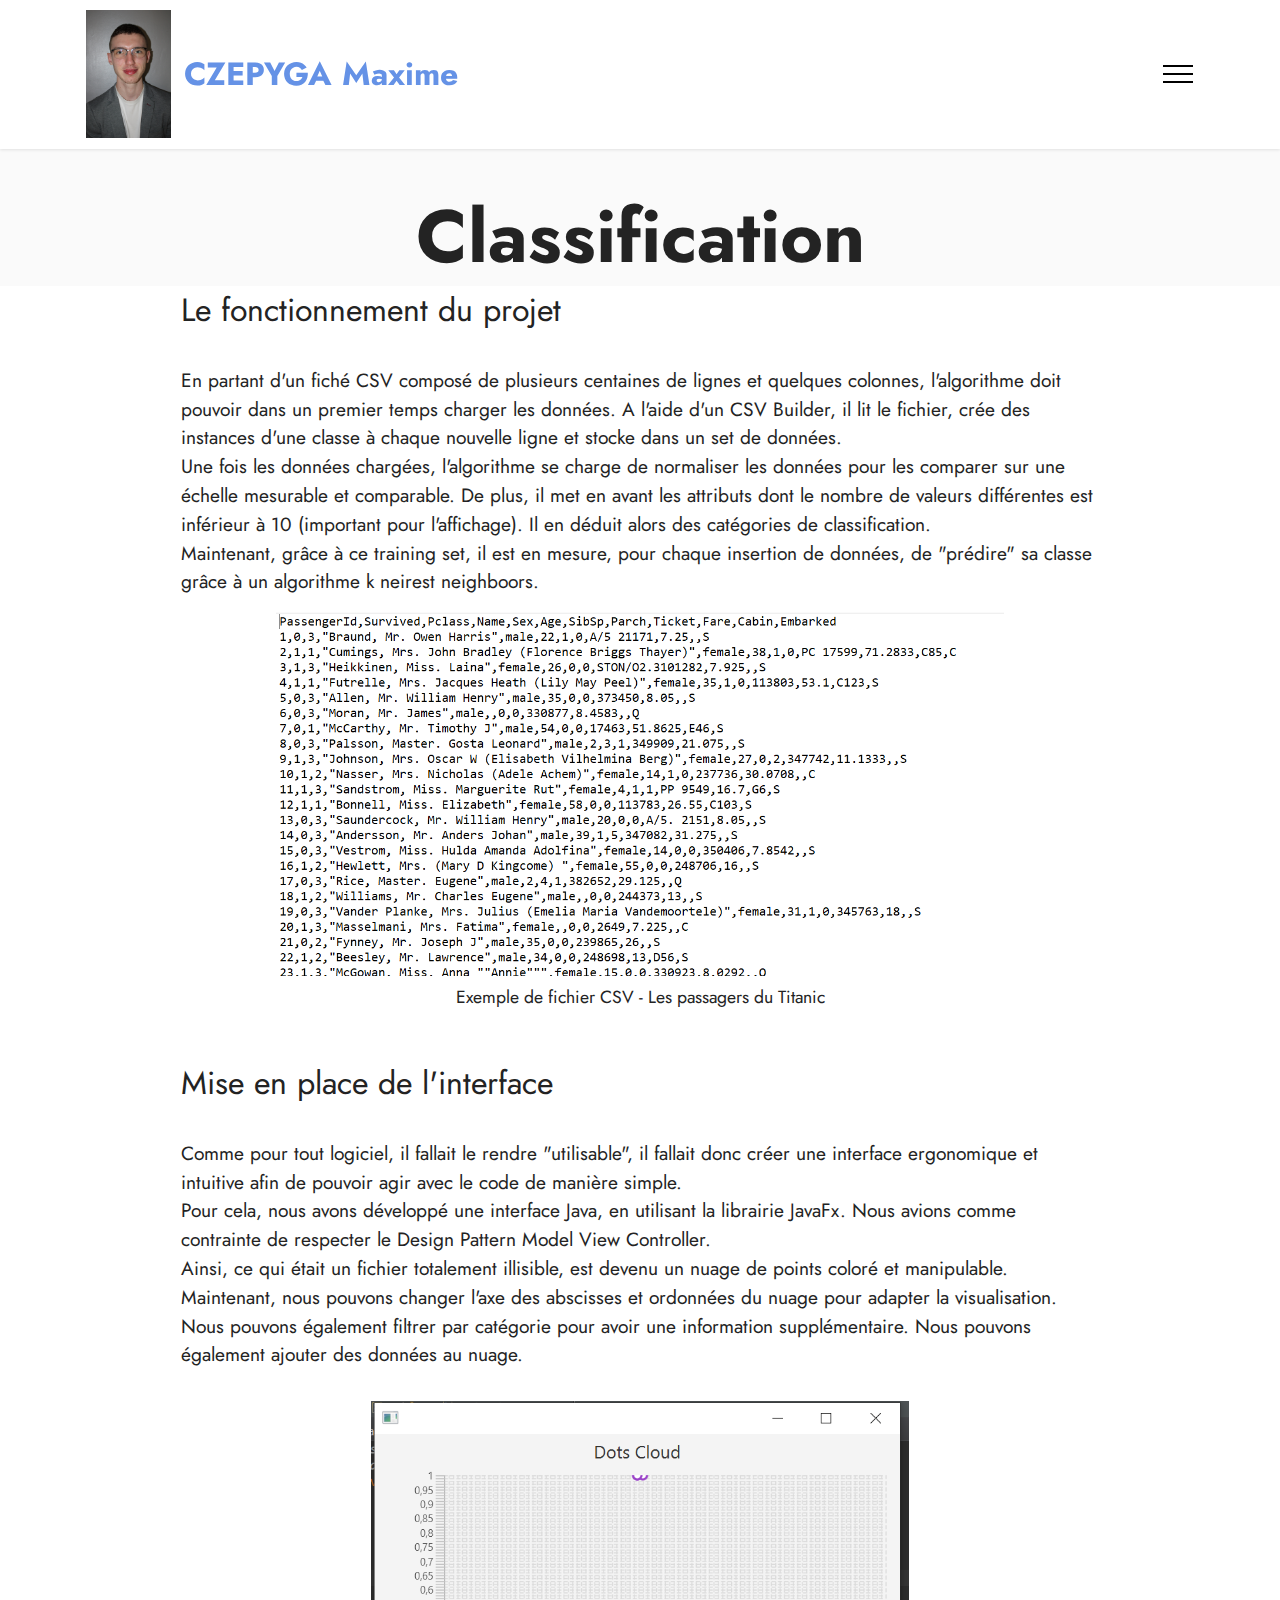
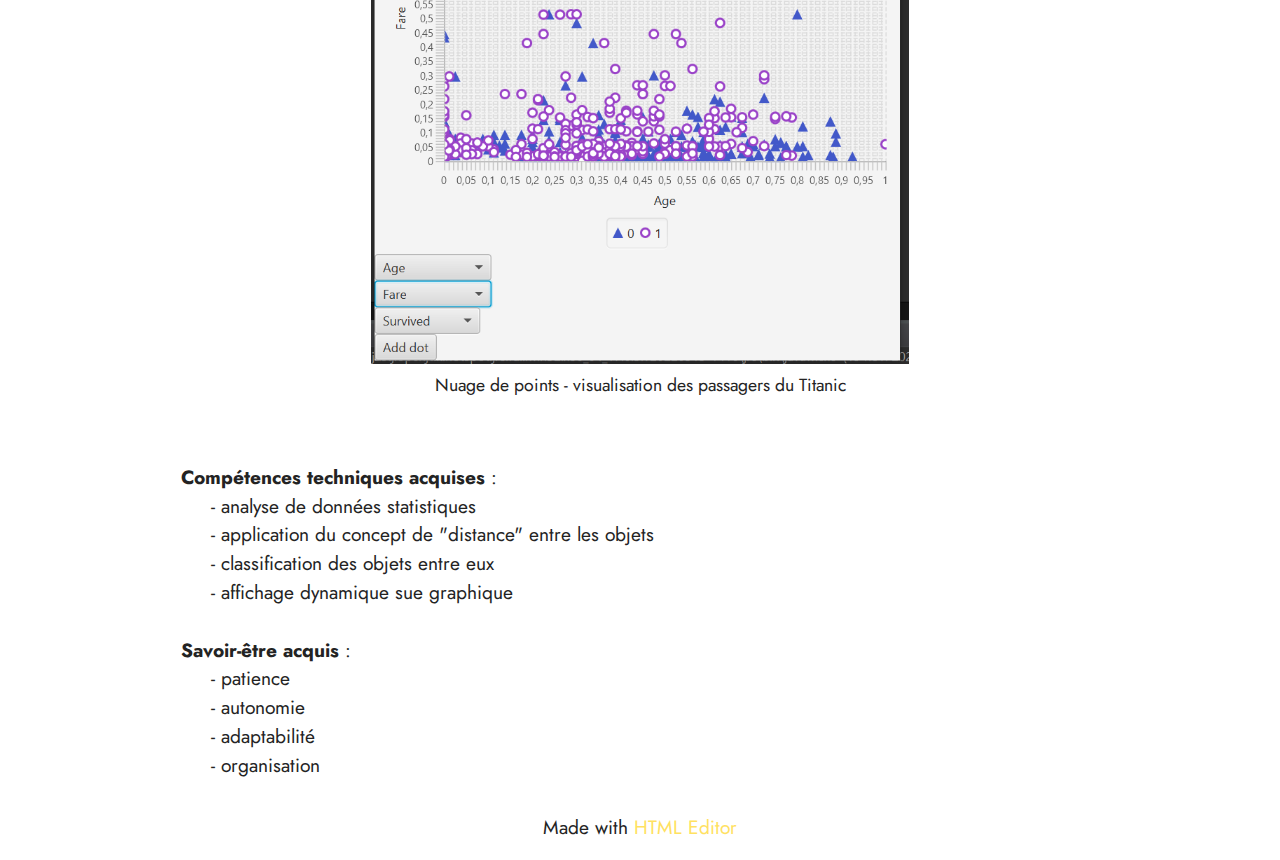
<file: page1.html>
<!DOCTYPE html>
<html  >
<head>
  <!-- Site made with Mobirise Website Builder v5.6.13, https://mobirise.com -->
  <meta charset="UTF-8">
  <meta http-equiv="X-UA-Compatible" content="IE=edge">
  <meta name="generator" content="Mobirise v5.6.13, mobirise.com">
  <meta name="twitter:card" content="summary_large_image"/>
  <meta name="twitter:image:src" content="">
  <meta property="og:image" content="">
  <meta name="twitter:title" content="Algorithme de classification">
  <meta name="viewport" content="width=device-width, initial-scale=1, minimum-scale=1">
  <link rel="shortcut icon" href="assets/images/photo-de-profil-1.jpg" type="image/x-icon">
  <meta name="description" content="">
  
  
  <title>Algorithme de classification</title>
  <link rel="stylesheet" href="assets/bootstrap/css/bootstrap.min.css">
  <link rel="stylesheet" href="assets/bootstrap/css/bootstrap-grid.min.css">
  <link rel="stylesheet" href="assets/bootstrap/css/bootstrap-reboot.min.css">
  <link rel="stylesheet" href="assets/dropdown/css/style.css">
  <link rel="stylesheet" href="assets/socicon/css/styles.css">
  <link rel="stylesheet" href="assets/theme/css/style.css">
  <link rel="preload" href="https://fonts.googleapis.com/css?family=Jost:100,200,300,400,500,600,700,800,900,100i,200i,300i,400i,500i,600i,700i,800i,900i&display=swap" as="style" onload="this.onload=null;this.rel='stylesheet'">
  <noscript><link rel="stylesheet" href="https://fonts.googleapis.com/css?family=Jost:100,200,300,400,500,600,700,800,900,100i,200i,300i,400i,500i,600i,700i,800i,900i&display=swap"></noscript>
  <link rel="preload" as="style" href="assets/mobirise/css/mbr-additional.css"><link rel="stylesheet" href="assets/mobirise/css/mbr-additional.css" type="text/css">
  
  
  
  
</head>
<body>
  
  <section data-bs-version="5.1" class="menu menu1 cid-tnAchIpyPB" once="menu" id="menu1-o">
    

    <nav class="navbar navbar-dropdown navbar-fixed-top collapsed">
        <div class="container">
            <div class="navbar-brand">
                <span class="navbar-logo">
                    
                        <img src="assets/images/photo-de-profil-1.jpg" alt="Mobirise Website Builder" style="height: 8rem;">
                    
                </span>
                <span class="navbar-caption-wrap"><a class="navbar-caption text-success display-5" href="https://mobiri.se">CZEPYGA Maxime</a></span>
            </div>
            <button class="navbar-toggler" type="button" data-toggle="collapse" data-bs-toggle="collapse" data-target="#navbarSupportedContent" data-bs-target="#navbarSupportedContent" aria-controls="navbarNavAltMarkup" aria-expanded="false" aria-label="Toggle navigation">
                <div class="hamburger">
                    <span></span>
                    <span></span>
                    <span></span>
                    <span></span>
                </div>
            </button>
            <div class="collapse navbar-collapse" id="navbarSupportedContent">
                <ul class="navbar-nav nav-dropdown nav-right" data-app-modern-menu="true"><li class="nav-item"><a class="nav-link link text-black text-primary display-4" href="index.html#content4-k">Profil</a></li><li class="nav-item"><a class="nav-link link text-black text-primary display-4" href="index.html#timeline1-d">Formation</a></li>
                    <li class="nav-item"><a class="nav-link link text-black text-primary display-4" href="index.html#content4-1p">Projets scolaires</a></li><li class="nav-item"><a class="nav-link link text-black text-primary display-4" href="index.html#image1-g">Loisirs</a></li><li class="nav-item"><a class="nav-link link text-black text-primary display-4" href="index.html#contacts2-i">Contact</a></li></ul>
                
                
            </div>
        </div>
    </nav>
</section>

<section data-bs-version="5.1" class="footer7 cid-tnAhV83R4r" once="footers" id="footer7-p">

    

    

    <div class="container">
        <div class="media-container-row align-center mbr-white">
            <div class="col-12">
                <p class="mbr-text mb-0 mbr-fonts-style display-7">Auteur : CZEPYGA Maxime</p>
            </div>
        </div>
    </div>
</section>

<section data-bs-version="5.1" class="info4 cid-tnEosLebL9" id="info4-10">
    

    
    
    <div class="container">
        <div class="row justify-content-center">
            <div class="col-12">
                <h3 class="mbr-section-title mbr-fonts-style display-1"><span style="font-size: 73.6px;"><strong>Classification</strong></span><br></h3>
                
                <div class="link-wrap">
                    
                </div>
            </div>
        </div>
    </div>
</section>

<section data-bs-version="5.1" class="content5 cid-tnEocfGxJ8" id="content5-w">
    
    <div class="container">
        <div class="row justify-content-center">
            <div class="col-md-12 col-lg-10">
                
                <h4 class="mbr-section-subtitle mbr-fonts-style mb-4 display-5">Le fonctionnement du projet</h4>
                <p class="mbr-text mbr-fonts-style display-7">
                    En partant d'un fiché CSV composé de plusieurs centaines de lignes et quelques colonnes, l'algorithme doit pouvoir dans un premier temps charger les données. A l'aide d'un CSV Builder, il lit le fichier, crée des instances d'une classe à chaque nouvelle ligne et stocke dans un set de données.<br>Une fois les données chargées, l'algorithme se charge de normaliser les données pour les comparer sur une échelle mesurable et comparable. De plus, il met en avant les attributs dont le nombre de valeurs différentes est inférieur à 10 (important pour l'affichage). Il en déduit alors des catégories de classification.<br>Maintenant, grâce à ce training set, il est en mesure, pour chaque insertion de données, de "prédire" sa classe grâce à un algorithme k neirest neighboors.</p>
            </div>
        </div>
    </div>
</section>

<section data-bs-version="5.1" class="image3 cid-tnEoeHUmzp" id="image3-x">
    

    
    

    <div class="container">
        <div class="row justify-content-center">
            <div class="col-12 col-lg-8">
                <div class="image-wrapper">
                    <img src="assets/images/passagers-t-csv.png" alt="Mobirise Website Builder">
                    <p class="mbr-description mbr-fonts-style mt-2 align-center display-4">
                        Exemple de fichier CSV - Les passagers du Titanic</p>
                </div>
            </div>
        </div>
    </div>
</section>

<section data-bs-version="5.1" class="content5 cid-tnEogfgvAc" id="content5-y">
    
    <div class="container">
        <div class="row justify-content-center">
            <div class="col-md-12 col-lg-10">
                
                <h4 class="mbr-section-subtitle mbr-fonts-style mb-4 display-5">
                    Mise en place de l'interface</h4>
                <p class="mbr-text mbr-fonts-style display-7">
                    Comme pour tout logiciel, il fallait le rendre "utilisable", il fallait donc créer une interface ergonomique et intuitive afin de pouvoir agir avec le code de manière simple.<br>Pour cela, nous avons développé une interface Java, en utilisant la librairie JavaFx. Nous avions comme contrainte de respecter le Design Pattern Model View Controller.&nbsp;<br>Ainsi, ce qui était un fichier totalement illisible, est devenu un nuage de points coloré et manipulable.&nbsp;<br>Maintenant, nous pouvons changer l'axe des abscisses et ordonnées du nuage pour adapter la visualisation. Nous pouvons également filtrer par catégorie pour avoir une information supplémentaire. Nous pouvons également ajouter des données au nuage.</p>
            </div>
        </div>
    </div>
</section>

<section data-bs-version="5.1" class="image3 cid-tnEoiUjo9q" id="image3-z">
    

    
    

    <div class="container">
        <div class="row justify-content-center">
            <div class="col-12 col-lg-6">
                <div class="image-wrapper">
                    <img src="assets/images/interface-t.png" alt="Mobirise Website Builder">
                    <p class="mbr-description mbr-fonts-style mt-2 align-center display-4">
                        Nuage de points - visualisation des passagers du Titanic</p>
                </div>
            </div>
        </div>
    </div>
</section>

<section data-bs-version="5.1" class="content5 cid-tBUzBmF3SC" id="content5-2b">
    
    <div class="container">
        <div class="row justify-content-center">
            <div class="col-md-12 col-lg-10">
                
                
                <p class="mbr-text mbr-fonts-style display-7"><strong>Compétences techniques acquises</strong> :
<br>&nbsp; &nbsp; &nbsp;- analyse de données statistiques<br>&nbsp; &nbsp; &nbsp;- application du concept de "distance" entre les objets<br>&nbsp; &nbsp; &nbsp;- classification des objets entre eux<br>&nbsp; &nbsp; &nbsp;- affichage dynamique sue graphique&nbsp;<br>
<br><strong>Savoir-être acquis</strong> : 
<br>&nbsp; &nbsp; &nbsp;- patience<br>&nbsp; &nbsp; &nbsp;- autonomie<br>&nbsp; &nbsp; &nbsp;- adaptabilité<br>&nbsp; &nbsp; &nbsp;- organisation</p>
            </div>
        </div>
    </div>
</section><section class="display-7" style="padding: 0;align-items: center;justify-content: center;flex-wrap: wrap;    align-content: center;display: flex;position: relative;height: 4rem;"><a href="https://mobiri.se/2910523" style="flex: 1 1;height: 4rem;position: absolute;width: 100%;z-index: 1;"><img alt="" style="height: 4rem;" src="[data-uri]"></a><p style="margin: 0;text-align: center;" class="display-7">Made with &#8204;</p><a style="z-index:1" href="https://mobirise.com/html-editor.html">HTML Editor</a></section><script src="assets/bootstrap/js/bootstrap.bundle.min.js"></script>  <script src="assets/smoothscroll/smooth-scroll.js"></script>  <script src="assets/ytplayer/index.js"></script>  <script src="assets/dropdown/js/navbar-dropdown.js"></script>  <script src="assets/theme/js/script.js"></script>  
  
  
</body>
</html>
</file>
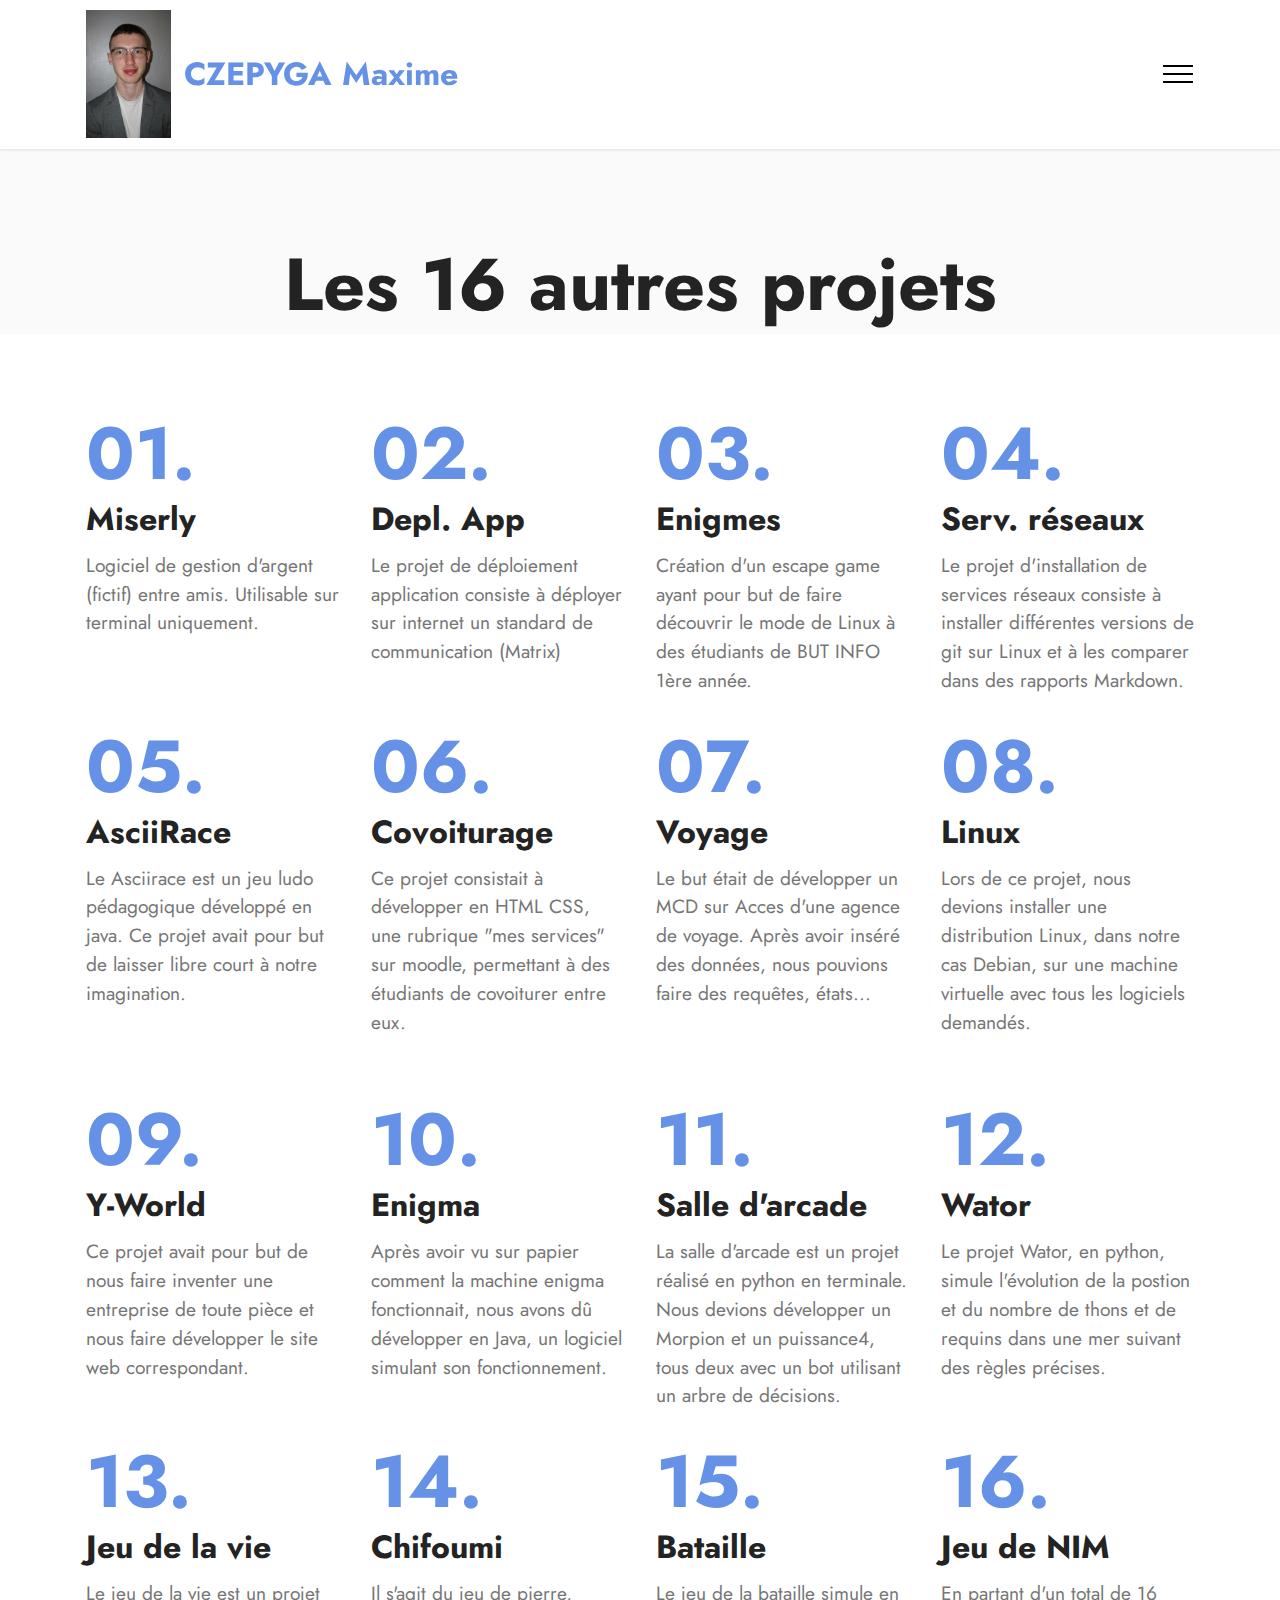
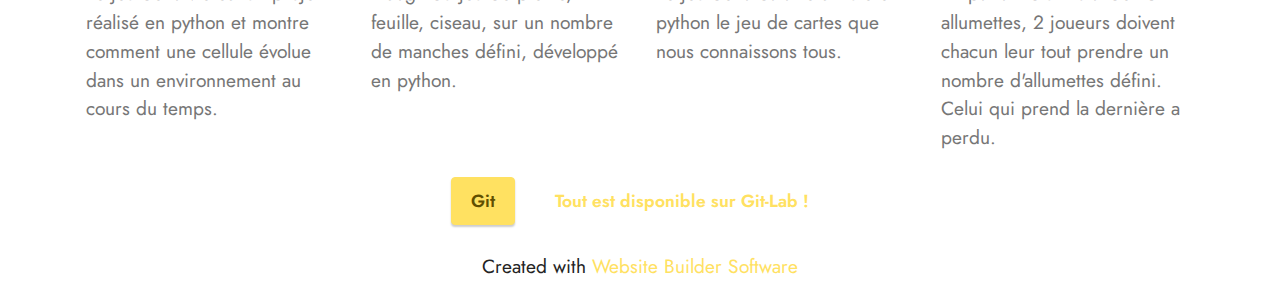
<file: page4.html>
<!DOCTYPE html>
<html  >
<head>
  <!-- Site made with Mobirise Website Builder v5.6.13, https://mobirise.com -->
  <meta charset="UTF-8">
  <meta http-equiv="X-UA-Compatible" content="IE=edge">
  <meta name="generator" content="Mobirise v5.6.13, mobirise.com">
  <meta name="twitter:card" content="summary_large_image"/>
  <meta name="twitter:image:src" content="">
  <meta property="og:image" content="">
  <meta name="twitter:title" content="Tous les projets">
  <meta name="viewport" content="width=device-width, initial-scale=1, minimum-scale=1">
  <link rel="shortcut icon" href="assets/images/photo-de-profil-1.jpg" type="image/x-icon">
  <meta name="description" content="">
  
  
  <title>Tous les projets</title>
  <link rel="stylesheet" href="assets/bootstrap/css/bootstrap.min.css">
  <link rel="stylesheet" href="assets/bootstrap/css/bootstrap-grid.min.css">
  <link rel="stylesheet" href="assets/bootstrap/css/bootstrap-reboot.min.css">
  <link rel="stylesheet" href="assets/dropdown/css/style.css">
  <link rel="stylesheet" href="assets/socicon/css/styles.css">
  <link rel="stylesheet" href="assets/theme/css/style.css">
  <link rel="preload" href="https://fonts.googleapis.com/css?family=Jost:100,200,300,400,500,600,700,800,900,100i,200i,300i,400i,500i,600i,700i,800i,900i&display=swap" as="style" onload="this.onload=null;this.rel='stylesheet'">
  <noscript><link rel="stylesheet" href="https://fonts.googleapis.com/css?family=Jost:100,200,300,400,500,600,700,800,900,100i,200i,300i,400i,500i,600i,700i,800i,900i&display=swap"></noscript>
  <link rel="preload" as="style" href="assets/mobirise/css/mbr-additional.css"><link rel="stylesheet" href="assets/mobirise/css/mbr-additional.css" type="text/css">
  
  
  
  
</head>
<body>
  
  <section data-bs-version="5.1" class="menu menu1 cid-tnAchIpyPB" once="menu" id="menu1-u">
    

    <nav class="navbar navbar-dropdown navbar-fixed-top collapsed">
        <div class="container">
            <div class="navbar-brand">
                <span class="navbar-logo">
                    
                        <img src="assets/images/photo-de-profil-1.jpg" alt="Mobirise Website Builder" style="height: 8rem;">
                    
                </span>
                <span class="navbar-caption-wrap"><a class="navbar-caption text-success display-5" href="https://mobiri.se">CZEPYGA Maxime</a></span>
            </div>
            <button class="navbar-toggler" type="button" data-toggle="collapse" data-bs-toggle="collapse" data-target="#navbarSupportedContent" data-bs-target="#navbarSupportedContent" aria-controls="navbarNavAltMarkup" aria-expanded="false" aria-label="Toggle navigation">
                <div class="hamburger">
                    <span></span>
                    <span></span>
                    <span></span>
                    <span></span>
                </div>
            </button>
            <div class="collapse navbar-collapse" id="navbarSupportedContent">
                <ul class="navbar-nav nav-dropdown nav-right" data-app-modern-menu="true"><li class="nav-item"><a class="nav-link link text-black text-primary display-4" href="index.html#content4-k">Profil</a></li><li class="nav-item"><a class="nav-link link text-black text-primary display-4" href="index.html#timeline1-d">Formation</a></li>
                    <li class="nav-item"><a class="nav-link link text-black text-primary display-4" href="index.html#content4-1p">Projets scolaires</a></li><li class="nav-item"><a class="nav-link link text-black text-primary display-4" href="index.html#image1-g">Loisirs</a></li><li class="nav-item"><a class="nav-link link text-black text-primary display-4" href="index.html#contacts2-i">Contact</a></li></ul>
                
                
            </div>
        </div>
    </nav>
</section>

<section data-bs-version="5.1" class="footer7 cid-tnAhV83R4r" once="footers" id="footer7-v">

    

    

    <div class="container">
        <div class="media-container-row align-center mbr-white">
            <div class="col-12">
                <p class="mbr-text mb-0 mbr-fonts-style display-7">Auteur : CZEPYGA Maxime</p>
            </div>
        </div>
    </div>
</section>

<section data-bs-version="5.1" class="info4 cid-tnEzhkhPPD" id="info4-1f">
    

    
    
    <div class="container">
        <div class="row justify-content-center">
            <div class="col-12">
                <h3 class="mbr-section-title mbr-fonts-style display-1">
                    <strong>Les 16 autres projets</strong></h3>
                
                <div class="link-wrap">
                    
                </div>
            </div>
        </div>
    </div>
</section>

<section data-bs-version="5.1" class="features23 cid-tnEzyzWonT" id="features23-1g">

    

    
    
    <div class="container">
        <div class="card-wrapper">
            <div class="card-box align-left">
                
                
                
            </div>
        </div>
        <!-- col-12 col-md-6 col-lg-4 -->
        <div class="row justify-content-center content-row mt-4">
            <div class="card p-4 p-md-3 col-md-6 col-lg-3">
                <div class="card-box">
                    <div class="title">
                        <span class="num mbr-fonts-style display-1"><strong>01.</strong></span>
                    </div>
                    <h4 class="card-title mbr-fonts-style display-5">
                        <strong>Miserly</strong></h4>
                    <p class="mbr-text card-text mbr-fonts-style display-7">
                        Logiciel de gestion d'argent (fictif) entre amis. Utilisable sur terminal uniquement.</p>
                </div>
            </div>
            <div class="card p-4 p-md-3 col-md-6 col-lg-3">
                <div class="card-box">
                    <div class="title">
                        <span class="num mbr-fonts-style display-1"><strong>02.</strong></span>
                    </div>
                    <h4 class="card-title mbr-fonts-style display-5"><strong>Depl. App</strong></h4>
                    <p class="mbr-text card-text mbr-fonts-style display-7">
                        Le projet de déploiement application consiste à déployer sur internet un standard de communication (Matrix)</p>
                </div>
            </div>
            <div class="card p-4 p-md-3 col-md-6 col-lg-3">
                <div class="card-box">
                    <div class="title">
                        <span class="num mbr-fonts-style display-1"><strong>03.</strong></span>
                    </div>
                    <h4 class="card-title mbr-fonts-style display-5">
                        <strong>Enigmes</strong></h4>
                    <p class="mbr-text card-text mbr-fonts-style display-7">
                        Création d'un escape game ayant pour but de faire découvrir le mode de Linux à des étudiants de BUT INFO 1ère année.</p>
                </div>
            </div>
            <div class="card p-4 p-md-3 col-md-6 col-lg-3">
                <div class="card-box">
                    <div class="title">
                        <span class="num mbr-fonts-style display-1"><strong>04.</strong></span>
                    </div>
                    <h4 class="card-title mbr-fonts-style display-5">
                        <strong>Serv. réseaux</strong></h4>
                    <p class="mbr-text card-text mbr-fonts-style display-7">
                        Le projet d'installation de services réseaux consiste à installer différentes versions de git sur Linux et à les comparer dans des rapports Markdown.</p>
                </div>
            </div>
            <div class="card p-4 p-md-3 col-md-6 col-lg-3">
                <div class="card-box">
                    <div class="title">
                        <span class="num mbr-fonts-style display-1"><strong>05.</strong></span>
                    </div>
                    <h4 class="card-title mbr-fonts-style display-5">
                        <strong>AsciiRace</strong></h4>
                    <p class="mbr-text card-text mbr-fonts-style display-7">Le Asciirace est un jeu ludo pédagogique développé en java. Ce projet avait pour but de laisser libre court à notre imagination.</p>
                </div>
            </div>
            <div class="card p-4 p-md-3 col-md-6 col-lg-3">
                <div class="card-box">
                    <div class="title">
                        <span class="num mbr-fonts-style display-1"><strong>06.</strong></span>
                    </div>
                    <h4 class="card-title mbr-fonts-style display-5">
                        <strong>Covoiturage</strong></h4>
                    <p class="mbr-text card-text mbr-fonts-style display-7">
                        Ce projet consistait à développer en HTML CSS, une rubrique "mes services" sur moodle, permettant à des étudiants de covoiturer entre eux.&nbsp;&nbsp;</p>
                </div>
            </div>
            <div class="card p-4 p-md-3 col-md-6 col-lg-3">
                <div class="card-box">
                    <div class="title">
                        <span class="num mbr-fonts-style display-1"><strong>07.</strong></span>
                    </div>
                    <h4 class="card-title mbr-fonts-style display-5">
                        <strong>Voyage</strong></h4>
                    <p class="mbr-text card-text mbr-fonts-style display-7">
                        Le but était de développer un MCD sur Acces d'une agence de voyage. Après avoir inséré des données, nous pouvions faire des requêtes, états...</p>
                </div>
            </div>
            <div class="card p-4 p-md-3 col-md-6 col-lg-3">
                <div class="card-box">
                    <div class="title">
                        <span class="num mbr-fonts-style display-1"><strong>08.</strong></span>
                    </div>
                    <h4 class="card-title mbr-fonts-style display-5">
                        <strong>Linux</strong></h4>
                    <p class="mbr-text card-text mbr-fonts-style display-7">
                        Lors de ce projet, nous devions installer une distribution Linux, dans notre cas Debian, sur une machine virtuelle avec tous les logiciels demandés.</p>
                </div>
            </div>
        </div>
    </div>
</section>

<section data-bs-version="5.1" class="features23 cid-tnEzLDKO8I" id="features23-1h">

    

    
    
    <div class="container">
        <div class="card-wrapper">
            <div class="card-box align-left">
                
                
                
            </div>
        </div>
        <!-- col-12 col-md-6 col-lg-4 -->
        <div class="row justify-content-center content-row mt-4">
            <div class="card p-4 p-md-3 col-md-6 col-lg-3">
                <div class="card-box">
                    <div class="title">
                        <span class="num mbr-fonts-style display-1"><strong>09.</strong></span>
                    </div>
                    <h4 class="card-title mbr-fonts-style display-5">
                        <strong>Y-World</strong></h4>
                    <p class="mbr-text card-text mbr-fonts-style display-7">
                        Ce projet avait pour but de nous faire inventer une entreprise de toute pièce et nous faire développer le site web correspondant.</p>
                </div>
            </div>
            <div class="card p-4 p-md-3 col-md-6 col-lg-3">
                <div class="card-box">
                    <div class="title">
                        <span class="num mbr-fonts-style display-1"><strong>10.</strong></span>
                    </div>
                    <h4 class="card-title mbr-fonts-style display-5">
                        <strong>Enigma</strong></h4>
                    <p class="mbr-text card-text mbr-fonts-style display-7">
                        Après avoir vu sur papier comment la machine enigma fonctionnait, nous avons dû développer en Java, un logiciel simulant son fonctionnement.</p>
                </div>
            </div>
            <div class="card p-4 p-md-3 col-md-6 col-lg-3">
                <div class="card-box">
                    <div class="title">
                        <span class="num mbr-fonts-style display-1"><strong>11.</strong></span>
                    </div>
                    <h4 class="card-title mbr-fonts-style display-5">
                        <strong>Salle d'arcade</strong></h4>
                    <p class="mbr-text card-text mbr-fonts-style display-7">
                        La salle d'arcade est un projet réalisé en python en terminale. Nous devions développer un Morpion et un puissance4, tous deux avec un bot utilisant un arbre de décisions.</p>
                </div>
            </div>
            <div class="card p-4 p-md-3 col-md-6 col-lg-3">
                <div class="card-box">
                    <div class="title">
                        <span class="num mbr-fonts-style display-1"><strong>12.</strong></span>
                    </div>
                    <h4 class="card-title mbr-fonts-style display-5"><strong>Wator</strong></h4>
                    <p class="mbr-text card-text mbr-fonts-style display-7">
                        Le projet Wator, en python, simule l'évolution de la postion et du nombre de thons et de requins dans une mer suivant des règles précises.</p>
                </div>
            </div>
            <div class="card p-4 p-md-3 col-md-6 col-lg-3">
                <div class="card-box">
                    <div class="title">
                        <span class="num mbr-fonts-style display-1"><strong>13.</strong></span>
                    </div>
                    <h4 class="card-title mbr-fonts-style display-5">
                        <strong>Jeu de la vie</strong></h4>
                    <p class="mbr-text card-text mbr-fonts-style display-7">
                        Le jeu de la vie est un projet réalisé en python et montre comment une cellule évolue dans un environnement au cours du temps.&nbsp;</p>
                </div>
            </div>
            <div class="card p-4 p-md-3 col-md-6 col-lg-3">
                <div class="card-box">
                    <div class="title">
                        <span class="num mbr-fonts-style display-1"><strong>14.</strong></span>
                    </div>
                    <h4 class="card-title mbr-fonts-style display-5">
                        <strong>Chifoumi</strong></h4>
                    <p class="mbr-text card-text mbr-fonts-style display-7">
                        Il s'agit du jeu de pierre, feuille, ciseau, sur un nombre de manches défini, développé en python.</p>
                </div>
            </div>
            <div class="card p-4 p-md-3 col-md-6 col-lg-3">
                <div class="card-box">
                    <div class="title">
                        <span class="num mbr-fonts-style display-1"><strong>15.</strong></span>
                    </div>
                    <h4 class="card-title mbr-fonts-style display-5">
                        <strong>Bataille</strong></h4>
                    <p class="mbr-text card-text mbr-fonts-style display-7">
                        Le jeu de la bataille simule en python le jeu de cartes que nous connaissons tous.</p>
                </div>
            </div>
            <div class="card p-4 p-md-3 col-md-6 col-lg-3">
                <div class="card-box">
                    <div class="title">
                        <span class="num mbr-fonts-style display-1"><strong>16.</strong></span>
                    </div>
                    <h4 class="card-title mbr-fonts-style display-5"><strong>Jeu de NIM</strong></h4>
                    <p class="mbr-text card-text mbr-fonts-style display-7">
                        En partant d'un total de 16 allumettes, 2 joueurs doivent chacun leur tout prendre un nombre d'allumettes défini. Celui qui prend la dernière a perdu.</p>
                </div>
            </div>
        </div>
    </div>
</section>

<section data-bs-version="5.1" class="content11 cid-tnEGod3zXB" id="content11-1i">
    
    <div class="container">
        <div class="row justify-content-center">
            <div class="col-md-12 col-lg-10">
                <div class="mbr-section-btn align-center"><a class="btn btn-primary display-4" href="https://gitlab.univ-lille.fr/maxime.czepyga.etu/portfolio.git">Git</a>
                    <a class="btn btn-primary-outline display-4" href="">Tout est disponible sur Git-Lab !</a></div>
            </div>
        </div>
    </div>
</section><section class="display-7" style="padding: 0;align-items: center;justify-content: center;flex-wrap: wrap;    align-content: center;display: flex;position: relative;height: 4rem;"><a href="https://mobiri.se/2910523" style="flex: 1 1;height: 4rem;position: absolute;width: 100%;z-index: 1;"><img alt="" style="height: 4rem;" src="[data-uri]"></a><p style="margin: 0;text-align: center;" class="display-7">Created with &#8204;</p><a style="z-index:1" href="https://mobirise.com"> Website Builder Software</a></section><script src="assets/bootstrap/js/bootstrap.bundle.min.js"></script>  <script src="assets/smoothscroll/smooth-scroll.js"></script>  <script src="assets/ytplayer/index.js"></script>  <script src="assets/dropdown/js/navbar-dropdown.js"></script>  <script src="assets/theme/js/script.js"></script>  
  
  
</body>
</html>
</file>
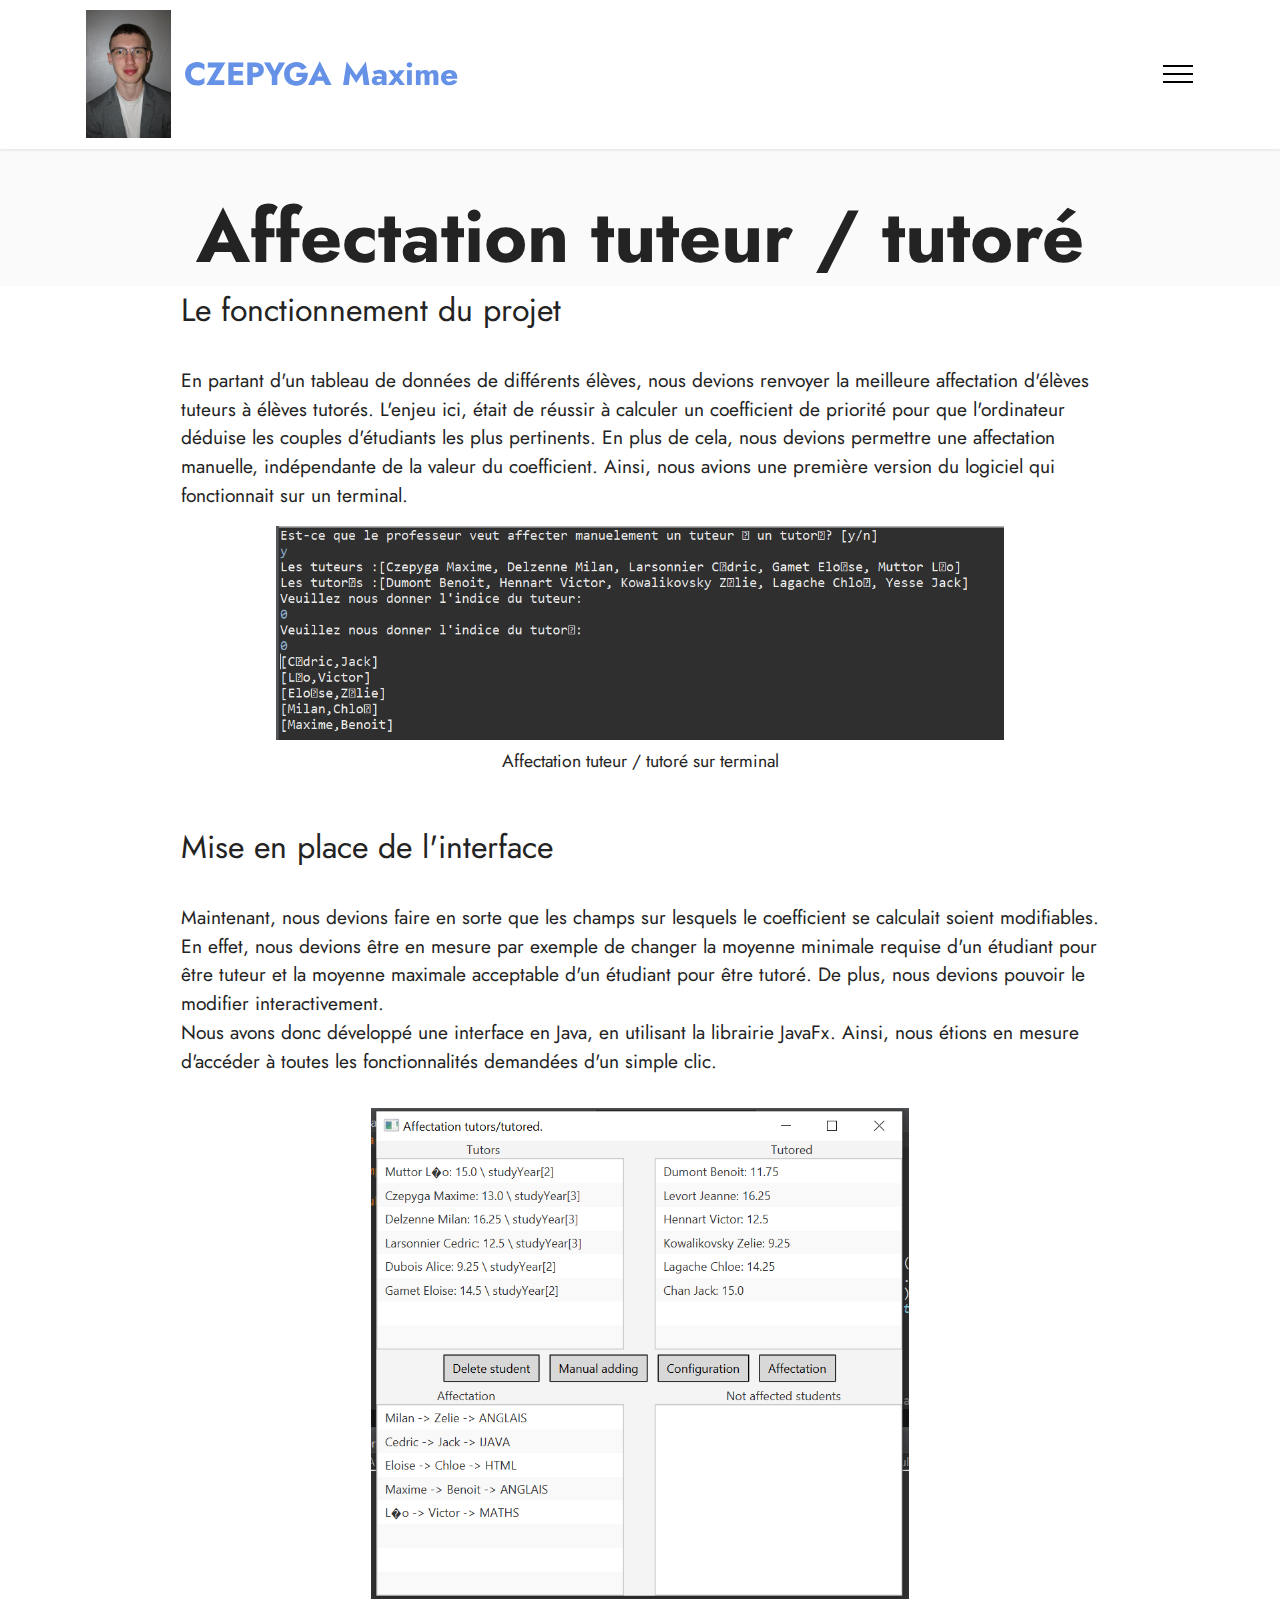
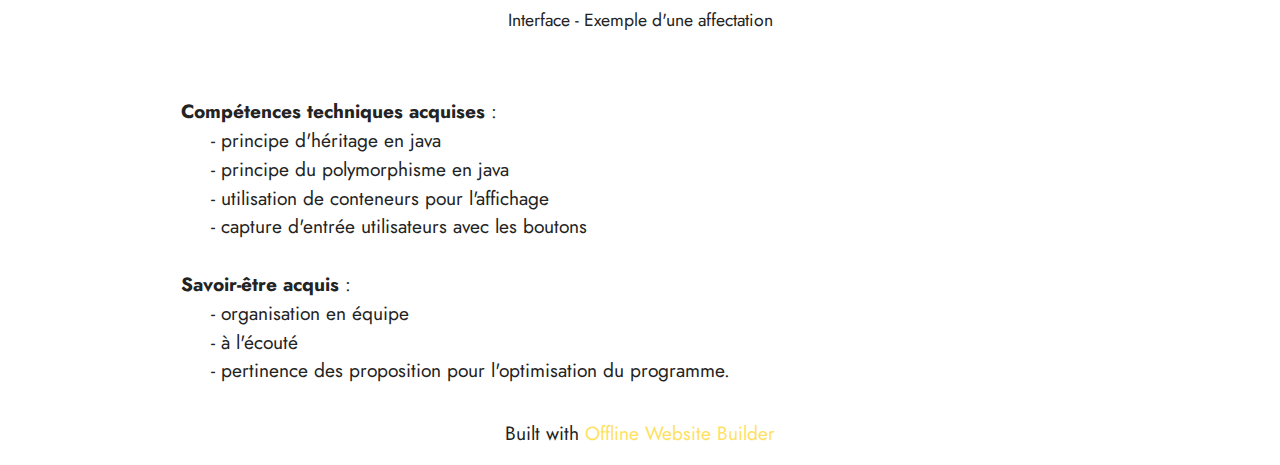
<file: page5.html>
<!DOCTYPE html>
<html  >
<head>
  <!-- Site made with Mobirise Website Builder v5.6.13, https://mobirise.com -->
  <meta charset="UTF-8">
  <meta http-equiv="X-UA-Compatible" content="IE=edge">
  <meta name="generator" content="Mobirise v5.6.13, mobirise.com">
  <meta name="twitter:card" content="summary_large_image"/>
  <meta name="twitter:image:src" content="">
  <meta property="og:image" content="">
  <meta name="twitter:title" content="Affectation tuteur / tutoré">
  <meta name="viewport" content="width=device-width, initial-scale=1, minimum-scale=1">
  <link rel="shortcut icon" href="assets/images/photo-de-profil-1.jpg" type="image/x-icon">
  <meta name="description" content="">
  
  
  <title>Affectation tuteur / tutoré</title>
  <link rel="stylesheet" href="assets/bootstrap/css/bootstrap.min.css">
  <link rel="stylesheet" href="assets/bootstrap/css/bootstrap-grid.min.css">
  <link rel="stylesheet" href="assets/bootstrap/css/bootstrap-reboot.min.css">
  <link rel="stylesheet" href="assets/dropdown/css/style.css">
  <link rel="stylesheet" href="assets/socicon/css/styles.css">
  <link rel="stylesheet" href="assets/theme/css/style.css">
  <link rel="preload" href="https://fonts.googleapis.com/css?family=Jost:100,200,300,400,500,600,700,800,900,100i,200i,300i,400i,500i,600i,700i,800i,900i&display=swap" as="style" onload="this.onload=null;this.rel='stylesheet'">
  <noscript><link rel="stylesheet" href="https://fonts.googleapis.com/css?family=Jost:100,200,300,400,500,600,700,800,900,100i,200i,300i,400i,500i,600i,700i,800i,900i&display=swap"></noscript>
  <link rel="preload" as="style" href="assets/mobirise/css/mbr-additional.css"><link rel="stylesheet" href="assets/mobirise/css/mbr-additional.css" type="text/css">
  
  
  
  
</head>
<body>
  
  <section data-bs-version="5.1" class="menu menu1 cid-tnEvjKu70F" once="menu" id="menu1-11">
    

    <nav class="navbar navbar-dropdown navbar-fixed-top collapsed">
        <div class="container">
            <div class="navbar-brand">
                <span class="navbar-logo">
                    
                        <img src="assets/images/photo-de-profil-1.jpg" alt="Mobirise Website Builder" style="height: 8rem;">
                    
                </span>
                <span class="navbar-caption-wrap"><a class="navbar-caption text-success display-5" href="https://mobiri.se">CZEPYGA Maxime</a></span>
            </div>
            <button class="navbar-toggler" type="button" data-toggle="collapse" data-bs-toggle="collapse" data-target="#navbarSupportedContent" data-bs-target="#navbarSupportedContent" aria-controls="navbarNavAltMarkup" aria-expanded="false" aria-label="Toggle navigation">
                <div class="hamburger">
                    <span></span>
                    <span></span>
                    <span></span>
                    <span></span>
                </div>
            </button>
            <div class="collapse navbar-collapse" id="navbarSupportedContent">
                <ul class="navbar-nav nav-dropdown nav-right" data-app-modern-menu="true"><li class="nav-item"><a class="nav-link link text-black text-primary display-4" href="index.html#content4-k">Profil</a></li><li class="nav-item"><a class="nav-link link text-black text-primary display-4" href="index.html#timeline1-d">Formation</a></li>
                    <li class="nav-item"><a class="nav-link link text-black text-primary display-4" href="index.html#content4-1p">Projets scolaires</a></li><li class="nav-item"><a class="nav-link link text-black text-primary display-4" href="index.html#image1-g">Loisirs</a></li><li class="nav-item"><a class="nav-link link text-black text-primary display-4" href="index.html#contacts2-i">Contact</a></li></ul>
                
                
            </div>
        </div>
    </nav>
</section>

<section data-bs-version="5.1" class="footer7 cid-tnEvjKNUZY" once="footers" id="footer7-12">

    

    

    <div class="container">
        <div class="media-container-row align-center mbr-white">
            <div class="col-12">
                <p class="mbr-text mb-0 mbr-fonts-style display-7">Auteur : CZEPYGA Maxime</p>
            </div>
        </div>
    </div>
</section>

<section data-bs-version="5.1" class="info4 cid-tnEvjL8EGp" id="info4-13">
    

    
    
    <div class="container">
        <div class="row justify-content-center">
            <div class="col-12">
                <h3 class="mbr-section-title mbr-fonts-style display-1"><span style="font-size: 73.6px;"><strong>Affectation tuteur / tutoré</strong></span><br></h3>
                
                <div class="link-wrap">
                    
                </div>
            </div>
        </div>
    </div>
</section>

<section data-bs-version="5.1" class="content5 cid-tnEvjLsdQo" id="content5-14">
    
    <div class="container">
        <div class="row justify-content-center">
            <div class="col-md-12 col-lg-10">
                
                <h4 class="mbr-section-subtitle mbr-fonts-style mb-4 display-5">Le fonctionnement du projet</h4>
                <p class="mbr-text mbr-fonts-style display-7">
                    En partant d'un tableau de données de différents élèves, nous devions renvoyer la meilleure affectation d'élèves tuteurs à élèves tutorés. L'enjeu ici, était de réussir à calculer un coefficient de priorité pour que l'ordinateur déduise les couples d'étudiants les plus pertinents. En plus de cela, nous devions permettre une affectation manuelle, indépendante de la valeur du coefficient. Ainsi, nous avions une première version du logiciel qui fonctionnait sur un terminal.</p>
            </div>
        </div>
    </div>
</section>

<section data-bs-version="5.1" class="image3 cid-tnEvjLJLMm" id="image3-15">
    

    
    

    <div class="container">
        <div class="row justify-content-center">
            <div class="col-12 col-lg-8">
                <div class="image-wrapper">
                    <img src="assets/images/model-tuteurs-tutored.png" alt="Mobirise Website Builder">
                    <p class="mbr-description mbr-fonts-style mt-2 align-center display-4">
                        Affectation tuteur / tutoré sur terminal</p>
                </div>
            </div>
        </div>
    </div>
</section>

<section data-bs-version="5.1" class="content5 cid-tnEvjM2tQ4" id="content5-16">
    
    <div class="container">
        <div class="row justify-content-center">
            <div class="col-md-12 col-lg-10">
                
                <h4 class="mbr-section-subtitle mbr-fonts-style mb-4 display-5">
                    Mise en place de l'interface</h4>
                <p class="mbr-text mbr-fonts-style display-7">Maintenant, nous devions faire en sorte que les champs sur lesquels le coefficient se calculait soient modifiables. En effet, nous devions être en mesure par exemple de changer la moyenne minimale requise d'un étudiant pour être tuteur et la moyenne maximale acceptable d'un étudiant pour être tutoré. De plus, nous devions pouvoir le modifier interactivement.<br>Nous avons donc développé une interface en Java, en utilisant la librairie JavaFx. Ainsi, nous étions en mesure d'accéder à toutes les fonctionnalités demandées d'un simple clic.</p>
            </div>
        </div>
    </div>
</section>

<section data-bs-version="5.1" class="image3 cid-tnEvjMhNym" id="image3-17">
    

    
    

    <div class="container">
        <div class="row justify-content-center">
            <div class="col-12 col-lg-6">
                <div class="image-wrapper">
                    <img src="assets/images/interface-tuteur.png" alt="Mobirise Website Builder">
                    <p class="mbr-description mbr-fonts-style mt-2 align-center display-4">
                        Interface - Exemple d'une affectation</p>
                </div>
            </div>
        </div>
    </div>
</section>

<section data-bs-version="5.1" class="content5 cid-tBUClq7H9M" id="content5-2d">
    
    <div class="container">
        <div class="row justify-content-center">
            <div class="col-md-12 col-lg-10">
                
                
                <p class="mbr-text mbr-fonts-style display-7"><strong>Compétences techniques acquises</strong> :
<br>&nbsp; &nbsp; &nbsp;- principe d'héritage en java<br>&nbsp; &nbsp; &nbsp;- principe du polymorphisme en java<br>&nbsp; &nbsp; &nbsp;- utilisation de conteneurs pour l'affichage<br>&nbsp; &nbsp; &nbsp;- capture d'entrée utilisateurs avec les boutons<br>
<br><strong>Savoir-être acquis</strong> :
<br>&nbsp; &nbsp; &nbsp;- organisation en équipe<br>&nbsp; &nbsp; &nbsp;- à l'écouté<br>&nbsp; &nbsp; &nbsp;- pertinence des proposition pour l'optimisation du programme.&nbsp;</p>
            </div>
        </div>
    </div>
</section><section class="display-7" style="padding: 0;align-items: center;justify-content: center;flex-wrap: wrap;    align-content: center;display: flex;position: relative;height: 4rem;"><a href="https://mobiri.se/2910523" style="flex: 1 1;height: 4rem;position: absolute;width: 100%;z-index: 1;"><img alt="" style="height: 4rem;" src="[data-uri]"></a><p style="margin: 0;text-align: center;" class="display-7">Built with &#8204;</p><a style="z-index:1" href="https://mobirise.com/offline-website-builder.html">Offline Website Builder</a></section><script src="assets/bootstrap/js/bootstrap.bundle.min.js"></script>  <script src="assets/smoothscroll/smooth-scroll.js"></script>  <script src="assets/ytplayer/index.js"></script>  <script src="assets/dropdown/js/navbar-dropdown.js"></script>  <script src="assets/theme/js/script.js"></script>  
  
  
</body>
</html>
</file>
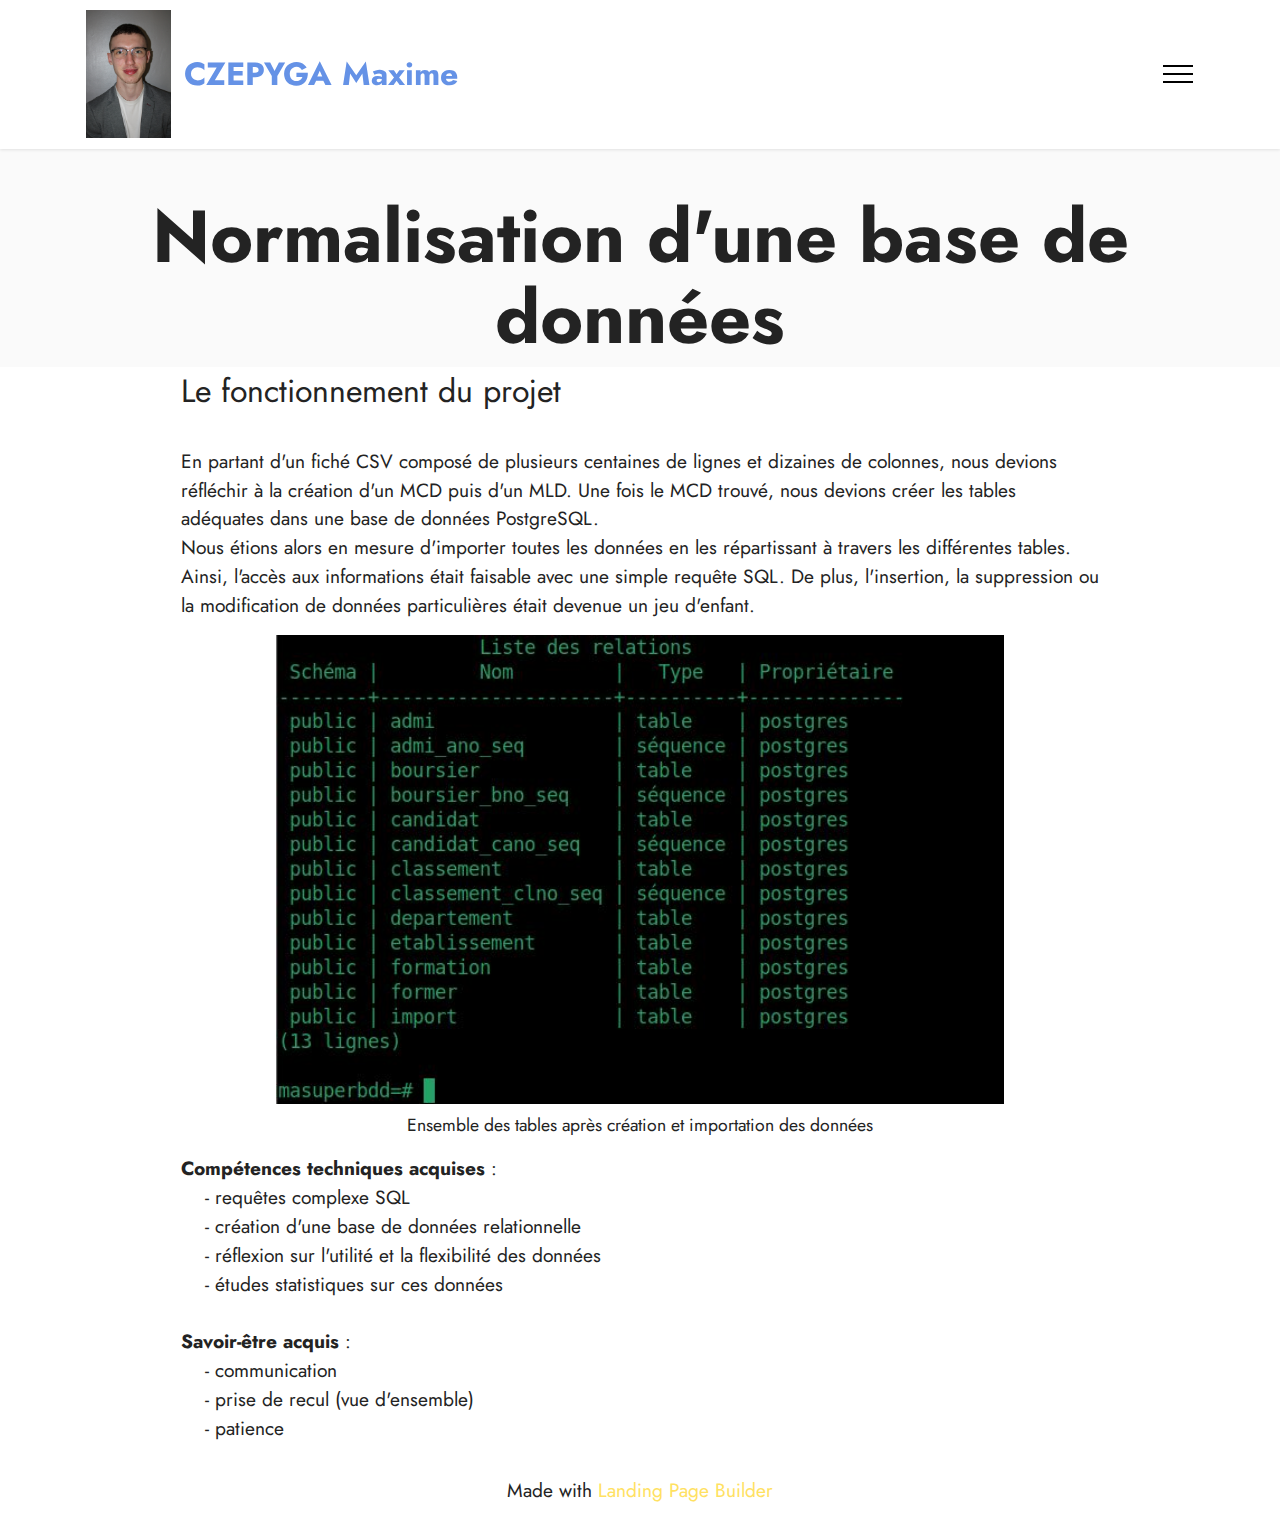
<file: page6.html>
<!DOCTYPE html>
<html  >
<head>
  <!-- Site made with Mobirise Website Builder v5.6.13, https://mobirise.com -->
  <meta charset="UTF-8">
  <meta http-equiv="X-UA-Compatible" content="IE=edge">
  <meta name="generator" content="Mobirise v5.6.13, mobirise.com">
  <meta name="twitter:card" content="summary_large_image"/>
  <meta name="twitter:image:src" content="">
  <meta property="og:image" content="">
  <meta name="twitter:title" content="Normalisation d'une base de données">
  <meta name="viewport" content="width=device-width, initial-scale=1, minimum-scale=1">
  <link rel="shortcut icon" href="assets/images/photo-de-profil-1.jpg" type="image/x-icon">
  <meta name="description" content="">
  
  
  <title>Normalisation d'une base de données</title>
  <link rel="stylesheet" href="assets/bootstrap/css/bootstrap.min.css">
  <link rel="stylesheet" href="assets/bootstrap/css/bootstrap-grid.min.css">
  <link rel="stylesheet" href="assets/bootstrap/css/bootstrap-reboot.min.css">
  <link rel="stylesheet" href="assets/dropdown/css/style.css">
  <link rel="stylesheet" href="assets/socicon/css/styles.css">
  <link rel="stylesheet" href="assets/theme/css/style.css">
  <link rel="preload" href="https://fonts.googleapis.com/css?family=Jost:100,200,300,400,500,600,700,800,900,100i,200i,300i,400i,500i,600i,700i,800i,900i&display=swap" as="style" onload="this.onload=null;this.rel='stylesheet'">
  <noscript><link rel="stylesheet" href="https://fonts.googleapis.com/css?family=Jost:100,200,300,400,500,600,700,800,900,100i,200i,300i,400i,500i,600i,700i,800i,900i&display=swap"></noscript>
  <link rel="preload" as="style" href="assets/mobirise/css/mbr-additional.css"><link rel="stylesheet" href="assets/mobirise/css/mbr-additional.css" type="text/css">
  
  
  
  
</head>
<body>
  
  <section data-bs-version="5.1" class="menu menu1 cid-tnExPlVOQ9" once="menu" id="menu1-18">
    

    <nav class="navbar navbar-dropdown navbar-fixed-top collapsed">
        <div class="container">
            <div class="navbar-brand">
                <span class="navbar-logo">
                    
                        <img src="assets/images/photo-de-profil-1.jpg" alt="Mobirise Website Builder" style="height: 8rem;">
                    
                </span>
                <span class="navbar-caption-wrap"><a class="navbar-caption text-success display-5" href="https://mobiri.se">CZEPYGA Maxime</a></span>
            </div>
            <button class="navbar-toggler" type="button" data-toggle="collapse" data-bs-toggle="collapse" data-target="#navbarSupportedContent" data-bs-target="#navbarSupportedContent" aria-controls="navbarNavAltMarkup" aria-expanded="false" aria-label="Toggle navigation">
                <div class="hamburger">
                    <span></span>
                    <span></span>
                    <span></span>
                    <span></span>
                </div>
            </button>
            <div class="collapse navbar-collapse" id="navbarSupportedContent">
                <ul class="navbar-nav nav-dropdown nav-right" data-app-modern-menu="true"><li class="nav-item"><a class="nav-link link text-black text-primary display-4" href="index.html#content4-k">Profil</a></li><li class="nav-item"><a class="nav-link link text-black text-primary display-4" href="index.html#timeline1-d">Formation</a></li>
                    <li class="nav-item"><a class="nav-link link text-black text-primary display-4" href="index.html#content4-1p">Projets scolaires</a></li><li class="nav-item"><a class="nav-link link text-black text-primary display-4" href="index.html#image1-g">Loisirs</a></li><li class="nav-item"><a class="nav-link link text-black text-primary display-4" href="index.html#contacts2-i">Contact</a></li></ul>
                
                
            </div>
        </div>
    </nav>
</section>

<section data-bs-version="5.1" class="footer7 cid-tnExPmeGJz" once="footers" id="footer7-19">

    

    

    <div class="container">
        <div class="media-container-row align-center mbr-white">
            <div class="col-12">
                <p class="mbr-text mb-0 mbr-fonts-style display-7">Auteur : CZEPYGA Maxime</p>
            </div>
        </div>
    </div>
</section>

<section data-bs-version="5.1" class="info4 cid-tnExPmuDfx" id="info4-1a">
    

    
    
    <div class="container">
        <div class="row justify-content-center">
            <div class="col-12">
                <h3 class="mbr-section-title mbr-fonts-style display-1"><span style="font-size: 73.6px;"><strong>Normalisation d'une base de données</strong></span><br></h3>
                
                <div class="link-wrap">
                    
                </div>
            </div>
        </div>
    </div>
</section>

<section data-bs-version="5.1" class="content5 cid-tnExPmN05h" id="content5-1b">
    
    <div class="container">
        <div class="row justify-content-center">
            <div class="col-md-12 col-lg-10">
                
                <h4 class="mbr-section-subtitle mbr-fonts-style mb-4 display-5">Le fonctionnement du projet</h4>
                <p class="mbr-text mbr-fonts-style display-7">
                    En partant d'un fiché CSV composé de plusieurs centaines de lignes et dizaines de colonnes, nous devions réfléchir à la création d'un MCD puis d'un MLD. Une fois le MCD trouvé, nous devions créer les tables adéquates dans une base de données PostgreSQL.<br>Nous étions alors en mesure d'importer toutes les données en les répartissant à travers les différentes tables. Ainsi, l'accès aux informations était faisable avec une simple requête SQL. De plus, l'insertion, la suppression ou la modification de données particulières était devenue un jeu d'enfant.</p>
            </div>
        </div>
    </div>
</section>

<section data-bs-version="5.1" class="image3 cid-tnExPn3mnO" id="image3-1c">
    

    
    

    <div class="container">
        <div class="row justify-content-center">
            <div class="col-12 col-lg-8">
                <div class="image-wrapper">
                    <img src="assets/images/liste-tables.jpg" alt="Mobirise Website Builder">
                    <p class="mbr-description mbr-fonts-style mt-2 align-center display-4">
                        Ensemble des tables après création et importation des données</p>
                </div>
            </div>
        </div>
    </div>
</section>

<section data-bs-version="5.1" class="content5 cid-tBUAY1xsu8" id="content5-2c">
    
    <div class="container">
        <div class="row justify-content-center">
            <div class="col-md-12 col-lg-10">
                
                
                <p class="mbr-text mbr-fonts-style display-7"><strong>Compétences techniques acquises</strong> :
<br>&nbsp; &nbsp; - requêtes complexe SQL<br>&nbsp; &nbsp; - création d'une base de données relationnelle<br>&nbsp; &nbsp; - réflexion sur l'utilité et la flexibilité des données<br>&nbsp; &nbsp; - études statistiques sur ces données<br>
<br><strong>Savoir-être acquis</strong> : 
<br>&nbsp; &nbsp; - communication<br>&nbsp; &nbsp; - prise de recul (vue d'ensemble)<br>&nbsp; &nbsp; - patience<br></p>
            </div>
        </div>
    </div>
</section><section class="display-7" style="padding: 0;align-items: center;justify-content: center;flex-wrap: wrap;    align-content: center;display: flex;position: relative;height: 4rem;"><a href="https://mobiri.se/2910523" style="flex: 1 1;height: 4rem;position: absolute;width: 100%;z-index: 1;"><img alt="" style="height: 4rem;" src="[data-uri]"></a><p style="margin: 0;text-align: center;" class="display-7">Made with &#8204;</p><a style="z-index:1" href="https://mobirise.com/builder/landing-page-builder.html">Landing Page Builder</a></section><script src="assets/bootstrap/js/bootstrap.bundle.min.js"></script>  <script src="assets/smoothscroll/smooth-scroll.js"></script>  <script src="assets/ytplayer/index.js"></script>  <script src="assets/dropdown/js/navbar-dropdown.js"></script>  <script src="assets/theme/js/script.js"></script>  
  
  
</body>
</html>
</file>
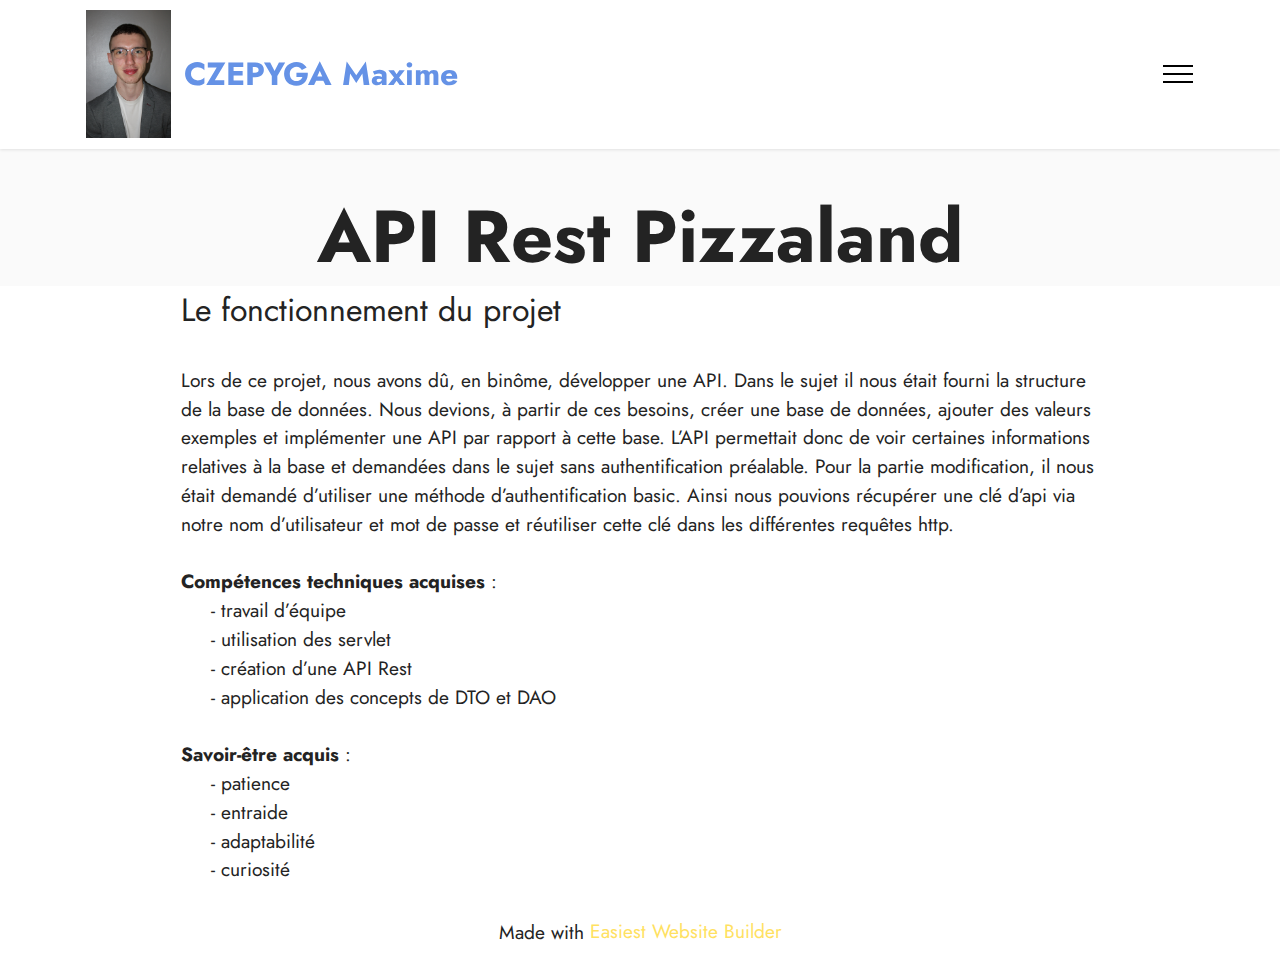
<file: page7.html>
<!DOCTYPE html>
<html  >
<head>
  <!-- Site made with Mobirise Website Builder v5.6.13, https://mobirise.com -->
  <meta charset="UTF-8">
  <meta http-equiv="X-UA-Compatible" content="IE=edge">
  <meta name="generator" content="Mobirise v5.6.13, mobirise.com">
  <meta name="twitter:card" content="summary_large_image"/>
  <meta name="twitter:image:src" content="">
  <meta property="og:image" content="">
  <meta name="twitter:title" content="API Rest Pizzaland">
  <meta name="viewport" content="width=device-width, initial-scale=1, minimum-scale=1">
  <link rel="shortcut icon" href="assets/images/photo-de-profil-1.jpg" type="image/x-icon">
  <meta name="description" content="">
  
  
  <title>API Rest Pizzaland</title>
  <link rel="stylesheet" href="assets/bootstrap/css/bootstrap.min.css">
  <link rel="stylesheet" href="assets/bootstrap/css/bootstrap-grid.min.css">
  <link rel="stylesheet" href="assets/bootstrap/css/bootstrap-reboot.min.css">
  <link rel="stylesheet" href="assets/dropdown/css/style.css">
  <link rel="stylesheet" href="assets/socicon/css/styles.css">
  <link rel="stylesheet" href="assets/theme/css/style.css">
  <link rel="preload" href="https://fonts.googleapis.com/css?family=Jost:100,200,300,400,500,600,700,800,900,100i,200i,300i,400i,500i,600i,700i,800i,900i&display=swap" as="style" onload="this.onload=null;this.rel='stylesheet'">
  <noscript><link rel="stylesheet" href="https://fonts.googleapis.com/css?family=Jost:100,200,300,400,500,600,700,800,900,100i,200i,300i,400i,500i,600i,700i,800i,900i&display=swap"></noscript>
  <link rel="preload" as="style" href="assets/mobirise/css/mbr-additional.css"><link rel="stylesheet" href="assets/mobirise/css/mbr-additional.css" type="text/css">
  
  
  
  
</head>
<body>
  
  <section data-bs-version="5.1" class="menu menu1 cid-tBUu9MD034" once="menu" id="menu1-24">
    

    <nav class="navbar navbar-dropdown navbar-fixed-top collapsed">
        <div class="container">
            <div class="navbar-brand">
                <span class="navbar-logo">
                    
                        <img src="assets/images/photo-de-profil-1.jpg" alt="Mobirise Website Builder" style="height: 8rem;">
                    
                </span>
                <span class="navbar-caption-wrap"><a class="navbar-caption text-success display-5" href="https://mobiri.se">CZEPYGA Maxime</a></span>
            </div>
            <button class="navbar-toggler" type="button" data-toggle="collapse" data-bs-toggle="collapse" data-target="#navbarSupportedContent" data-bs-target="#navbarSupportedContent" aria-controls="navbarNavAltMarkup" aria-expanded="false" aria-label="Toggle navigation">
                <div class="hamburger">
                    <span></span>
                    <span></span>
                    <span></span>
                    <span></span>
                </div>
            </button>
            <div class="collapse navbar-collapse" id="navbarSupportedContent">
                <ul class="navbar-nav nav-dropdown nav-right" data-app-modern-menu="true"><li class="nav-item"><a class="nav-link link text-black text-primary display-4" href="index.html#content4-k">Profil</a></li><li class="nav-item"><a class="nav-link link text-black text-primary display-4" href="index.html#timeline1-d">Formation</a></li>
                    <li class="nav-item"><a class="nav-link link text-black text-primary display-4" href="index.html#content4-1p">Projets scolaires</a></li><li class="nav-item"><a class="nav-link link text-black text-primary display-4" href="index.html#image1-g">Loisirs</a></li><li class="nav-item"><a class="nav-link link text-black text-primary display-4" href="index.html#contacts2-i">Contact</a></li></ul>
                
                
            </div>
        </div>
    </nav>
</section>

<section data-bs-version="5.1" class="footer7 cid-tBUu9MWyjR" once="footers" id="footer7-25">

    

    

    <div class="container">
        <div class="media-container-row align-center mbr-white">
            <div class="col-12">
                <p class="mbr-text mb-0 mbr-fonts-style display-7">Auteur : CZEPYGA Maxime</p>
            </div>
        </div>
    </div>
</section>

<section data-bs-version="5.1" class="info4 cid-tBUu9Nafei" id="info4-26">
    

    
    
    <div class="container">
        <div class="row justify-content-center">
            <div class="col-12">
                <h3 class="mbr-section-title mbr-fonts-style display-1"><span style="font-size: 73.6px;"><strong>API Rest Pizzaland</strong></span><br></h3>
                
                <div class="link-wrap">
                    
                </div>
            </div>
        </div>
    </div>
</section>

<section data-bs-version="5.1" class="content5 cid-tBUu9NtsU8" id="content5-27">
    
    <div class="container">
        <div class="row justify-content-center">
            <div class="col-md-12 col-lg-10">
                
                <h4 class="mbr-section-subtitle mbr-fonts-style mb-4 display-5">Le fonctionnement du projet</h4>
                <p class="mbr-text mbr-fonts-style display-7">
                    Lors de ce projet, nous avons dû, en binôme, développer une API. Dans le sujet il nous était fourni la structure de la base de données. Nous devions, à partir de ces besoins, créer une base de données, ajouter des valeurs exemples et implémenter une API par rapport à cette base. L’API permettait donc de voir certaines informations relatives à la base et demandées dans le sujet sans authentification préalable. Pour la partie modification, il nous était demandé d’utiliser une méthode d’authentification basic. Ainsi nous pouvions récupérer une clé d’api via notre nom d’utilisateur et mot de passe et réutiliser cette clé dans les différentes  requêtes http.<br><br><strong>Compétences techniques acquises</strong> :
<br>&nbsp; &nbsp; &nbsp;- travail d’équipe 
<br>&nbsp; &nbsp; &nbsp;- utilisation des servlet 
<br>&nbsp; &nbsp; &nbsp;- création d’une API Rest
<br>&nbsp; &nbsp; &nbsp;- application des concepts de DTO et DAO<br>
<br><strong>Savoir-être acquis</strong> : 
<br>&nbsp; &nbsp; &nbsp;- patience 
<br>&nbsp; &nbsp; &nbsp;- entraide 
<br>&nbsp; &nbsp; &nbsp;- adaptabilité 
<br>&nbsp; &nbsp; &nbsp;- curiosité<br></p>
            </div>
        </div>
    </div>
</section><section class="display-7" style="padding: 0;align-items: center;justify-content: center;flex-wrap: wrap;    align-content: center;display: flex;position: relative;height: 4rem;"><a href="https://mobiri.se/2910523" style="flex: 1 1;height: 4rem;position: absolute;width: 100%;z-index: 1;"><img alt="" style="height: 4rem;" src="[data-uri]"></a><p style="margin: 0;text-align: center;" class="display-7">Made with &#8204;</p><a style="z-index:1" href="https://mobirise.com/builder/easiest-website-builder.html">Easiest Website Builder</a></section><script src="assets/bootstrap/js/bootstrap.bundle.min.js"></script>  <script src="assets/smoothscroll/smooth-scroll.js"></script>  <script src="assets/ytplayer/index.js"></script>  <script src="assets/dropdown/js/navbar-dropdown.js"></script>  <script src="assets/theme/js/script.js"></script>  
  
  
</body>
</html>
</file>
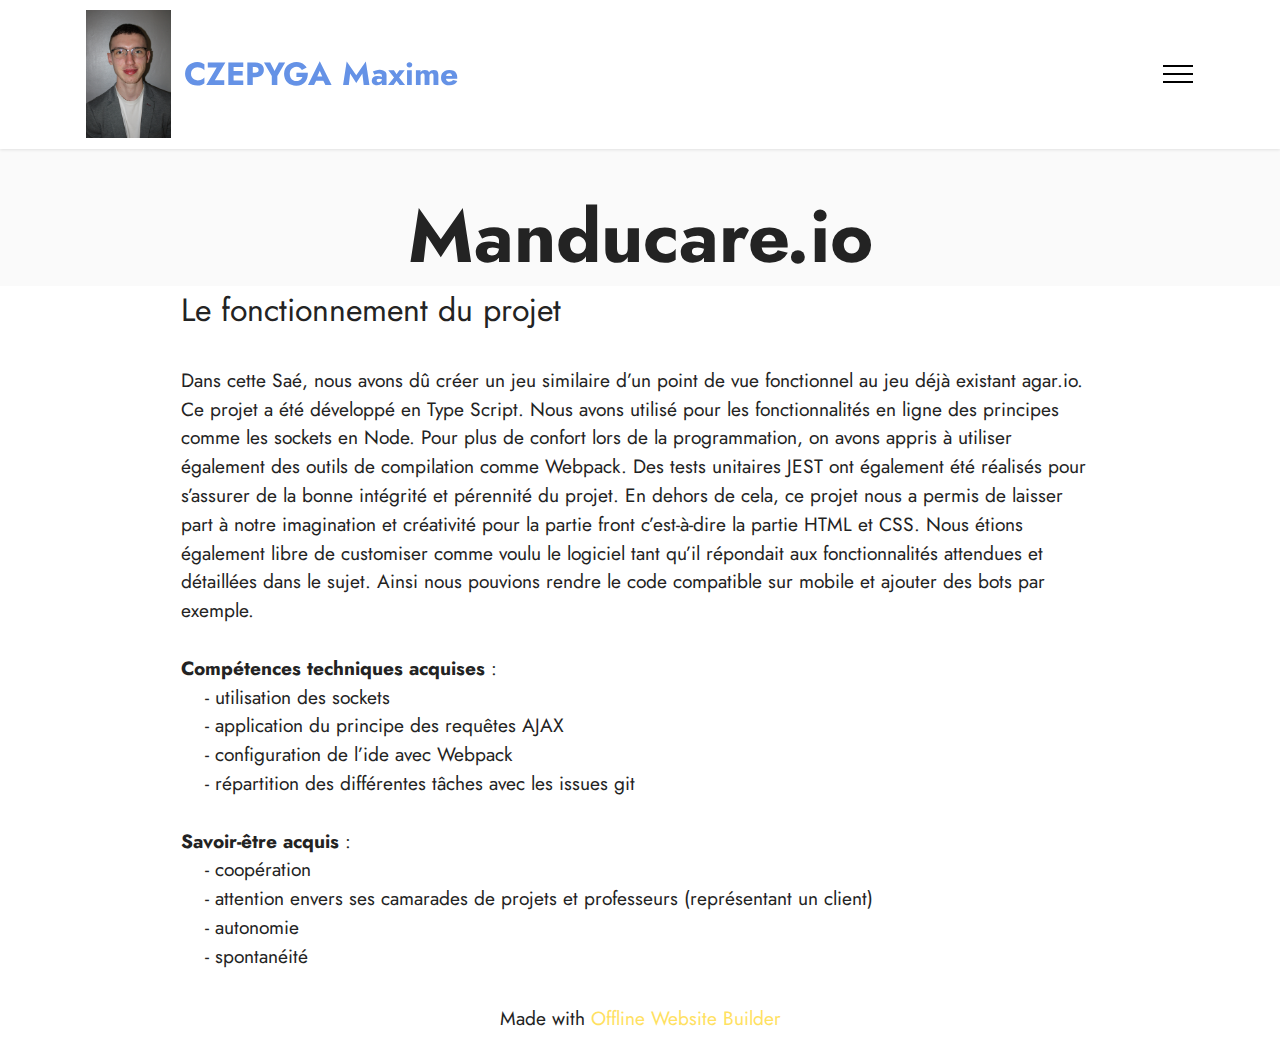
<file: page9.html>
<!DOCTYPE html>
<html  >
<head>
  <!-- Site made with Mobirise Website Builder v5.6.13, https://mobirise.com -->
  <meta charset="UTF-8">
  <meta http-equiv="X-UA-Compatible" content="IE=edge">
  <meta name="generator" content="Mobirise v5.6.13, mobirise.com">
  <meta name="twitter:card" content="summary_large_image"/>
  <meta name="twitter:image:src" content="">
  <meta property="og:image" content="">
  <meta name="twitter:title" content="Manducare.io">
  <meta name="viewport" content="width=device-width, initial-scale=1, minimum-scale=1">
  <link rel="shortcut icon" href="assets/images/photo-de-profil-1.jpg" type="image/x-icon">
  <meta name="description" content="">
  
  
  <title>Manducare.io</title>
  <link rel="stylesheet" href="assets/bootstrap/css/bootstrap.min.css">
  <link rel="stylesheet" href="assets/bootstrap/css/bootstrap-grid.min.css">
  <link rel="stylesheet" href="assets/bootstrap/css/bootstrap-reboot.min.css">
  <link rel="stylesheet" href="assets/dropdown/css/style.css">
  <link rel="stylesheet" href="assets/socicon/css/styles.css">
  <link rel="stylesheet" href="assets/theme/css/style.css">
  <link rel="preload" href="https://fonts.googleapis.com/css?family=Jost:100,200,300,400,500,600,700,800,900,100i,200i,300i,400i,500i,600i,700i,800i,900i&display=swap" as="style" onload="this.onload=null;this.rel='stylesheet'">
  <noscript><link rel="stylesheet" href="https://fonts.googleapis.com/css?family=Jost:100,200,300,400,500,600,700,800,900,100i,200i,300i,400i,500i,600i,700i,800i,900i&display=swap"></noscript>
  <link rel="preload" as="style" href="assets/mobirise/css/mbr-additional.css"><link rel="stylesheet" href="assets/mobirise/css/mbr-additional.css" type="text/css">
  
  
  
  
</head>
<body>
  
  <section data-bs-version="5.1" class="menu menu1 cid-tBUqLb6F9A" once="menu" id="menu1-1x">
    

    <nav class="navbar navbar-dropdown navbar-fixed-top collapsed">
        <div class="container">
            <div class="navbar-brand">
                <span class="navbar-logo">
                    
                        <img src="assets/images/photo-de-profil-1.jpg" alt="Mobirise Website Builder" style="height: 8rem;">
                    
                </span>
                <span class="navbar-caption-wrap"><a class="navbar-caption text-success display-5" href="https://mobiri.se">CZEPYGA Maxime</a></span>
            </div>
            <button class="navbar-toggler" type="button" data-toggle="collapse" data-bs-toggle="collapse" data-target="#navbarSupportedContent" data-bs-target="#navbarSupportedContent" aria-controls="navbarNavAltMarkup" aria-expanded="false" aria-label="Toggle navigation">
                <div class="hamburger">
                    <span></span>
                    <span></span>
                    <span></span>
                    <span></span>
                </div>
            </button>
            <div class="collapse navbar-collapse" id="navbarSupportedContent">
                <ul class="navbar-nav nav-dropdown nav-right" data-app-modern-menu="true"><li class="nav-item"><a class="nav-link link text-black text-primary display-4" href="index.html#content4-k">Profil</a></li><li class="nav-item"><a class="nav-link link text-black text-primary display-4" href="index.html#timeline1-d">Formation</a></li>
                    <li class="nav-item"><a class="nav-link link text-black text-primary display-4" href="index.html#content4-1p">Projets scolaires</a></li><li class="nav-item"><a class="nav-link link text-black text-primary display-4" href="index.html#image1-g">Loisirs</a></li><li class="nav-item"><a class="nav-link link text-black text-primary display-4" href="index.html#contacts2-i">Contact</a></li></ul>
                
                
            </div>
        </div>
    </nav>
</section>

<section data-bs-version="5.1" class="footer7 cid-tBUqLbwiIA" once="footers" id="footer7-1y">

    

    

    <div class="container">
        <div class="media-container-row align-center mbr-white">
            <div class="col-12">
                <p class="mbr-text mb-0 mbr-fonts-style display-7">Auteur : CZEPYGA Maxime</p>
            </div>
        </div>
    </div>
</section>

<section data-bs-version="5.1" class="info4 cid-tBUqLbLpab" id="info4-1z">
    

    
    
    <div class="container">
        <div class="row justify-content-center">
            <div class="col-12">
                <h3 class="mbr-section-title mbr-fonts-style display-1"><span style="font-size: 73.6px;"><strong>Manducare.io</strong></span><br></h3>
                
                <div class="link-wrap">
                    
                </div>
            </div>
        </div>
    </div>
</section>

<section data-bs-version="5.1" class="content5 cid-tBUqLc70Ol" id="content5-20">
    
    <div class="container">
        <div class="row justify-content-center">
            <div class="col-md-12 col-lg-10">
                
                <h4 class="mbr-section-subtitle mbr-fonts-style mb-4 display-5">Le fonctionnement du projet</h4>
                <p class="mbr-text mbr-fonts-style display-7">Dans cette Saé, nous avons dû créer un jeu similaire d’un point de vue fonctionnel au jeu déjà existant agar.io. Ce projet a été développé en Type Script. Nous avons utilisé pour les fonctionnalités en ligne des principes comme les sockets en Node. Pour plus de confort lors de la programmation, on avons appris à utiliser également des outils de compilation comme Webpack. Des tests unitaires JEST ont également été réalisés pour s’assurer de la bonne intégrité et pérennité du projet. En dehors de cela, ce projet nous a permis de laisser part à notre imagination et créativité pour la partie front c’est-à-dire la partie HTML et CSS. Nous étions également libre de customiser comme voulu le logiciel tant qu’il répondait aux fonctionnalités attendues et détaillées dans le sujet. Ainsi nous pouvions rendre le code compatible sur mobile et ajouter des bots par exemple.<br><br><strong>Compétences techniques acquises</strong> :<br>&nbsp; &nbsp; - utilisation des sockets
<br>&nbsp; &nbsp; - application du principe des requêtes AJAX
<br>&nbsp; &nbsp; - configuration de l’ide avec Webpack 
<br>&nbsp; &nbsp; - répartition des différentes tâches avec les issues git<br><br><strong>Savoir-être acquis</strong> :&nbsp;<br>&nbsp; &nbsp; - coopération 
<br>&nbsp; &nbsp; - attention envers ses camarades de projets et professeurs (représentant un client)
<br>&nbsp; &nbsp; - autonomie
<br>&nbsp; &nbsp; - spontanéité&nbsp;</p>
            </div>
        </div>
    </div>
</section><section class="display-7" style="padding: 0;align-items: center;justify-content: center;flex-wrap: wrap;    align-content: center;display: flex;position: relative;height: 4rem;"><a href="https://mobiri.se/2910523" style="flex: 1 1;height: 4rem;position: absolute;width: 100%;z-index: 1;"><img alt="" style="height: 4rem;" src="[data-uri]"></a><p style="margin: 0;text-align: center;" class="display-7">Made with &#8204;</p><a style="z-index:1" href="https://mobirise.com/offline-website-builder.html">Offline Website Builder</a></section><script src="assets/bootstrap/js/bootstrap.bundle.min.js"></script>  <script src="assets/smoothscroll/smooth-scroll.js"></script>  <script src="assets/ytplayer/index.js"></script>  <script src="assets/dropdown/js/navbar-dropdown.js"></script>  <script src="assets/theme/js/script.js"></script>  
  
  
</body>
</html>
</file>
<file: assets/dropdown/css/style.css>
.navbar-dropdown {
  left: 0;
  padding: 0;
  position: absolute;
  right: 0;
  top: 0;
  transition: all 0.45s ease;
  z-index: 1030;
  background: #282828; }
  .navbar-dropdown .navbar-logo {
    margin-right: 0.8rem;
    transition: margin 0.3s ease-in-out;
    vertical-align: middle; }
    .navbar-dropdown .navbar-logo img {
      height: 3.125rem;
      transition: all 0.3s ease-in-out; }
    .navbar-dropdown .navbar-logo.mbr-iconfont {
      font-size: 3.125rem;
      line-height: 3.125rem; }
  .navbar-dropdown .navbar-caption {
    font-weight: 700;
    white-space: normal;
    vertical-align: -4px;
    line-height: 3.125rem !important; }
    .navbar-dropdown .navbar-caption, .navbar-dropdown .navbar-caption:hover {
      color: inherit;
      text-decoration: none; }
  .navbar-dropdown .mbr-iconfont + .navbar-caption {
    vertical-align: -1px; }
  .navbar-dropdown.navbar-fixed-top {
    position: fixed; }
  .navbar-dropdown .navbar-brand span {
    vertical-align: -4px; }
  .navbar-dropdown.bg-color.transparent {
    background: none; }
  .navbar-dropdown.navbar-short .navbar-brand {
    padding: 0.625rem 0; }
    .navbar-dropdown.navbar-short .navbar-brand span {
      vertical-align: -1px; }
  .navbar-dropdown.navbar-short .navbar-caption {
    line-height: 2.375rem !important;
    vertical-align: -2px; }
  .navbar-dropdown.navbar-short .navbar-logo {
    margin-right: 0.5rem; }
    .navbar-dropdown.navbar-short .navbar-logo img {
      height: 2.375rem; }
    .navbar-dropdown.navbar-short .navbar-logo.mbr-iconfont {
      font-size: 2.375rem;
      line-height: 2.375rem; }
  .navbar-dropdown.navbar-short .mbr-table-cell {
    height: 3.625rem; }
  .navbar-dropdown .navbar-close {
    left: 0.6875rem;
    position: fixed;
    top: 0.75rem;
    z-index: 1000; }
  .navbar-dropdown .hamburger-icon {
    content: "";
    display: inline-block;
    vertical-align: middle;
    width: 16px;
    -webkit-box-shadow: 0 -6px 0 1px #282828,0 0 0 1px #282828,0 6px 0 1px #282828;
    -moz-box-shadow: 0 -6px 0 1px #282828,0 0 0 1px #282828,0 6px 0 1px #282828;
    box-shadow: 0 -6px 0 1px #282828,0 0 0 1px #282828,0 6px 0 1px #282828; }

.dropdown-menu .dropdown-toggle[data-toggle="dropdown-submenu"]::after {
  border-bottom: 0.35em solid transparent;
  border-left: 0.35em solid;
  border-right: 0;
  border-top: 0.35em solid transparent;
  margin-left: 0.3rem; }

.dropdown-menu .dropdown-item:focus {
  outline: 0; }

.nav-dropdown {
  font-size: 0.75rem;
  font-weight: 500;
  height: auto !important; }
  .nav-dropdown .nav-btn {
    padding-left: 1rem; }
  .nav-dropdown .link {
    margin: .667em 1.667em;
    font-weight: 500;
    padding: 0;
    transition: color .2s ease-in-out; }
    .nav-dropdown .link.dropdown-toggle {
      margin-right: 2.583em; }
      .nav-dropdown .link.dropdown-toggle::after {
        margin-left: .25rem;
        border-top: 0.35em solid;
        border-right: 0.35em solid transparent;
        border-left: 0.35em solid transparent;
        border-bottom: 0; }
      .nav-dropdown .link.dropdown-toggle[aria-expanded="true"] {
        margin: 0;
        padding: 0.667em 3.263em  0.667em 1.667em; }
  .nav-dropdown .link::after,
  .nav-dropdown .dropdown-item::after {
    color: inherit; }
  .nav-dropdown .btn {
    font-size: 0.75rem;
    font-weight: 700;
    letter-spacing: 0;
    margin-bottom: 0;
    padding-left: 1.25rem;
    padding-right: 1.25rem; }
  .nav-dropdown .dropdown-menu {
    border-radius: 0;
    border: 0;
    left: 0;
    margin: 0;
    padding-bottom: 1.25rem;
    padding-top: 1.25rem;
    position: relative; }
  .nav-dropdown .dropdown-submenu {
    margin-left: 0.125rem;
    top: 0; }
  .nav-dropdown .dropdown-item {
    font-weight: 500;
    line-height: 2;
    padding: 0.3846em 4.615em 0.3846em 1.5385em;
    position: relative;
    transition: color .2s ease-in-out, background-color .2s ease-in-out; }
    .nav-dropdown .dropdown-item::after {
      margin-top: -0.3077em;
      position: absolute;
      right: 1.1538em;
      top: 50%; }
    .nav-dropdown .dropdown-item:focus, .nav-dropdown .dropdown-item:hover {
      background: none; }

@media (max-width: 767px) {
  .nav-dropdown.navbar-toggleable-sm {
    bottom: 0;
    display: none;
    left: 0;
    overflow-x: hidden;
    position: fixed;
    top: 0;
    transform: translateX(-100%);
    -ms-transform: translateX(-100%);
    -webkit-transform: translateX(-100%);
    width: 18.75rem;
    z-index: 999; } }
.nav-dropdown.navbar-toggleable-xl {
  bottom: 0;
  display: none;
  left: 0;
  overflow-x: hidden;
  position: fixed;
  top: 0;
  transform: translateX(-100%);
  -ms-transform: translateX(-100%);
  -webkit-transform: translateX(-100%);
  width: 18.75rem;
  z-index: 999; }

.nav-dropdown-sm {
  display: block !important;
  overflow-x: hidden;
  overflow: auto;
  padding-top: 3.875rem; }
  .nav-dropdown-sm::after {
    content: "";
    display: block;
    height: 3rem;
    width: 100%; }
  .nav-dropdown-sm.collapse.in ~ .navbar-close {
    display: block !important; }
  .nav-dropdown-sm.collapsing, .nav-dropdown-sm.collapse.in {
    transform: translateX(0);
    -ms-transform: translateX(0);
    -webkit-transform: translateX(0);
    transition: all 0.25s ease-out;
    -webkit-transition: all 0.25s ease-out;
    background: #282828; }
  .nav-dropdown-sm.collapsing[aria-expanded="false"] {
    transform: translateX(-100%);
    -ms-transform: translateX(-100%);
    -webkit-transform: translateX(-100%); }
  .nav-dropdown-sm .nav-item {
    display: block;
    margin-left: 0 !important;
    padding-left: 0; }
  .nav-dropdown-sm .link,
  .nav-dropdown-sm .dropdown-item {
    border-top: 1px dotted rgba(255, 255, 255, 0.1);
    font-size: 0.8125rem;
    line-height: 1.6;
    margin: 0 !important;
    padding: 0.875rem 2.4rem 0.875rem 1.5625rem !important;
    position: relative;
    white-space: normal; }
    .nav-dropdown-sm .link:focus, .nav-dropdown-sm .link:hover,
    .nav-dropdown-sm .dropdown-item:focus,
    .nav-dropdown-sm .dropdown-item:hover {
      background: rgba(0, 0, 0, 0.2) !important;
      color: #c0a375; }
  .nav-dropdown-sm .nav-btn {
    position: relative;
    padding: 1.5625rem 1.5625rem 0 1.5625rem; }
    .nav-dropdown-sm .nav-btn::before {
      border-top: 1px dotted rgba(255, 255, 255, 0.1);
      content: "";
      left: 0;
      position: absolute;
      top: 0;
      width: 100%; }
    .nav-dropdown-sm .nav-btn + .nav-btn {
      padding-top: 0.625rem; }
      .nav-dropdown-sm .nav-btn + .nav-btn::before {
        display: none; }
  .nav-dropdown-sm .btn {
    padding: 0.625rem 0; }
  .nav-dropdown-sm .dropdown-toggle[data-toggle="dropdown-submenu"]::after {
    margin-left: .25rem;
    border-top: 0.35em solid;
    border-right: 0.35em solid transparent;
    border-left: 0.35em solid transparent;
    border-bottom: 0; }
  .nav-dropdown-sm .dropdown-toggle[data-toggle="dropdown-submenu"][aria-expanded="true"]::after {
    border-top: 0;
    border-right: 0.35em solid transparent;
    border-left: 0.35em solid transparent;
    border-bottom: 0.35em solid; }
  .nav-dropdown-sm .dropdown-menu {
    margin: 0;
    padding: 0;
    position: relative;
    top: 0;
    left: 0;
    width: 100%;
    border: 0;
    float: none;
    border-radius: 0;
    background: none; }
  .nav-dropdown-sm .dropdown-submenu {
    left: 100%;
    margin-left: 0.125rem;
    margin-top: -1.25rem;
    top: 0; }

.navbar-toggleable-sm .nav-dropdown .dropdown-menu {
  position: absolute; }

.navbar-toggleable-sm .nav-dropdown .dropdown-submenu {
  left: 100%;
  margin-left: 0.125rem;
  margin-top: -1.25rem;
  top: 0; }

.navbar-toggleable-sm.opened .nav-dropdown .dropdown-menu {
  position: relative; }

.navbar-toggleable-sm.opened .nav-dropdown .dropdown-submenu {
  left: 0;
  margin-left: 00rem;
  margin-top: 0rem;
  top: 0; }

.is-builder .nav-dropdown.collapsing {
  transition: none !important; }
</file>
<file: assets/socicon/css/styles.css>
@charset "UTF-8";

@font-face {
  font-family: 'Socicon';
  src:  url('../fonts/socicon.eot');
  src:  url('../fonts/socicon.eot?#iefix') format('embedded-opentype'),
    url('../fonts/socicon.woff2') format('woff2'),
    url('../fonts/socicon.ttf') format('truetype'),
    url('../fonts/socicon.woff') format('woff'),
    url('../fonts/socicon.svg#socicon') format('svg');
  font-weight: normal;
  font-style: normal;
  font-display: swap;
}

[data-icon]:before {
  font-family: "socicon" !important;
  content: attr(data-icon);
  font-style: normal !important;
  font-weight: normal !important;
  font-variant: normal !important;
  text-transform: none !important;
  speak: none;
  line-height: 1;
  -webkit-font-smoothing: antialiased;
  -moz-osx-font-smoothing: grayscale;
}

[class^="socicon-"], [class*=" socicon-"] {
  /* use !important to prevent issues with browser extensions that change fonts */
  font-family: 'Socicon' !important;
  speak: none;
  font-style: normal;
  font-weight: normal;
  font-variant: normal;
  text-transform: none;
  line-height: 1;

  /* Better Font Rendering =========== */
  -webkit-font-smoothing: antialiased;
  -moz-osx-font-smoothing: grayscale;
}

.socicon-eitaa:before {
  content: "\e97c";
}
.socicon-soroush:before {
  content: "\e97d";
}
.socicon-bale:before {
  content: "\e97e";
}
.socicon-zazzle:before {
  content: "\e97b";
}
.socicon-society6:before {
  content: "\e97a";
}
.socicon-redbubble:before {
  content: "\e979";
}
.socicon-avvo:before {
  content: "\e978";
}
.socicon-stitcher:before {
  content: "\e977";
}
.socicon-googlehangouts:before {
  content: "\e974";
}
.socicon-dlive:before {
  content: "\e975";
}
.socicon-vsco:before {
  content: "\e976";
}
.socicon-flipboard:before {
  content: "\e973";
}
.socicon-ubuntu:before {
  content: "\e958";
}
.socicon-artstation:before {
  content: "\e959";
}
.socicon-invision:before {
  content: "\e95a";
}
.socicon-torial:before {
  content: "\e95b";
}
.socicon-collectorz:before {
  content: "\e95c";
}
.socicon-seenthis:before {
  content: "\e95d";
}
.socicon-googleplaymusic:before {
  content: "\e95e";
}
.socicon-debian:before {
  content: "\e95f";
}
.socicon-filmfreeway:before {
  content: "\e960";
}
.socicon-gnome:before {
  content: "\e961";
}
.socicon-itchio:before {
  content: "\e962";
}
.socicon-jamendo:before {
  content: "\e963";
}
.socicon-mix:before {
  content: "\e964";
}
.socicon-sharepoint:before {
  content: "\e965";
}
.socicon-tinder:before {
  content: "\e966";
}
.socicon-windguru:before {
  content: "\e967";
}
.socicon-cdbaby:before {
  content: "\e968";
}
.socicon-elementaryos:before {
  content: "\e969";
}
.socicon-stage32:before {
  content: "\e96a";
}
.socicon-tiktok:before {
  content: "\e96b";
}
.socicon-gitter:before {
  content: "\e96c";
}
.socicon-letterboxd:before {
  content: "\e96d";
}
.socicon-threema:before {
  content: "\e96e";
}
.socicon-splice:before {
  content: "\e96f";
}
.socicon-metapop:before {
  content: "\e970";
}
.socicon-naver:before {
  content: "\e971";
}
.socicon-remote:before {
  content: "\e972";
}
.socicon-internet:before {
  content: "\e957";
}
.socicon-moddb:before {
  content: "\e94b";
}
.socicon-indiedb:before {
  content: "\e94c";
}
.socicon-traxsource:before {
  content: "\e94d";
}
.socicon-gamefor:before {
  content: "\e94e";
}
.socicon-pixiv:before {
  content: "\e94f";
}
.socicon-myanimelist:before {
  content: "\e950";
}
.socicon-blackberry:before {
  content: "\e951";
}
.socicon-wickr:before {
  content: "\e952";
}
.socicon-spip:before {
  content: "\e953";
}
.socicon-napster:before {
  content: "\e954";
}
.socicon-beatport:before {
  content: "\e955";
}
.socicon-hackerone:before {
  content: "\e956";
}
.socicon-hackernews:before {
  content: "\e946";
}
.socicon-smashwords:before {
  content: "\e947";
}
.socicon-kobo:before {
  content: "\e948";
}
.socicon-bookbub:before {
  content: "\e949";
}
.socicon-mailru:before {
  content: "\e94a";
}
.socicon-gitlab:before {
  content: "\e945";
}
.socicon-instructables:before {
  content: "\e944";
}
.socicon-portfolio:before {
  content: "\e943";
}
.socicon-codered:before {
  content: "\e940";
}
.socicon-origin:before {
  content: "\e941";
}
.socicon-nextdoor:before {
  content: "\e942";
}
.socicon-udemy:before {
  content: "\e93f";
}
.socicon-livemaster:before {
  content: "\e93e";
}
.socicon-crunchbase:before {
  content: "\e93b";
}
.socicon-homefy:before {
  content: "\e93c";
}
.socicon-calendly:before {
  content: "\e93d";
}
.socicon-realtor:before {
  content: "\e90f";
}
.socicon-tidal:before {
  content: "\e910";
}
.socicon-qobuz:before {
  content: "\e911";
}
.socicon-natgeo:before {
  content: "\e912";
}
.socicon-mastodon:before {
  content: "\e913";
}
.socicon-unsplash:before {
  content: "\e914";
}
.socicon-homeadvisor:before {
  content: "\e915";
}
.socicon-angieslist:before {
  content: "\e916";
}
.socicon-codepen:before {
  content: "\e917";
}
.socicon-slack:before {
  content: "\e918";
}
.socicon-openaigym:before {
  content: "\e919";
}
.socicon-logmein:before {
  content: "\e91a";
}
.socicon-fiverr:before {
  content: "\e91b";
}
.socicon-gotomeeting:before {
  content: "\e91c";
}
.socicon-aliexpress:before {
  content: "\e91d";
}
.socicon-guru:before {
  content: "\e91e";
}
.socicon-appstore:before {
  content: "\e91f";
}
.socicon-homes:before {
  content: "\e920";
}
.socicon-zoom:before {
  content: "\e921";
}
.socicon-alibaba:before {
  content: "\e922";
}
.socicon-craigslist:before {
  content: "\e923";
}
.socicon-wix:before {
  content: "\e924";
}
.socicon-redfin:before {
  content: "\e925";
}
.socicon-googlecalendar:before {
  content: "\e926";
}
.socicon-shopify:before {
  content: "\e927";
}
.socicon-freelancer:before {
  content: "\e928";
}
.socicon-seedrs:before {
  content: "\e929";
}
.socicon-bing:before {
  content: "\e92a";
}
.socicon-doodle:before {
  content: "\e92b";
}
.socicon-bonanza:before {
  content: "\e92c";
}
.socicon-squarespace:before {
  content: "\e92d";
}
.socicon-toptal:before {
  content: "\e92e";
}
.socicon-gust:before {
  content: "\e92f";
}
.socicon-ask:before {
  content: "\e930";
}
.socicon-trulia:before {
  content: "\e931";
}
.socicon-loomly:before {
  content: "\e932";
}
.socicon-ghost:before {
  content: "\e933";
}
.socicon-upwork:before {
  content: "\e934";
}
.socicon-fundable:before {
  content: "\e935";
}
.socicon-booking:before {
  content: "\e936";
}
.socicon-googlemaps:before {
  content: "\e937";
}
.socicon-zillow:before {
  content: "\e938";
}
.socicon-niconico:before {
  content: "\e939";
}
.socicon-toneden:before {
  content: "\e93a";
}
.socicon-augment:before {
  content: "\e908";
}
.socicon-bitbucket:before {
  content: "\e909";
}
.socicon-fyuse:before {
  content: "\e90a";
}
.socicon-yt-gaming:before {
  content: "\e90b";
}
.socicon-sketchfab:before {
  content: "\e90c";
}
.socicon-mobcrush:before {
  content: "\e90d";
}
.socicon-microsoft:before {
  content: "\e90e";
}
.socicon-pandora:before {
  content: "\e907";
}
.socicon-messenger:before {
  content: "\e906";
}
.socicon-gamewisp:before {
  content: "\e905";
}
.socicon-bloglovin:before {
  content: "\e904";
}
.socicon-tunein:before {
  content: "\e903";
}
.socicon-gamejolt:before {
  content: "\e901";
}
.socicon-trello:before {
  content: "\e902";
}
.socicon-spreadshirt:before {
  content: "\e900";
}
.socicon-500px:before {
  content: "\e000";
}
.socicon-8tracks:before {
  content: "\e001";
}
.socicon-airbnb:before {
  content: "\e002";
}
.socicon-alliance:before {
  content: "\e003";
}
.socicon-amazon:before {
  content: "\e004";
}
.socicon-amplement:before {
  content: "\e005";
}
.socicon-android:before {
  content: "\e006";
}
.socicon-angellist:before {
  content: "\e007";
}
.socicon-apple:before {
  content: "\e008";
}
.socicon-appnet:before {
  content: "\e009";
}
.socicon-baidu:before {
  content: "\e00a";
}
.socicon-bandcamp:before {
  content: "\e00b";
}
.socicon-battlenet:before {
  content: "\e00c";
}
.socicon-mixer:before {
  content: "\e00d";
}
.socicon-bebee:before {
  content: "\e00e";
}
.socicon-bebo:before {
  content: "\e00f";
}
.socicon-behance:before {
  content: "\e010";
}
.socicon-blizzard:before {
  content: "\e011";
}
.socicon-blogger:before {
  content: "\e012";
}
.socicon-buffer:before {
  content: "\e013";
}
.socicon-chrome:before {
  content: "\e014";
}
.socicon-coderwall:before {
  content: "\e015";
}
.socicon-curse:before {
  content: "\e016";
}
.socicon-dailymotion:before {
  content: "\e017";
}
.socicon-deezer:before {
  content: "\e018";
}
.socicon-delicious:before {
  content: "\e019";
}
.socicon-deviantart:before {
  content: "\e01a";
}
.socicon-diablo:before {
  content: "\e01b";
}
.socicon-digg:before {
  content: "\e01c";
}
.socicon-discord:before {
  content: "\e01d";
}
.socicon-disqus:before {
  content: "\e01e";
}
.socicon-douban:before {
  content: "\e01f";
}
.socicon-draugiem:before {
  content: "\e020";
}
.socicon-dribbble:before {
  content: "\e021";
}
.socicon-drupal:before {
  content: "\e022";
}
.socicon-ebay:before {
  content: "\e023";
}
.socicon-ello:before {
  content: "\e024";
}
.socicon-endomodo:before {
  content: "\e025";
}
.socicon-envato:before {
  content: "\e026";
}
.socicon-etsy:before {
  content: "\e027";
}
.socicon-facebook:before {
  content: "\e028";
}
.socicon-feedburner:before {
  content: "\e029";
}
.socicon-filmweb:before {
  content: "\e02a";
}
.socicon-firefox:before {
  content: "\e02b";
}
.socicon-flattr:before {
  content: "\e02c";
}
.socicon-flickr:before {
  content: "\e02d";
}
.socicon-formulr:before {
  content: "\e02e";
}
.socicon-forrst:before {
  content: "\e02f";
}
.socicon-foursquare:before {
  content: "\e030";
}
.socicon-friendfeed:before {
  content: "\e031";
}
.socicon-github:before {
  content: "\e032";
}
.socicon-goodreads:before {
  content: "\e033";
}
.socicon-google:before {
  content: "\e034";
}
.socicon-googlescholar:before {
  content: "\e035";
}
.socicon-googlegroups:before {
  content: "\e036";
}
.socicon-googlephotos:before {
  content: "\e037";
}
.socicon-googleplus:before {
  content: "\e038";
}
.socicon-grooveshark:before {
  content: "\e039";
}
.socicon-hackerrank:before {
  content: "\e03a";
}
.socicon-hearthstone:before {
  content: "\e03b";
}
.socicon-hellocoton:before {
  content: "\e03c";
}
.socicon-heroes:before {
  content: "\e03d";
}
.socicon-smashcast:before {
  content: "\e03e";
}
.socicon-horde:before {
  content: "\e03f";
}
.socicon-houzz:before {
  content: "\e040";
}
.socicon-icq:before {
  content: "\e041";
}
.socicon-identica:before {
  content: "\e042";
}
.socicon-imdb:before {
  content: "\e043";
}
.socicon-instagram:before {
  content: "\e044";
}
.socicon-issuu:before {
  content: "\e045";
}
.socicon-istock:before {
  content: "\e046";
}
.socicon-itunes:before {
  content: "\e047";
}
.socicon-keybase:before {
  content: "\e048";
}
.socicon-lanyrd:before {
  content: "\e049";
}
.socicon-lastfm:before {
  content: "\e04a";
}
.socicon-line:before {
  content: "\e04b";
}
.socicon-linkedin:before {
  content: "\e04c";
}
.socicon-livejournal:before {
  content: "\e04d";
}
.socicon-lyft:before {
  content: "\e04e";
}
.socicon-macos:before {
  content: "\e04f";
}
.socicon-mail:before {
  content: "\e050";
}
.socicon-medium:before {
  content: "\e051";
}
.socicon-meetup:before {
  content: "\e052";
}
.socicon-mixcloud:before {
  content: "\e053";
}
.socicon-modelmayhem:before {
  content: "\e054";
}
.socicon-mumble:before {
  content: "\e055";
}
.socicon-myspace:before {
  content: "\e056";
}
.socicon-newsvine:before {
  content: "\e057";
}
.socicon-nintendo:before {
  content: "\e058";
}
.socicon-npm:before {
  content: "\e059";
}
.socicon-odnoklassniki:before {
  content: "\e05a";
}
.socicon-openid:before {
  content: "\e05b";
}
.socicon-opera:before {
  content: "\e05c";
}
.socicon-outlook:before {
  content: "\e05d";
}
.socicon-overwatch:before {
  content: "\e05e";
}
.socicon-patreon:before {
  content: "\e05f";
}
.socicon-paypal:before {
  content: "\e060";
}
.socicon-periscope:before {
  content: "\e061";
}
.socicon-persona:before {
  content: "\e062";
}
.socicon-pinterest:before {
  content: "\e063";
}
.socicon-play:before {
  content: "\e064";
}
.socicon-player:before {
  content: "\e065";
}
.socicon-playstation:before {
  content: "\e066";
}
.socicon-pocket:before {
  content: "\e067";
}
.socicon-qq:before {
  content: "\e068";
}
.socicon-quora:before {
  content: "\e069";
}
.socicon-raidcall:before {
  content: "\e06a";
}
.socicon-ravelry:before {
  content: "\e06b";
}
.socicon-reddit:before {
  content: "\e06c";
}
.socicon-renren:before {
  content: "\e06d";
}
.socicon-researchgate:before {
  content: "\e06e";
}
.socicon-residentadvisor:before {
  content: "\e06f";
}
.socicon-reverbnation:before {
  content: "\e070";
}
.socicon-rss:before {
  content: "\e071";
}
.socicon-sharethis:before {
  content: "\e072";
}
.socicon-skype:before {
  content: "\e073";
}
.socicon-slideshare:before {
  content: "\e074";
}
.socicon-smugmug:before {
  content: "\e075";
}
.socicon-snapchat:before {
  content: "\e076";
}
.socicon-songkick:before {
  content: "\e077";
}
.socicon-soundcloud:before {
  content: "\e078";
}
.socicon-spotify:before {
  content: "\e079";
}
.socicon-stackexchange:before {
  content: "\e07a";
}
.socicon-stackoverflow:before {
  content: "\e07b";
}
.socicon-starcraft:before {
  content: "\e07c";
}
.socicon-stayfriends:before {
  content: "\e07d";
}
.socicon-steam:before {
  content: "\e07e";
}
.socicon-storehouse:before {
  content: "\e07f";
}
.socicon-strava:before {
  content: "\e080";
}
.socicon-streamjar:before {
  content: "\e081";
}
.socicon-stumbleupon:before {
  content: "\e082";
}
.socicon-swarm:before {
  content: "\e083";
}
.socicon-teamspeak:before {
  content: "\e084";
}
.socicon-teamviewer:before {
  content: "\e085";
}
.socicon-technorati:before {
  content: "\e086";
}
.socicon-telegram:before {
  content: "\e087";
}
.socicon-tripadvisor:before {
  content: "\e088";
}
.socicon-tripit:before {
  content: "\e089";
}
.socicon-triplej:before {
  content: "\e08a";
}
.socicon-tumblr:before {
  content: "\e08b";
}
.socicon-twitch:before {
  content: "\e08c";
}
.socicon-twitter:before {
  content: "\e08d";
}
.socicon-uber:before {
  content: "\e08e";
}
.socicon-ventrilo:before {
  content: "\e08f";
}
.socicon-viadeo:before {
  content: "\e090";
}
.socicon-viber:before {
  content: "\e091";
}
.socicon-viewbug:before {
  content: "\e092";
}
.socicon-vimeo:before {
  content: "\e093";
}
.socicon-vine:before {
  content: "\e094";
}
.socicon-vkontakte:before {
  content: "\e095";
}
.socicon-warcraft:before {
  content: "\e096";
}
.socicon-wechat:before {
  content: "\e097";
}
.socicon-weibo:before {
  content: "\e098";
}
.socicon-whatsapp:before {
  content: "\e099";
}
.socicon-wikipedia:before {
  content: "\e09a";
}
.socicon-windows:before {
  content: "\e09b";
}
.socicon-wordpress:before {
  content: "\e09c";
}
.socicon-wykop:before {
  content: "\e09d";
}
.socicon-xbox:before {
  content: "\e09e";
}
.socicon-xing:before {
  content: "\e09f";
}
.socicon-yahoo:before {
  content: "\e0a0";
}
.socicon-yammer:before {
  content: "\e0a1";
}
.socicon-yandex:before {
  content: "\e0a2";
}
.socicon-yelp:before {
  content: "\e0a3";
}
.socicon-younow:before {
  content: "\e0a4";
}
.socicon-youtube:before {
  content: "\e0a5";
}
.socicon-zapier:before {
  content: "\e0a6";
}
.socicon-zerply:before {
  content: "\e0a7";
}
.socicon-zomato:before {
  content: "\e0a8";
}
.socicon-zynga:before {
  content: "\e0a9";
}
</file>
<file: assets/theme/css/style.css>
@charset "UTF-8";
section {
  background-color: #ffffff;
}

body {
  font-style: normal;
  line-height: 1.5;
  font-weight: 400;
  color: #232323;
  position: relative;
}

button {
  background-color: transparent;
  border-color: transparent;
}

section,
.container,
.container-fluid {
  position: relative;
  word-wrap: break-word;
}

a.mbr-iconfont:hover {
  text-decoration: none;
}

.article .lead p,
.article .lead ul,
.article .lead ol,
.article .lead pre,
.article .lead blockquote {
  margin-bottom: 0;
}

a {
  font-style: normal;
  font-weight: 400;
  cursor: pointer;
}
a, a:hover {
  text-decoration: none;
}

.mbr-section-title {
  font-style: normal;
  line-height: 1.3;
}

.mbr-section-subtitle {
  line-height: 1.3;
}

.mbr-text {
  font-style: normal;
  line-height: 1.7;
}

h1,
h2,
h3,
h4,
h5,
h6,
.display-1,
.display-2,
.display-4,
.display-5,
.display-7,
span,
p,
a {
  line-height: 1;
  word-break: break-word;
  word-wrap: break-word;
  font-weight: 400;
}

b,
strong {
  font-weight: bold;
}

input:-webkit-autofill, input:-webkit-autofill:hover, input:-webkit-autofill:focus, input:-webkit-autofill:active {
  transition-delay: 9999s;
  -webkit-transition-property: background-color, color;
  transition-property: background-color, color;
}

textarea[type=hidden] {
  display: none;
}

section {
  background-position: 50% 50%;
  background-repeat: no-repeat;
  background-size: cover;
}
section .mbr-background-video,
section .mbr-background-video-preview {
  position: absolute;
  bottom: 0;
  left: 0;
  right: 0;
  top: 0;
}

.hidden {
  visibility: hidden;
}

.mbr-z-index20 {
  z-index: 20;
}

/*! Base colors */
.mbr-white {
  color: #ffffff;
}

.mbr-black {
  color: #111111;
}

.mbr-bg-white {
  background-color: #ffffff;
}

.mbr-bg-black {
  background-color: #000000;
}

/*! Text-aligns */
.align-left {
  text-align: left;
}

.align-center {
  text-align: center;
}

.align-right {
  text-align: right;
}

/*! Font-weight  */
.mbr-light {
  font-weight: 300;
}

.mbr-regular {
  font-weight: 400;
}

.mbr-semibold {
  font-weight: 500;
}

.mbr-bold {
  font-weight: 700;
}

/*! Media  */
.media-content {
  flex-basis: 100%;
}

.media-container-row {
  display: flex;
  flex-direction: row;
  flex-wrap: wrap;
  justify-content: center;
  align-content: center;
  align-items: start;
}
.media-container-row .media-size-item {
  width: 400px;
}

.media-container-column {
  display: flex;
  flex-direction: column;
  flex-wrap: wrap;
  justify-content: center;
  align-content: center;
  align-items: stretch;
}
.media-container-column > * {
  width: 100%;
}

@media (min-width: 992px) {
  .media-container-row {
    flex-wrap: nowrap;
  }
}
figure {
  margin-bottom: 0;
  overflow: hidden;
}

figure[mbr-media-size] {
  transition: width 0.1s;
}

img,
iframe {
  display: block;
  width: 100%;
}

.card {
  background-color: transparent;
  border: none;
}

.card-box {
  width: 100%;
}

.card-img {
  text-align: center;
  flex-shrink: 0;
  -webkit-flex-shrink: 0;
}

.media {
  max-width: 100%;
  margin: 0 auto;
}

.mbr-figure {
  align-self: center;
}

.media-container > div {
  max-width: 100%;
}

.mbr-figure img,
.card-img img {
  width: 100%;
}

@media (max-width: 991px) {
  .media-size-item {
    width: auto !important;
  }

  .media {
    width: auto;
  }

  .mbr-figure {
    width: 100% !important;
  }
}
/*! Buttons */
.mbr-section-btn {
  margin-left: -0.6rem;
  margin-right: -0.6rem;
  font-size: 0;
}

.btn {
  font-weight: 600;
  border-width: 1px;
  font-style: normal;
  margin: 0.6rem 0.6rem;
  white-space: normal;
  transition: all 0.2s ease-in-out;
  display: inline-flex;
  align-items: center;
  justify-content: center;
  word-break: break-word;
}

.btn-sm {
  font-weight: 600;
  letter-spacing: 0px;
  transition: all 0.3s ease-in-out;
}

.btn-md {
  font-weight: 600;
  letter-spacing: 0px;
  transition: all 0.3s ease-in-out;
}

.btn-lg {
  font-weight: 600;
  letter-spacing: 0px;
  transition: all 0.3s ease-in-out;
}

.btn-form {
  margin: 0;
}
.btn-form:hover {
  cursor: pointer;
}

nav .mbr-section-btn {
  margin-left: 0rem;
  margin-right: 0rem;
}

/*! Btn icon margin */
.btn .mbr-iconfont,
.btn.btn-sm .mbr-iconfont {
  order: 1;
  cursor: pointer;
  margin-left: 0.5rem;
  vertical-align: sub;
}

.btn.btn-md .mbr-iconfont,
.btn.btn-md .mbr-iconfont {
  margin-left: 0.8rem;
}

.mbr-regular {
  font-weight: 400;
}

.mbr-semibold {
  font-weight: 500;
}

.mbr-bold {
  font-weight: 700;
}

[type=submit] {
  -webkit-appearance: none;
}

/*! Full-screen */
.mbr-fullscreen .mbr-overlay {
  min-height: 100vh;
}

.mbr-fullscreen {
  display: flex;
  display: -moz-flex;
  display: -ms-flex;
  display: -o-flex;
  align-items: center;
  min-height: 100vh;
  padding-top: 3rem;
  padding-bottom: 3rem;
}

/*! Map */
.map {
  height: 25rem;
  position: relative;
}
.map iframe {
  width: 100%;
  height: 100%;
}

/*! Scroll to top arrow */
.mbr-arrow-up {
  bottom: 25px;
  right: 90px;
  position: fixed;
  text-align: right;
  z-index: 5000;
  color: #ffffff;
  font-size: 22px;
}

.mbr-arrow-up a {
  background: rgba(0, 0, 0, 0.2);
  border-radius: 50%;
  color: #fff;
  display: inline-block;
  height: 60px;
  width: 60px;
  border: 2px solid #fff;
  outline-style: none !important;
  position: relative;
  text-decoration: none;
  transition: all 0.3s ease-in-out;
  cursor: pointer;
  text-align: center;
}
.mbr-arrow-up a:hover {
  background-color: rgba(0, 0, 0, 0.4);
}
.mbr-arrow-up a i {
  line-height: 60px;
}

.mbr-arrow-up-icon {
  display: block;
  color: #fff;
}

.mbr-arrow-up-icon::before {
  content: "›";
  display: inline-block;
  font-family: serif;
  font-size: 22px;
  line-height: 1;
  font-style: normal;
  position: relative;
  top: 6px;
  left: -4px;
  transform: rotate(-90deg);
}

/*! Arrow Down */
.mbr-arrow {
  position: absolute;
  bottom: 45px;
  left: 50%;
  width: 60px;
  height: 60px;
  cursor: pointer;
  background-color: rgba(80, 80, 80, 0.5);
  border-radius: 50%;
  transform: translateX(-50%);
}
@media (max-width: 767px) {
  .mbr-arrow {
    display: none;
  }
}
.mbr-arrow > a {
  display: inline-block;
  text-decoration: none;
  outline-style: none;
  -webkit-animation: arrowdown 1.7s ease-in-out infinite;
          animation: arrowdown 1.7s ease-in-out infinite;
  color: #ffffff;
}
.mbr-arrow > a > i {
  position: absolute;
  top: -2px;
  left: 15px;
  font-size: 2rem;
}

#scrollToTop a i::before {
  content: "";
  position: absolute;
  display: block;
  border-bottom: 2.5px solid #fff;
  border-left: 2.5px solid #fff;
  width: 27.8%;
  height: 27.8%;
  left: 50%;
  top: 51%;
  transform: translateY(-30%) translateX(-50%) rotate(135deg);
}

@keyframes arrowdown {
  0% {
    transform: translateY(0px);
  }
  50% {
    transform: translateY(-5px);
  }
  100% {
    transform: translateY(0px);
  }
}
@-webkit-keyframes arrowdown {
  0% {
    transform: translateY(0px);
  }
  50% {
    transform: translateY(-5px);
  }
  100% {
    transform: translateY(0px);
  }
}
@media (max-width: 500px) {
  .mbr-arrow-up {
    left: 0;
    right: 0;
    text-align: center;
  }
}
/*Gradients animation*/
@keyframes gradient-animation {
  from {
    background-position: 0% 100%;
    -webkit-animation-timing-function: ease-in-out;
            animation-timing-function: ease-in-out;
  }
  to {
    background-position: 100% 0%;
    -webkit-animation-timing-function: ease-in-out;
            animation-timing-function: ease-in-out;
  }
}
@-webkit-keyframes gradient-animation {
  from {
    background-position: 0% 100%;
    -webkit-animation-timing-function: ease-in-out;
            animation-timing-function: ease-in-out;
  }
  to {
    background-position: 100% 0%;
    -webkit-animation-timing-function: ease-in-out;
            animation-timing-function: ease-in-out;
  }
}
.bg-gradient {
  background-size: 200% 200%;
  animation: gradient-animation 5s infinite alternate;
  -webkit-animation: gradient-animation 5s infinite alternate;
}

.menu .navbar-brand {
  display: -webkit-flex;
}
.menu .navbar-brand span {
  display: flex;
  display: -webkit-flex;
}
.menu .navbar-brand .navbar-caption-wrap {
  display: -webkit-flex;
}
.menu .navbar-brand .navbar-logo img {
  display: -webkit-flex;
  width: auto;
}
@media (min-width: 768px) and (max-width: 991px) {
  .menu .navbar-toggleable-sm .navbar-nav {
    display: -ms-flexbox;
  }
}
@media (max-width: 991px) {
  .menu .navbar-collapse {
    max-height: 93.5vh;
  }
  .menu .navbar-collapse.show {
    overflow: auto;
  }
}
@media (min-width: 992px) {
  .menu .navbar-nav.nav-dropdown {
    display: -webkit-flex;
  }
  .menu .navbar-toggleable-sm .navbar-collapse {
    display: -webkit-flex !important;
  }
  .menu .collapsed .navbar-collapse {
    max-height: 93.5vh;
  }
  .menu .collapsed .navbar-collapse.show {
    overflow: auto;
  }
}
@media (max-width: 767px) {
  .menu .navbar-collapse {
    max-height: 80vh;
  }
}

.nav-link .mbr-iconfont {
  margin-right: 0.5rem;
}

.navbar {
  display: -webkit-flex;
  -webkit-flex-wrap: wrap;
  -webkit-align-items: center;
  -webkit-justify-content: space-between;
}

.navbar-collapse {
  -webkit-flex-basis: 100%;
  -webkit-flex-grow: 1;
  -webkit-align-items: center;
}

.nav-dropdown .link {
  padding: 0.667em 1.667em !important;
  margin: 0 !important;
}

.nav {
  display: -webkit-flex;
  -webkit-flex-wrap: wrap;
}

.row {
  display: -webkit-flex;
  -webkit-flex-wrap: wrap;
}

.justify-content-center {
  -webkit-justify-content: center;
}

.form-inline {
  display: -webkit-flex;
}

.card-wrapper {
  -webkit-flex: 1;
}

.carousel-control {
  z-index: 10;
  display: -webkit-flex;
}

.carousel-controls {
  display: -webkit-flex;
}

.media {
  display: -webkit-flex;
}

.form-group:focus {
  outline: none;
}

.jq-selectbox__select {
  padding: 7px 0;
  position: relative;
}

.jq-selectbox__dropdown {
  overflow: hidden;
  border-radius: 10px;
  position: absolute;
  top: 100%;
  left: 0 !important;
  width: 100% !important;
}

.jq-selectbox__trigger-arrow {
  right: 0;
  transform: translateY(-50%);
}

.jq-selectbox li {
  padding: 1.07em 0.5em;
}

input[type=range] {
  padding-left: 0 !important;
  padding-right: 0 !important;
}

.modal-dialog,
.modal-content {
  height: 100%;
}

.modal-dialog .carousel-inner {
  height: calc(100vh - 1.75rem);
}
@media (max-width: 575px) {
  .modal-dialog .carousel-inner {
    height: calc(100vh - 1rem);
  }
}

.carousel-item {
  text-align: center;
}

.carousel-item img {
  margin: auto;
}

.navbar-toggler {
  align-self: flex-start;
  padding: 0.25rem 0.75rem;
  font-size: 1.25rem;
  line-height: 1;
  background: transparent;
  border: 1px solid transparent;
  border-radius: 0.25rem;
}

.navbar-toggler:focus,
.navbar-toggler:hover {
  text-decoration: none;
  box-shadow: none;
}

.navbar-toggler-icon {
  display: inline-block;
  width: 1.5em;
  height: 1.5em;
  vertical-align: middle;
  content: "";
  background: no-repeat center center;
  background-size: 100% 100%;
}

.navbar-toggler-left {
  position: absolute;
  left: 1rem;
}

.navbar-toggler-right {
  position: absolute;
  right: 1rem;
}

.card-img {
  width: auto;
}

.menu .navbar.collapsed:not(.beta-menu) {
  flex-direction: column;
}

.carousel-item.active,
.carousel-item-next,
.carousel-item-prev {
  display: flex;
}

.note-air-layout .dropup .dropdown-menu,
.note-air-layout .navbar-fixed-bottom .dropdown .dropdown-menu {
  bottom: initial !important;
}

html,
body {
  height: auto;
  min-height: 100vh;
}

.dropup .dropdown-toggle::after {
  display: none;
}

.form-asterisk {
  font-family: initial;
  position: absolute;
  top: -2px;
  font-weight: normal;
}

.form-control-label {
  position: relative;
  cursor: pointer;
  margin-bottom: 0.357em;
  padding: 0;
}

.alert {
  color: #ffffff;
  border-radius: 0;
  border: 0;
  font-size: 1.1rem;
  line-height: 1.5;
  margin-bottom: 1.875rem;
  padding: 1.25rem;
  position: relative;
  text-align: center;
}
.alert.alert-form::after {
  background-color: inherit;
  bottom: -7px;
  content: "";
  display: block;
  height: 14px;
  left: 50%;
  margin-left: -7px;
  position: absolute;
  transform: rotate(45deg);
  width: 14px;
}

.form-control {
  background-color: #ffffff;
  background-clip: border-box;
  color: #232323;
  line-height: 1rem !important;
  height: auto;
  padding: 0.6rem 1.2rem;
  transition: border-color 0.25s ease 0s;
  border: 1px solid transparent !important;
  border-radius: 4px;
  box-shadow: rgba(0, 0, 0, 0.07) 0px 1px 1px 0px, rgba(0, 0, 0, 0.07) 0px 1px 3px 0px, rgba(0, 0, 0, 0.03) 0px 0px 0px 1px;
}
.form-active .form-control:invalid {
  border-color: red;
}

form .row {
  margin-left: -0.6rem;
  margin-right: -0.6rem;
}
form .row [class*=col] {
  padding-left: 0.6rem;
  padding-right: 0.6rem;
}

form .mbr-section-btn {
  margin: 0;
  padding-left: 0.6rem;
  padding-right: 0.6rem;
}

form .btn {
  display: flex;
  padding: 0.6rem 1.2rem;
  margin: 0;
}

form .form-check-input {
  margin-top: 0.5;
}

textarea.form-control {
  line-height: 1.5rem !important;
}

.form-group {
  margin-bottom: 1.2rem;
}

.form-control,
form .btn {
  min-height: 48px;
}

.gdpr-block label span.textGDPR input[name=gdpr] {
  top: 7px;
}

.form-control:focus {
  box-shadow: none;
}

:focus {
  outline: none;
}

.mbr-overlay {
  background-color: #000;
  bottom: 0;
  left: 0;
  opacity: 0.5;
  position: absolute;
  right: 0;
  top: 0;
  z-index: 0;
  pointer-events: none;
}

blockquote {
  font-style: italic;
  padding: 3rem;
  font-size: 1.09rem;
  position: relative;
  border-left: 3px solid;
}

ul,
ol,
pre,
blockquote {
  margin-bottom: 2.3125rem;
}

.mt-4 {
  margin-top: 2rem !important;
}

.mb-4 {
  margin-bottom: 2rem !important;
}

@media (min-width: 992px) {
  .container {
    padding-left: 16px;
    padding-right: 16px;
  }

  .row {
    margin-left: -16px;
    margin-right: -16px;
  }
  .row > [class*=col] {
    padding-left: 16px;
    padding-right: 16px;
  }
}
@media (min-width: 768px) {
  .container-fluid {
    padding-left: 32px;
    padding-right: 32px;
  }
}
@media (min-width: 768px) and (max-width: 991px) {
  .mbr-container {
    padding-left: 32px;
    padding-right: 32px;
  }
}
@media (max-width: 767px) {
  .mbr-container {
    padding-left: 16px;
    padding-right: 16px;
  }
}
.card-wrapper,
.item-wrapper {
  overflow: hidden;
}

.app-video-wrapper > img {
  opacity: 1;
}

.item {
  position: relative;
}

.dropdown-menu .dropdown-menu {
  left: 100%;
}

.dropdown-item + .dropdown-menu {
  display: none;
}

.dropdown-item:hover + .dropdown-menu,
.dropdown-menu:hover {
  display: block;
}

@media (min-aspect-ratio: 16/9) {
  .mbr-video-foreground {
    height: 300% !important;
    top: -100% !important;
  }
}
@media (max-aspect-ratio: 16/9) {
  .mbr-video-foreground {
    width: 300% !important;
    left: -100% !important;
  }
}.engine {
	position: absolute;
	text-indent: -2400px;
	text-align: center;
	padding: 0;
	top: 0;
	left: -2400px;
}
</file>
<file: assets/mobirise/css/mbr-additional.css>
body {
  font-family: Jost;
}
.display-1 {
  font-family: 'Jost', sans-serif;
  font-size: 4.6rem;
  line-height: 1.1;
}
.display-1 > .mbr-iconfont {
  font-size: 5.75rem;
}
.display-2 {
  font-family: 'Jost', sans-serif;
  font-size: 3rem;
  line-height: 1.1;
}
.display-2 > .mbr-iconfont {
  font-size: 3.75rem;
}
.display-4 {
  font-family: 'Jost', sans-serif;
  font-size: 1.1rem;
  line-height: 1.5;
}
.display-4 > .mbr-iconfont {
  font-size: 1.375rem;
}
.display-5 {
  font-family: 'Jost', sans-serif;
  font-size: 2rem;
  line-height: 1.5;
}
.display-5 > .mbr-iconfont {
  font-size: 2.5rem;
}
.display-7 {
  font-family: 'Jost', sans-serif;
  font-size: 1.2rem;
  line-height: 1.5;
}
.display-7 > .mbr-iconfont {
  font-size: 1.5rem;
}
/* ---- Fluid typography for mobile devices ---- */
/* 1.4 - font scale ratio ( bootstrap == 1.42857 ) */
/* 100vw - current viewport width */
/* (48 - 20)  48 == 48rem == 768px, 20 == 20rem == 320px(minimal supported viewport) */
/* 0.65 - min scale variable, may vary */
@media (max-width: 992px) {
  .display-1 {
    font-size: 3.68rem;
  }
}
@media (max-width: 768px) {
  .display-1 {
    font-size: 3.22rem;
    font-size: calc( 2.26rem + (4.6 - 2.26) * ((100vw - 20rem) / (48 - 20)));
    line-height: calc( 1.1 * (2.26rem + (4.6 - 2.26) * ((100vw - 20rem) / (48 - 20))));
  }
  .display-2 {
    font-size: 2.4rem;
    font-size: calc( 1.7rem + (3 - 1.7) * ((100vw - 20rem) / (48 - 20)));
    line-height: calc( 1.3 * (1.7rem + (3 - 1.7) * ((100vw - 20rem) / (48 - 20))));
  }
  .display-4 {
    font-size: 0.88rem;
    font-size: calc( 1.0350000000000001rem + (1.1 - 1.0350000000000001) * ((100vw - 20rem) / (48 - 20)));
    line-height: calc( 1.4 * (1.0350000000000001rem + (1.1 - 1.0350000000000001) * ((100vw - 20rem) / (48 - 20))));
  }
  .display-5 {
    font-size: 1.6rem;
    font-size: calc( 1.35rem + (2 - 1.35) * ((100vw - 20rem) / (48 - 20)));
    line-height: calc( 1.4 * (1.35rem + (2 - 1.35) * ((100vw - 20rem) / (48 - 20))));
  }
  .display-7 {
    font-size: 0.96rem;
    font-size: calc( 1.07rem + (1.2 - 1.07) * ((100vw - 20rem) / (48 - 20)));
    line-height: calc( 1.4 * (1.07rem + (1.2 - 1.07) * ((100vw - 20rem) / (48 - 20))));
  }
}
/* Buttons */
.btn {
  padding: 0.6rem 1.2rem;
  border-radius: 4px;
}
.btn-sm {
  padding: 0.6rem 1.2rem;
  border-radius: 4px;
}
.btn-md {
  padding: 0.6rem 1.2rem;
  border-radius: 4px;
}
.btn-lg {
  padding: 1rem 2.6rem;
  border-radius: 4px;
}
.bg-primary {
  background-color: #ffe161 !important;
}
.bg-success {
  background-color: #6592e6 !important;
}
.bg-info {
  background-color: #ffe885 !important;
}
.bg-warning {
  background-color: #ffe161 !important;
}
.bg-danger {
  background-color: #ff9966 !important;
}
.btn-primary,
.btn-primary:active {
  background-color: #ffe161 !important;
  border-color: #ffe161 !important;
  color: #614f00 !important;
  box-shadow: 0 2px 2px 0 rgba(0, 0, 0, 0.2);
}
.btn-primary:hover,
.btn-primary:focus,
.btn-primary.focus,
.btn-primary.active {
  color: #0a0800 !important;
  background-color: #ffd10a !important;
  border-color: #ffd10a !important;
  box-shadow: 0 2px 5px 0 rgba(0, 0, 0, 0.2);
}
.btn-primary.disabled,
.btn-primary:disabled {
  color: #614f00 !important;
  background-color: #ffd10a !important;
  border-color: #ffd10a !important;
}
.btn-secondary,
.btn-secondary:active {
  background-color: #ff6666 !important;
  border-color: #ff6666 !important;
  color: #ffffff !important;
  box-shadow: 0 2px 2px 0 rgba(0, 0, 0, 0.2);
}
.btn-secondary:hover,
.btn-secondary:focus,
.btn-secondary.focus,
.btn-secondary.active {
  color: #ffffff !important;
  background-color: #ff0f0f !important;
  border-color: #ff0f0f !important;
  box-shadow: 0 2px 5px 0 rgba(0, 0, 0, 0.2);
}
.btn-secondary.disabled,
.btn-secondary:disabled {
  color: #ffffff !important;
  background-color: #ff0f0f !important;
  border-color: #ff0f0f !important;
}
.btn-info,
.btn-info:active {
  background-color: #ffe885 !important;
  border-color: #ffe885 !important;
  color: #856c00 !important;
  box-shadow: 0 2px 2px 0 rgba(0, 0, 0, 0.2);
}
.btn-info:hover,
.btn-info:focus,
.btn-info.focus,
.btn-info.active {
  color: #2e2600 !important;
  background-color: #ffd82e !important;
  border-color: #ffd82e !important;
  box-shadow: 0 2px 5px 0 rgba(0, 0, 0, 0.2);
}
.btn-info.disabled,
.btn-info:disabled {
  color: #856c00 !important;
  background-color: #ffd82e !important;
  border-color: #ffd82e !important;
}
.btn-success,
.btn-success:active {
  background-color: #6592e6 !important;
  border-color: #6592e6 !important;
  color: #ffffff !important;
  box-shadow: 0 2px 2px 0 rgba(0, 0, 0, 0.2);
}
.btn-success:hover,
.btn-success:focus,
.btn-success.focus,
.btn-success.active {
  color: #ffffff !important;
  background-color: #2260d2 !important;
  border-color: #2260d2 !important;
  box-shadow: 0 2px 5px 0 rgba(0, 0, 0, 0.2);
}
.btn-success.disabled,
.btn-success:disabled {
  color: #ffffff !important;
  background-color: #2260d2 !important;
  border-color: #2260d2 !important;
}
.btn-warning,
.btn-warning:active {
  background-color: #ffe161 !important;
  border-color: #ffe161 !important;
  color: #614f00 !important;
  box-shadow: 0 2px 2px 0 rgba(0, 0, 0, 0.2);
}
.btn-warning:hover,
.btn-warning:focus,
.btn-warning.focus,
.btn-warning.active {
  color: #0a0800 !important;
  background-color: #ffd10a !important;
  border-color: #ffd10a !important;
  box-shadow: 0 2px 5px 0 rgba(0, 0, 0, 0.2);
}
.btn-warning.disabled,
.btn-warning:disabled {
  color: #614f00 !important;
  background-color: #ffd10a !important;
  border-color: #ffd10a !important;
}
.btn-danger,
.btn-danger:active {
  background-color: #ff9966 !important;
  border-color: #ff9966 !important;
  color: #ffffff !important;
  box-shadow: 0 2px 2px 0 rgba(0, 0, 0, 0.2);
}
.btn-danger:hover,
.btn-danger:focus,
.btn-danger.focus,
.btn-danger.active {
  color: #ffffff !important;
  background-color: #ff5f0f !important;
  border-color: #ff5f0f !important;
  box-shadow: 0 2px 5px 0 rgba(0, 0, 0, 0.2);
}
.btn-danger.disabled,
.btn-danger:disabled {
  color: #ffffff !important;
  background-color: #ff5f0f !important;
  border-color: #ff5f0f !important;
}
.btn-white,
.btn-white:active {
  background-color: #fafafa !important;
  border-color: #fafafa !important;
  color: #7a7a7a !important;
  box-shadow: 0 2px 2px 0 rgba(0, 0, 0, 0.2);
}
.btn-white:hover,
.btn-white:focus,
.btn-white.focus,
.btn-white.active {
  color: #4f4f4f !important;
  background-color: #cfcfcf !important;
  border-color: #cfcfcf !important;
  box-shadow: 0 2px 5px 0 rgba(0, 0, 0, 0.2);
}
.btn-white.disabled,
.btn-white:disabled {
  color: #7a7a7a !important;
  background-color: #cfcfcf !important;
  border-color: #cfcfcf !important;
}
.btn-black,
.btn-black:active {
  background-color: #232323 !important;
  border-color: #232323 !important;
  color: #ffffff !important;
  box-shadow: 0 2px 2px 0 rgba(0, 0, 0, 0.2);
}
.btn-black:hover,
.btn-black:focus,
.btn-black.focus,
.btn-black.active {
  color: #ffffff !important;
  background-color: #000000 !important;
  border-color: #000000 !important;
  box-shadow: 0 2px 5px 0 rgba(0, 0, 0, 0.2);
}
.btn-black.disabled,
.btn-black:disabled {
  color: #ffffff !important;
  background-color: #000000 !important;
  border-color: #000000 !important;
}
.btn-primary-outline,
.btn-primary-outline:active {
  background-color: transparent !important;
  border-color: transparent;
  color: #ffe161;
}
.btn-primary-outline:hover,
.btn-primary-outline:focus,
.btn-primary-outline.focus,
.btn-primary-outline.active {
  color: #ffd10a !important;
  background-color: transparent!important;
  border-color: transparent!important;
  box-shadow: none!important;
}
.btn-primary-outline.disabled,
.btn-primary-outline:disabled {
  color: #614f00 !important;
  background-color: #ffe161 !important;
  border-color: #ffe161 !important;
}
.btn-secondary-outline,
.btn-secondary-outline:active {
  background-color: transparent !important;
  border-color: transparent;
  color: #ff6666;
}
.btn-secondary-outline:hover,
.btn-secondary-outline:focus,
.btn-secondary-outline.focus,
.btn-secondary-outline.active {
  color: #ff0f0f !important;
  background-color: transparent!important;
  border-color: transparent!important;
  box-shadow: none!important;
}
.btn-secondary-outline.disabled,
.btn-secondary-outline:disabled {
  color: #ffffff !important;
  background-color: #ff6666 !important;
  border-color: #ff6666 !important;
}
.btn-info-outline,
.btn-info-outline:active {
  background-color: transparent !important;
  border-color: transparent;
  color: #ffe885;
}
.btn-info-outline:hover,
.btn-info-outline:focus,
.btn-info-outline.focus,
.btn-info-outline.active {
  color: #ffd82e !important;
  background-color: transparent!important;
  border-color: transparent!important;
  box-shadow: none!important;
}
.btn-info-outline.disabled,
.btn-info-outline:disabled {
  color: #856c00 !important;
  background-color: #ffe885 !important;
  border-color: #ffe885 !important;
}
.btn-success-outline,
.btn-success-outline:active {
  background-color: transparent !important;
  border-color: transparent;
  color: #6592e6;
}
.btn-success-outline:hover,
.btn-success-outline:focus,
.btn-success-outline.focus,
.btn-success-outline.active {
  color: #2260d2 !important;
  background-color: transparent!important;
  border-color: transparent!important;
  box-shadow: none!important;
}
.btn-success-outline.disabled,
.btn-success-outline:disabled {
  color: #ffffff !important;
  background-color: #6592e6 !important;
  border-color: #6592e6 !important;
}
.btn-warning-outline,
.btn-warning-outline:active {
  background-color: transparent !important;
  border-color: transparent;
  color: #ffe161;
}
.btn-warning-outline:hover,
.btn-warning-outline:focus,
.btn-warning-outline.focus,
.btn-warning-outline.active {
  color: #ffd10a !important;
  background-color: transparent!important;
  border-color: transparent!important;
  box-shadow: none!important;
}
.btn-warning-outline.disabled,
.btn-warning-outline:disabled {
  color: #614f00 !important;
  background-color: #ffe161 !important;
  border-color: #ffe161 !important;
}
.btn-danger-outline,
.btn-danger-outline:active {
  background-color: transparent !important;
  border-color: transparent;
  color: #ff9966;
}
.btn-danger-outline:hover,
.btn-danger-outline:focus,
.btn-danger-outline.focus,
.btn-danger-outline.active {
  color: #ff5f0f !important;
  background-color: transparent!important;
  border-color: transparent!important;
  box-shadow: none!important;
}
.btn-danger-outline.disabled,
.btn-danger-outline:disabled {
  color: #ffffff !important;
  background-color: #ff9966 !important;
  border-color: #ff9966 !important;
}
.btn-black-outline,
.btn-black-outline:active {
  background-color: transparent !important;
  border-color: transparent;
  color: #232323;
}
.btn-black-outline:hover,
.btn-black-outline:focus,
.btn-black-outline.focus,
.btn-black-outline.active {
  color: #000000 !important;
  background-color: transparent!important;
  border-color: transparent!important;
  box-shadow: none!important;
}
.btn-black-outline.disabled,
.btn-black-outline:disabled {
  color: #ffffff !important;
  background-color: #232323 !important;
  border-color: #232323 !important;
}
.btn-white-outline,
.btn-white-outline:active {
  background-color: transparent !important;
  border-color: transparent;
  color: #fafafa;
}
.btn-white-outline:hover,
.btn-white-outline:focus,
.btn-white-outline.focus,
.btn-white-outline.active {
  color: #cfcfcf !important;
  background-color: transparent!important;
  border-color: transparent!important;
  box-shadow: none!important;
}
.btn-white-outline.disabled,
.btn-white-outline:disabled {
  color: #7a7a7a !important;
  background-color: #fafafa !important;
  border-color: #fafafa !important;
}
.text-primary {
  color: #ffe161 !important;
}
.text-secondary {
  color: #ff6666 !important;
}
.text-success {
  color: #6592e6 !important;
}
.text-info {
  color: #ffe885 !important;
}
.text-warning {
  color: #ffe161 !important;
}
.text-danger {
  color: #ff9966 !important;
}
.text-white {
  color: #fafafa !important;
}
.text-black {
  color: #232323 !important;
}
a.text-primary:hover,
a.text-primary:focus,
a.text-primary.active {
  color: #facb00 !important;
}
a.text-secondary:hover,
a.text-secondary:focus,
a.text-secondary.active {
  color: #ff0000 !important;
}
a.text-success:hover,
a.text-success:focus,
a.text-success.active {
  color: #205ac5 !important;
}
a.text-info:hover,
a.text-info:focus,
a.text-info.active {
  color: #ffd51f !important;
}
a.text-warning:hover,
a.text-warning:focus,
a.text-warning.active {
  color: #facb00 !important;
}
a.text-danger:hover,
a.text-danger:focus,
a.text-danger.active {
  color: #ff5500 !important;
}
a.text-white:hover,
a.text-white:focus,
a.text-white.active {
  color: #c7c7c7 !important;
}
a.text-black:hover,
a.text-black:focus,
a.text-black.active {
  color: #000000 !important;
}
a[class*="text-"]:not(.nav-link):not(.dropdown-item):not([role]):not(.navbar-caption) {
  position: relative;
  background-image: transparent;
  background-size: 10000px 2px;
  background-repeat: no-repeat;
  background-position: 0px 1.2em;
  background-position: -10000px 1.2em;
}
a[class*="text-"]:not(.nav-link):not(.dropdown-item):not([role]):not(.navbar-caption):hover {
  transition: background-position 2s ease-in-out;
  background-image: linear-gradient(currentColor 50%, currentColor 50%);
  background-position: 0px 1.2em;
}
.nav-tabs .nav-link.active {
  color: #ffe161;
}
.nav-tabs .nav-link:not(.active) {
  color: #232323;
}
.alert-success {
  background-color: #70c770;
}
.alert-info {
  background-color: #ffe885;
}
.alert-warning {
  background-color: #ffe161;
}
.alert-danger {
  background-color: #ff9966;
}
.mbr-gallery-filter li.active .btn {
  background-color: #ffe161;
  border-color: #ffe161;
  color: #7a6300;
}
.mbr-gallery-filter li.active .btn:focus {
  box-shadow: none;
}
a,
a:hover {
  color: #ffe161;
}
.mbr-plan-header.bg-primary .mbr-plan-subtitle,
.mbr-plan-header.bg-primary .mbr-plan-price-desc {
  color: #ffffff;
}
.mbr-plan-header.bg-success .mbr-plan-subtitle,
.mbr-plan-header.bg-success .mbr-plan-price-desc {
  color: #ffffff;
}
.mbr-plan-header.bg-info .mbr-plan-subtitle,
.mbr-plan-header.bg-info .mbr-plan-price-desc {
  color: #ffffff;
}
.mbr-plan-header.bg-warning .mbr-plan-subtitle,
.mbr-plan-header.bg-warning .mbr-plan-price-desc {
  color: #ffffff;
}
.mbr-plan-header.bg-danger .mbr-plan-subtitle,
.mbr-plan-header.bg-danger .mbr-plan-price-desc {
  color: #ffffff;
}
/* Scroll to top button*/
.scrollToTop_wraper {
  display: none;
}
.form-control {
  font-family: 'Jost', sans-serif;
  font-size: 1.1rem;
  line-height: 1.5;
  font-weight: 400;
}
.form-control > .mbr-iconfont {
  font-size: 1.375rem;
}
.form-control:hover,
.form-control:focus {
  box-shadow: rgba(0, 0, 0, 0.07) 0px 1px 1px 0px, rgba(0, 0, 0, 0.07) 0px 1px 3px 0px, rgba(0, 0, 0, 0.03) 0px 0px 0px 1px;
  border-color: #ffe161 !important;
}
.form-control:-webkit-input-placeholder {
  font-family: 'Jost', sans-serif;
  font-size: 1.1rem;
  line-height: 1.5;
  font-weight: 400;
}
.form-control:-webkit-input-placeholder > .mbr-iconfont {
  font-size: 1.375rem;
}
blockquote {
  border-color: #ffe161;
}
/* Forms */
.jq-selectbox li:hover,
.jq-selectbox li.selected {
  background-color: #ffe161;
  color: #000000;
}
.jq-number__spin {
  transition: 0.25s ease;
}
.jq-number__spin:hover {
  border-color: #ffe161;
}
.jq-selectbox .jq-selectbox__trigger-arrow,
.jq-number__spin.minus:after,
.jq-number__spin.plus:after {
  transition: 0.4s;
  border-top-color: #353535;
  border-bottom-color: #353535;
}
.jq-selectbox:hover .jq-selectbox__trigger-arrow,
.jq-number__spin.minus:hover:after,
.jq-number__spin.plus:hover:after {
  border-top-color: #ffe161;
  border-bottom-color: #ffe161;
}
.xdsoft_datetimepicker .xdsoft_calendar td.xdsoft_default,
.xdsoft_datetimepicker .xdsoft_calendar td.xdsoft_current,
.xdsoft_datetimepicker .xdsoft_timepicker .xdsoft_time_box > div > div.xdsoft_current {
  color: #000000 !important;
  background-color: #ffe161 !important;
  box-shadow: none !important;
}
.xdsoft_datetimepicker .xdsoft_calendar td:hover,
.xdsoft_datetimepicker .xdsoft_timepicker .xdsoft_time_box > div > div:hover {
  color: #000000 !important;
  background: #ff6666 !important;
  box-shadow: none !important;
}
.lazy-bg {
  background-image: none !important;
}
.lazy-placeholder:not(section),
.lazy-none {
  display: block;
  position: relative;
  padding-bottom: 56.25%;
  width: 100%;
  height: auto;
}
iframe.lazy-placeholder,
.lazy-placeholder:after {
  content: '';
  position: absolute;
  width: 200px;
  height: 200px;
  background: transparent no-repeat center;
  background-size: contain;
  top: 50%;
  left: 50%;
  transform: translateX(-50%) translateY(-50%);
  background-image: url("data:image/svg+xml;charset=UTF-8,%3csvg width='32' height='32' viewBox='0 0 64 64' xmlns='http://www.w3.org/2000/svg' stroke='%23ffe161' %3e%3cg fill='none' fill-rule='evenodd'%3e%3cg transform='translate(16 16)' stroke-width='2'%3e%3ccircle stroke-opacity='.5' cx='16' cy='16' r='16'/%3e%3cpath d='M32 16c0-9.94-8.06-16-16-16'%3e%3canimateTransform attributeName='transform' type='rotate' from='0 16 16' to='360 16 16' dur='1s' repeatCount='indefinite'/%3e%3c/path%3e%3c/g%3e%3c/g%3e%3c/svg%3e");
}
section.lazy-placeholder:after {
  opacity: 0.5;
}
body {
  overflow-x: hidden;
}
a {
  transition: color 0.6s;
}
.cid-tnAchIpyPB {
  z-index: 1000;
  width: 100%;
  position: relative;
  min-height: 60px;
}
.cid-tnAchIpyPB nav.navbar {
  position: fixed;
}
.cid-tnAchIpyPB .dropdown-item:before {
  font-family: Moririse2 !important;
  content: "\e966";
  display: inline-block;
  width: 0;
  position: absolute;
  left: 1rem;
  top: 0.5rem;
  margin-right: 0.5rem;
  line-height: 1;
  font-size: inherit;
  vertical-align: middle;
  text-align: center;
  overflow: hidden;
  transform: scale(0, 1);
  transition: all 0.25s ease-in-out;
}
.cid-tnAchIpyPB .dropdown-menu {
  padding: 0;
  border-radius: 4px;
  box-shadow: 0 1px 3px 0 rgba(0, 0, 0, 0.1);
}
.cid-tnAchIpyPB .dropdown-item {
  border-bottom: 1px solid #e6e6e6;
}
.cid-tnAchIpyPB .dropdown-item:hover,
.cid-tnAchIpyPB .dropdown-item:focus {
  background: #ffe161 !important;
  color: white !important;
}
.cid-tnAchIpyPB .dropdown-item:hover span {
  color: white;
}
.cid-tnAchIpyPB .dropdown-item:first-child {
  border-top-left-radius: 4px;
  border-top-right-radius: 4px;
}
.cid-tnAchIpyPB .dropdown-item:last-child {
  border-bottom: none;
  border-bottom-left-radius: 4px;
  border-bottom-right-radius: 4px;
}
.cid-tnAchIpyPB .nav-dropdown .link {
  padding: 0 0.3em !important;
  margin: 0.667em 1em !important;
}
.cid-tnAchIpyPB .nav-dropdown .link.dropdown-toggle::after {
  margin-left: 0.5rem;
  margin-top: 0.2rem;
}
.cid-tnAchIpyPB .nav-link {
  position: relative;
}
.cid-tnAchIpyPB .container {
  display: flex;
  margin: auto;
}
.cid-tnAchIpyPB .iconfont-wrapper {
  color: #000000 !important;
  font-size: 1.5rem;
  padding-right: 0.5rem;
}
.cid-tnAchIpyPB .dropdown-menu,
.cid-tnAchIpyPB .navbar.opened {
  background: #ffffff !important;
}
.cid-tnAchIpyPB .nav-item:focus,
.cid-tnAchIpyPB .nav-link:focus {
  outline: none;
}
.cid-tnAchIpyPB .dropdown .dropdown-menu .dropdown-item {
  width: auto;
  transition: all 0.25s ease-in-out;
}
.cid-tnAchIpyPB .dropdown .dropdown-menu .dropdown-item::after {
  right: 0.5rem;
}
.cid-tnAchIpyPB .dropdown .dropdown-menu .dropdown-item .mbr-iconfont {
  margin-right: 0.5rem;
  vertical-align: sub;
}
.cid-tnAchIpyPB .dropdown .dropdown-menu .dropdown-item .mbr-iconfont:before {
  display: inline-block;
  transform: scale(1, 1);
  transition: all 0.25s ease-in-out;
}
.cid-tnAchIpyPB .collapsed .dropdown-menu .dropdown-item:before {
  display: none;
}
.cid-tnAchIpyPB .collapsed .dropdown .dropdown-menu .dropdown-item {
  padding: 0.235em 1.5em 0.235em 1.5em !important;
  transition: none;
  margin: 0 !important;
}
.cid-tnAchIpyPB .navbar {
  min-height: 70px;
  transition: all 0.3s;
  border-bottom: 1px solid transparent;
  box-shadow: 0 1px 3px 0 rgba(0, 0, 0, 0.1);
  background: #ffffff;
}
.cid-tnAchIpyPB .navbar.opened {
  transition: all 0.3s;
}
.cid-tnAchIpyPB .navbar .dropdown-item {
  padding: 0.5rem 1.8rem;
}
.cid-tnAchIpyPB .navbar .navbar-logo img {
  width: auto;
}
.cid-tnAchIpyPB .navbar .navbar-collapse {
  justify-content: flex-end;
  z-index: 1;
}
.cid-tnAchIpyPB .navbar.collapsed {
  justify-content: center;
}
.cid-tnAchIpyPB .navbar.collapsed .nav-item .nav-link::before {
  display: none;
}
.cid-tnAchIpyPB .navbar.collapsed.opened .dropdown-menu {
  top: 0;
}
@media (min-width: 992px) {
  .cid-tnAchIpyPB .navbar.collapsed.opened:not(.navbar-short) .navbar-collapse {
    max-height: calc(98.5vh - 8rem);
  }
}
.cid-tnAchIpyPB .navbar.collapsed .dropdown-menu .dropdown-submenu {
  left: 0 !important;
}
.cid-tnAchIpyPB .navbar.collapsed .dropdown-menu .dropdown-item:after {
  right: auto;
}
.cid-tnAchIpyPB .navbar.collapsed .dropdown-menu .dropdown-toggle[data-toggle="dropdown-submenu"]:after {
  margin-left: 0.5rem;
  margin-top: 0.2rem;
  border-top: 0.35em solid;
  border-right: 0.35em solid transparent;
  border-left: 0.35em solid transparent;
  border-bottom: 0;
  top: 41%;
}
.cid-tnAchIpyPB .navbar.collapsed ul.navbar-nav li {
  margin: auto;
}
.cid-tnAchIpyPB .navbar.collapsed .dropdown-menu .dropdown-item {
  padding: 0.25rem 1.5rem;
  text-align: center;
}
.cid-tnAchIpyPB .navbar.collapsed .icons-menu {
  padding-left: 0;
  padding-right: 0;
  padding-top: 0.5rem;
  padding-bottom: 0.5rem;
}
@media (max-width: 991px) {
  .cid-tnAchIpyPB .navbar .nav-item .nav-link::before {
    display: none;
  }
  .cid-tnAchIpyPB .navbar.opened .dropdown-menu {
    top: 0;
  }
  .cid-tnAchIpyPB .navbar .dropdown-menu .dropdown-submenu {
    left: 0 !important;
  }
  .cid-tnAchIpyPB .navbar .dropdown-menu .dropdown-item:after {
    right: auto;
  }
  .cid-tnAchIpyPB .navbar .dropdown-menu .dropdown-toggle[data-toggle="dropdown-submenu"]:after {
    margin-left: 0.5rem;
    margin-top: 0.2rem;
    border-top: 0.35em solid;
    border-right: 0.35em solid transparent;
    border-left: 0.35em solid transparent;
    border-bottom: 0;
    top: 40%;
  }
  .cid-tnAchIpyPB .navbar .navbar-logo img {
    height: 3rem !important;
  }
  .cid-tnAchIpyPB .navbar ul.navbar-nav li {
    margin: auto;
  }
  .cid-tnAchIpyPB .navbar .dropdown-menu .dropdown-item {
    padding: 0.25rem 1.5rem !important;
    text-align: center;
  }
  .cid-tnAchIpyPB .navbar .navbar-brand {
    flex-shrink: initial;
    flex-basis: auto;
    word-break: break-word;
    padding-right: 2rem;
  }
  .cid-tnAchIpyPB .navbar .navbar-toggler {
    flex-basis: auto;
  }
  .cid-tnAchIpyPB .navbar .icons-menu {
    padding-left: 0;
    padding-top: 0.5rem;
    padding-bottom: 0.5rem;
  }
}
@media (max-width: 991px) and (max-width: 767px) {
  .cid-tnAchIpyPB .navbar .navbar-brand {
    width: calc(100% - 31px);
  }
}
.cid-tnAchIpyPB .navbar.navbar-short {
  min-height: 60px;
}
.cid-tnAchIpyPB .navbar.navbar-short .navbar-logo img {
  height: 2.5rem !important;
}
.cid-tnAchIpyPB .navbar.navbar-short .navbar-brand {
  min-height: 60px;
  padding: 0;
}
.cid-tnAchIpyPB .navbar-brand {
  min-height: 70px;
  flex-shrink: 0;
  align-items: center;
  margin-right: 0;
  padding: 10px 0;
  transition: all 0.3s;
  word-break: break-word;
  z-index: 1;
}
.cid-tnAchIpyPB .navbar-brand .navbar-caption {
  line-height: inherit !important;
}
.cid-tnAchIpyPB .navbar-brand .navbar-logo a {
  outline: none;
}
.cid-tnAchIpyPB .dropdown-item.active,
.cid-tnAchIpyPB .dropdown-item:active {
  background-color: transparent;
}
.cid-tnAchIpyPB .navbar-expand-lg .navbar-nav .nav-link {
  padding: 0;
}
.cid-tnAchIpyPB .nav-dropdown .link.dropdown-toggle {
  margin-right: 1.667em;
}
.cid-tnAchIpyPB .nav-dropdown .link.dropdown-toggle[aria-expanded="true"] {
  margin-right: 0;
  padding: 0.667em 1.667em;
}
.cid-tnAchIpyPB .navbar.navbar-expand-lg .dropdown .dropdown-menu {
  background: #ffffff;
}
.cid-tnAchIpyPB .navbar.navbar-expand-lg .dropdown .dropdown-menu .dropdown-submenu {
  margin: 0;
  left: 100%;
}
.cid-tnAchIpyPB .navbar .dropdown.open > .dropdown-menu {
  display: block;
}
.cid-tnAchIpyPB ul.navbar-nav {
  flex-wrap: wrap;
}
.cid-tnAchIpyPB .navbar-buttons {
  text-align: center;
  min-width: 170px;
}
.cid-tnAchIpyPB button.navbar-toggler {
  outline: none;
  width: 31px;
  height: 20px;
  cursor: pointer;
  transition: all 0.2s;
  position: relative;
  align-self: center;
}
.cid-tnAchIpyPB button.navbar-toggler .hamburger span {
  position: absolute;
  right: 0;
  width: 30px;
  height: 2px;
  border-right: 5px;
  background-color: #000000;
}
.cid-tnAchIpyPB button.navbar-toggler .hamburger span:nth-child(1) {
  top: 0;
  transition: all 0.2s;
}
.cid-tnAchIpyPB button.navbar-toggler .hamburger span:nth-child(2) {
  top: 8px;
  transition: all 0.15s;
}
.cid-tnAchIpyPB button.navbar-toggler .hamburger span:nth-child(3) {
  top: 8px;
  transition: all 0.15s;
}
.cid-tnAchIpyPB button.navbar-toggler .hamburger span:nth-child(4) {
  top: 16px;
  transition: all 0.2s;
}
.cid-tnAchIpyPB nav.opened .hamburger span:nth-child(1) {
  top: 8px;
  width: 0;
  opacity: 0;
  right: 50%;
  transition: all 0.2s;
}
.cid-tnAchIpyPB nav.opened .hamburger span:nth-child(2) {
  transform: rotate(45deg);
  transition: all 0.25s;
}
.cid-tnAchIpyPB nav.opened .hamburger span:nth-child(3) {
  transform: rotate(-45deg);
  transition: all 0.25s;
}
.cid-tnAchIpyPB nav.opened .hamburger span:nth-child(4) {
  top: 8px;
  width: 0;
  opacity: 0;
  right: 50%;
  transition: all 0.2s;
}
.cid-tnAchIpyPB .navbar-dropdown {
  padding: 0 1rem;
  position: fixed;
}
.cid-tnAchIpyPB a.nav-link {
  display: flex;
  align-items: center;
  justify-content: center;
}
.cid-tnAchIpyPB .icons-menu {
  flex-wrap: nowrap;
  display: flex;
  justify-content: center;
  padding-left: 1rem;
  padding-right: 1rem;
  padding-top: 0.3rem;
  text-align: center;
}
@media screen and (-ms-high-contrast: active), (-ms-high-contrast: none) {
  .cid-tnAchIpyPB .navbar {
    height: 70px;
  }
  .cid-tnAchIpyPB .navbar.opened {
    height: auto;
  }
  .cid-tnAchIpyPB .nav-item .nav-link:hover::before {
    width: 175%;
    max-width: calc(100% + 2rem);
    left: -1rem;
  }
}
.cid-tnAeCij2pX {
  padding-top: 9rem;
  padding-bottom: 9rem;
  background-image: url("../../../assets/images/clavier.jpg");
}
.cid-tnAeCij2pX .mbr-fallback-image.disabled {
  display: none;
}
.cid-tnAeCij2pX .mbr-fallback-image {
  display: block;
  background-size: cover;
  background-position: center center;
  width: 100%;
  height: 100%;
  position: absolute;
  top: 0;
}
.cid-tnAeCij2pX .mbr-text,
.cid-tnAeCij2pX .mbr-section-btn {
  color: #232323;
}
.cid-tnAeCij2pX .card-title,
.cid-tnAeCij2pX .card-box {
  color: #ffffff;
}
.cid-tnAeCij2pX .mbr-text,
.cid-tnAeCij2pX .link-wrap {
  color: #ffffff;
}
.cid-tnApEkeN7K {
  padding-top: 5rem;
  padding-bottom: 5rem;
  background-color: #ffffff;
}
.cid-tnApEkeN7K .mbr-fallback-image.disabled {
  display: none;
}
.cid-tnApEkeN7K .mbr-fallback-image {
  display: block;
  background-size: cover;
  background-position: center center;
  width: 100%;
  height: 100%;
  position: absolute;
  top: 0;
}
.cid-tnApEkeN7K .mbr-section-subtitle {
  text-align: center;
  color: #6592e6;
}
.cid-tnAfLtJvuX {
  padding-top: 6rem;
  padding-bottom: 10rem;
  background-color: #ffffff;
}
.cid-tnAfLtJvuX .mbr-fallback-image.disabled {
  display: none;
}
.cid-tnAfLtJvuX .mbr-fallback-image {
  display: block;
  background-size: cover;
  background-position: center center;
  width: 100%;
  height: 100%;
  position: absolute;
  top: 0;
}
.cid-tnAfLtJvuX .timeline-element {
  position: relative;
}
.cid-tnAfLtJvuX .image-wrapper img {
  width: 100%;
  object-fit: cover;
}
.cid-tnAfLtJvuX .iconBackground {
  position: absolute;
  width: 20px;
  height: 20px;
  border-radius: 50%;
  border: 2px solid #6592e6;
  top: 30px;
  margin-left: -9px;
  padding: 0;
}
@media (max-width: 767px) {
  .cid-tnAfLtJvuX .iconBackground {
    left: 15px;
  }
}
@media (min-width: 768px) {
  .cid-tnAfLtJvuX .iconBackground {
    left: 50%;
  }
}
.cid-tnAfLtJvuX .row:after {
  content: "";
  position: absolute;
  background-color: #6592e6;
  width: 2px;
  top: 50px;
  height: calc(100% - 10px);
}
@media (max-width: 767px) {
  .cid-tnAfLtJvuX .row:after {
    left: 15px;
  }
}
@media (min-width: 768px) {
  .cid-tnAfLtJvuX .row:after {
    left: 50%;
  }
}
.cid-tnAfLtJvuX .row:nth-child(odd) .mbr-timeline-date {
  text-align: right;
}
@media (max-width: 767px) {
  .cid-tnAfLtJvuX .row:nth-child(even) {
    flex-direction: column-reverse;
  }
}
@media (max-width: 767px) {
  .cid-tnAfLtJvuX .timeline-date-wrapper,
  .cid-tnAfLtJvuX .timeline-text-wrapper {
    padding: 0rem;
    padding-left: 2rem;
  }
  .cid-tnAfLtJvuX .mbr-timeline-date {
    text-align: left !important;
  }
}
@media (max-width: 991px) and (min-width: 768px) {
  .cid-tnAfLtJvuX .timeline-date-wrapper,
  .cid-tnAfLtJvuX .timeline-text-wrapper {
    padding: 1rem;
  }
}
@media (min-width: 992px) {
  .cid-tnAfLtJvuX .timeline-date-wrapper,
  .cid-tnAfLtJvuX .timeline-text-wrapper {
    padding: 2rem;
  }
}
.cid-tBoMfVq2Lo {
  padding-top: 0rem;
  padding-bottom: 0rem;
  background-color: #ffffff;
}
.cid-tBoMfVq2Lo .mbr-fallback-image.disabled {
  display: none;
}
.cid-tBoMfVq2Lo .mbr-fallback-image {
  display: block;
  background-size: cover;
  background-position: center center;
  width: 100%;
  height: 100%;
  position: absolute;
  top: 0;
}
.cid-tBNU3kqeEn {
  padding-top: 0rem;
  padding-bottom: 0rem;
  background-color: #fafafa;
}
.cid-tBNU3kqeEn .mbr-fallback-image.disabled {
  display: none;
}
.cid-tBNU3kqeEn .mbr-fallback-image {
  display: block;
  background-size: cover;
  background-position: center center;
  width: 100%;
  height: 100%;
  position: absolute;
  top: 0;
}
.cid-tBNU3kqeEn .card:not(:nth-last-child(1)) {
  margin-bottom: 2rem;
}
.cid-tBNU3kqeEn .card-wrapper {
  background-color: #ffffff;
  border-radius: 4px;
}
.cid-tBNU3kqeEn .image-wrapper img {
  width: 100%;
  object-fit: cover;
}
.cid-tBNU3kqeEn .social-row .soc-item {
  display: inline-block;
  text-align: center;
  border-radius: 50%;
  margin-right: 0.6rem;
  margin-bottom: 1rem;
  padding: 0.5rem;
  border: 2px solid #6592e6;
  transition: all 0.3s;
}
.cid-tBNU3kqeEn .social-row .soc-item .mbr-iconfont {
  display: flex;
  justify-content: center;
  align-content: center;
  color: #6592e6;
  font-size: 1.5rem;
  transition: all 0.3s;
}
.cid-tBNU3kqeEn .social-row .soc-item:hover {
  background-color: #6592e6;
}
.cid-tBNU3kqeEn .social-row .soc-item:hover .mbr-iconfont {
  color: #ffffff;
}
@media (max-width: 767px) {
  .cid-tBNU3kqeEn .card-box {
    padding: 1rem;
  }
}
@media (min-width: 768px) {
  .cid-tBNU3kqeEn .card-box {
    padding-right: 2rem;
  }
}
@media (min-width: 992px) {
  .cid-tBNU3kqeEn .card-box {
    padding-left: 2rem;
    padding-right: 4rem;
  }
}
.cid-tBNU3kqeEn .card-subtitle {
  color: #4479d9;
}
.cid-tnEIXW7ovi {
  padding-top: 0rem;
  padding-bottom: 0rem;
  background-color: #ffffff;
}
.cid-tnEIXW7ovi img,
.cid-tnEIXW7ovi .item-img {
  width: 100%;
  height: 100%;
  height: 200px;
  object-fit: cover;
}
.cid-tnEIXW7ovi .item:focus,
.cid-tnEIXW7ovi span:focus {
  outline: none;
}
.cid-tnEIXW7ovi .item-wrapper {
  position: relative;
}
.cid-tnEIXW7ovi .slide-content {
  position: relative;
  border-radius: 4px;
  background: #fafafa;
  height: 100%;
  display: flex;
  overflow: hidden;
  flex-flow: column nowrap;
}
@media (min-width: 992px) {
  .cid-tnEIXW7ovi .slide-content .item-content {
    padding: 2rem 2rem 0;
  }
  .cid-tnEIXW7ovi .slide-content .item-footer {
    padding: 0 2rem 2rem;
  }
}
@media (max-width: 991px) {
  .cid-tnEIXW7ovi .slide-content .item-content {
    padding: 1rem 1rem 0;
  }
  .cid-tnEIXW7ovi .slide-content .item-footer {
    padding: 0 1rem 1rem;
  }
}
.cid-tnEIXW7ovi .mbr-section-btn {
  margin-top: auto !important;
}
.cid-tnEIXW7ovi .mbr-section-title {
  color: #232323;
}
.cid-tnEIXW7ovi .mbr-text,
.cid-tnEIXW7ovi .mbr-section-btn {
  text-align: left;
}
.cid-tnEIXW7ovi .item-title {
  text-align: left;
}
.cid-tnEIXW7ovi .item-subtitle {
  text-align: left;
}
.cid-tnEIXW7ovi .embla__slide {
  display: flex;
  justify-content: center;
  position: relative;
  min-width: 410px;
  max-width: 410px;
}
@media (max-width: 768px) {
  .cid-tnEIXW7ovi .embla__slide {
    min-width: 70%;
    max-width: initial;
    margin-left: 1rem !important;
    margin-right: 1rem !important;
  }
}
.cid-tnEIXW7ovi .embla__button--next,
.cid-tnEIXW7ovi .embla__button--prev {
  display: flex;
}
.cid-tnEIXW7ovi .embla__button {
  top: 50%;
  width: 60px;
  height: 60px;
  margin-top: -1.5rem;
  font-size: 22px;
  background-color: rgba(0, 0, 0, 0.5);
  color: #fff;
  border: 2px solid #fff;
  border-radius: 50%;
  transition: all 0.3s;
  position: absolute;
  display: flex;
  justify-content: center;
  align-items: center;
}
.cid-tnEIXW7ovi .embla__button:disabled {
  cursor: default;
  display: none;
}
.cid-tnEIXW7ovi .embla__button:hover {
  background: #000;
  color: rgba(255, 255, 255, 0.5);
}
.cid-tnEIXW7ovi .embla__button.embla__button--prev {
  left: 0;
  margin-left: 2.5rem;
}
.cid-tnEIXW7ovi .embla__button.embla__button--next {
  right: 0;
  margin-right: 2.5rem;
}
@media (max-width: 767px) {
  .cid-tnEIXW7ovi .embla__button {
    top: auto;
  }
}
.cid-tnEIXW7ovi .embla {
  position: relative;
  width: 100%;
}
.cid-tnEIXW7ovi .embla__viewport {
  overflow: hidden;
  width: 100%;
}
.cid-tnEIXW7ovi .embla__viewport.is-draggable {
  cursor: grab;
}
.cid-tnEIXW7ovi .embla__viewport.is-dragging {
  cursor: grabbing;
}
.cid-tnEIXW7ovi .embla__container {
  display: flex;
  user-select: none;
  -webkit-touch-callout: none;
  -khtml-user-select: none;
  -webkit-tap-highlight-color: transparent;
}
.cid-tBNV5RMQ12 {
  padding-top: 3rem;
  padding-bottom: 0rem;
  background-color: #fafafa;
}
.cid-tBNV5RMQ12 .mbr-fallback-image.disabled {
  display: none;
}
.cid-tBNV5RMQ12 .mbr-fallback-image {
  display: block;
  background-size: cover;
  background-position: center center;
  width: 100%;
  height: 100%;
  position: absolute;
  top: 0;
}
.cid-tBNV5RMQ12 .card:not(:nth-last-child(1)) {
  margin-bottom: 2rem;
}
.cid-tBNV5RMQ12 .card-wrapper {
  background-color: #ffffff;
  border-radius: 4px;
}
.cid-tBNV5RMQ12 .image-wrapper img {
  width: 100%;
  object-fit: cover;
}
.cid-tBNV5RMQ12 .social-row .soc-item {
  display: inline-block;
  text-align: center;
  border-radius: 50%;
  margin-right: 0.6rem;
  margin-bottom: 1rem;
  padding: 0.5rem;
  border: 2px solid #6592e6;
  transition: all 0.3s;
}
.cid-tBNV5RMQ12 .social-row .soc-item .mbr-iconfont {
  display: flex;
  justify-content: center;
  align-content: center;
  color: #6592e6;
  font-size: 1.5rem;
  transition: all 0.3s;
}
.cid-tBNV5RMQ12 .social-row .soc-item:hover {
  background-color: #6592e6;
}
.cid-tBNV5RMQ12 .social-row .soc-item:hover .mbr-iconfont {
  color: #ffffff;
}
@media (max-width: 767px) {
  .cid-tBNV5RMQ12 .card-box {
    padding: 1rem;
  }
}
@media (min-width: 768px) {
  .cid-tBNV5RMQ12 .card-box {
    padding-right: 2rem;
  }
}
@media (min-width: 992px) {
  .cid-tBNV5RMQ12 .card-box {
    padding-left: 2rem;
    padding-right: 4rem;
  }
}
.cid-tBNV5RMQ12 .card-subtitle {
  color: #4479d9;
}
.cid-tnD6wicbwN {
  padding-top: 2rem;
  padding-bottom: 2rem;
  background-color: #ffffff;
}
.cid-tnD7ScN8ts {
  padding-top: 0rem;
  padding-bottom: 0rem;
  background-color: #ffffff;
}
.cid-tnD7ScN8ts .mbr-fallback-image.disabled {
  display: none;
}
.cid-tnD7ScN8ts .mbr-fallback-image {
  display: block;
  background-size: cover;
  background-position: center center;
  width: 100%;
  height: 100%;
  position: absolute;
  top: 0;
}
.cid-tnD7ScN8ts .item {
  display: flex;
  align-items: center;
  margin-bottom: 4rem;
  flex-direction: column;
}
.cid-tnD7ScN8ts .icon-box {
  margin-bottom: 1rem;
  text-align: center;
  display: inline-block;
}
.cid-tnD7ScN8ts .text-box {
  text-align: center;
}
.cid-tnD7ScN8ts span {
  font-size: 1rem;
  color: #6592e6;
  font-weight: bold;
  display: block;
}
@media (max-width: 991px) {
  .cid-tnD7ScN8ts .card {
    margin-bottom: 2rem;
  }
  .cid-tnD7ScN8ts .card-wrapper {
    margin-bottom: 2rem;
  }
}
@media (max-width: 768px) {
  .cid-tnD7ScN8ts span {
    font-size: 21vw;
  }
}
.cid-tnAhNbns5b {
  padding-top: 0rem;
  padding-bottom: 0rem;
  background-color: #ffffff;
}
.cid-tnAhNbns5b .mbr-fallback-image.disabled {
  display: none;
}
.cid-tnAhNbns5b .mbr-fallback-image {
  display: block;
  background-size: cover;
  background-position: center center;
  width: 100%;
  height: 100%;
  position: absolute;
  top: 0;
}
@media (max-width: 991px) {
  .cid-tnAhNbns5b .image-wrapper {
    margin-bottom: 1rem;
  }
}
.cid-tnAhNbns5b img {
  width: 100%;
}
@media (min-width: 992px) {
  .cid-tnAhNbns5b .text-wrapper {
    padding: 2rem;
  }
}
.cid-tnAhO9lXpw {
  padding-top: 0rem;
  padding-bottom: 2rem;
  background-color: #ffffff;
}
.cid-tnAhO9lXpw .mbr-fallback-image.disabled {
  display: none;
}
.cid-tnAhO9lXpw .mbr-fallback-image {
  display: block;
  background-size: cover;
  background-position: center center;
  width: 100%;
  height: 100%;
  position: absolute;
  top: 0;
}
@media (max-width: 991px) {
  .cid-tnAhO9lXpw .image-wrapper {
    margin-bottom: 1rem;
  }
}
.cid-tnAhO9lXpw .row {
  flex-direction: row-reverse;
}
.cid-tnAhO9lXpw img {
  width: 100%;
}
@media (min-width: 992px) {
  .cid-tnAhO9lXpw .text-wrapper {
    padding: 2rem;
  }
}
.cid-tnD9MwvFLK {
  padding-top: 0rem;
  padding-bottom: 0rem;
  background-color: #ffffff;
}
.cid-tnD9MwvFLK .mbr-fallback-image.disabled {
  display: none;
}
.cid-tnD9MwvFLK .mbr-fallback-image {
  display: block;
  background-size: cover;
  background-position: center center;
  width: 100%;
  height: 100%;
  position: absolute;
  top: 0;
}
@media (max-width: 991px) {
  .cid-tnD9MwvFLK .image-wrapper {
    margin-bottom: 1rem;
  }
}
.cid-tnD9MwvFLK img {
  width: 100%;
}
@media (min-width: 992px) {
  .cid-tnD9MwvFLK .text-wrapper {
    padding: 2rem;
  }
}
.cid-tnAhRhakf8 {
  padding-top: 3rem;
  padding-bottom: 5rem;
  background-color: #ffffff;
}
.cid-tnAhRhakf8 .mbr-fallback-image.disabled {
  display: none;
}
.cid-tnAhRhakf8 .mbr-fallback-image {
  display: block;
  background-size: cover;
  background-position: center center;
  width: 100%;
  height: 100%;
  position: absolute;
  top: 0;
}
.cid-tnAhRhakf8 .image-wrapper {
  display: flex;
  align-items: center;
}
.cid-tnAhRhakf8 .card-wrapper {
  margin-bottom: 2rem;
  display: flex;
  border-radius: 4px;
  background: #fafafa;
}
@media (max-width: 991px) {
  .cid-tnAhRhakf8 .card-wrapper {
    padding: 1rem 2rem;
  }
}
@media (min-width: 992px) {
  .cid-tnAhRhakf8 .card-wrapper {
    padding: 2rem 4rem;
  }
}
.cid-tnAhRhakf8 .mbr-iconfont {
  font-size: 2rem;
  padding-right: 1.5rem;
  color: #ffe161;
}
.cid-tnAhV83R4r {
  padding-top: 30px;
  padding-bottom: 30px;
  background-color: #232323;
  overflow: hidden;
}
.cid-tnAchIpyPB {
  z-index: 1000;
  width: 100%;
  position: relative;
  min-height: 60px;
}
.cid-tnAchIpyPB nav.navbar {
  position: fixed;
}
.cid-tnAchIpyPB .dropdown-item:before {
  font-family: Moririse2 !important;
  content: "\e966";
  display: inline-block;
  width: 0;
  position: absolute;
  left: 1rem;
  top: 0.5rem;
  margin-right: 0.5rem;
  line-height: 1;
  font-size: inherit;
  vertical-align: middle;
  text-align: center;
  overflow: hidden;
  transform: scale(0, 1);
  transition: all 0.25s ease-in-out;
}
.cid-tnAchIpyPB .dropdown-menu {
  padding: 0;
  border-radius: 4px;
  box-shadow: 0 1px 3px 0 rgba(0, 0, 0, 0.1);
}
.cid-tnAchIpyPB .dropdown-item {
  border-bottom: 1px solid #e6e6e6;
}
.cid-tnAchIpyPB .dropdown-item:hover,
.cid-tnAchIpyPB .dropdown-item:focus {
  background: #ffe161 !important;
  color: white !important;
}
.cid-tnAchIpyPB .dropdown-item:hover span {
  color: white;
}
.cid-tnAchIpyPB .dropdown-item:first-child {
  border-top-left-radius: 4px;
  border-top-right-radius: 4px;
}
.cid-tnAchIpyPB .dropdown-item:last-child {
  border-bottom: none;
  border-bottom-left-radius: 4px;
  border-bottom-right-radius: 4px;
}
.cid-tnAchIpyPB .nav-dropdown .link {
  padding: 0 0.3em !important;
  margin: 0.667em 1em !important;
}
.cid-tnAchIpyPB .nav-dropdown .link.dropdown-toggle::after {
  margin-left: 0.5rem;
  margin-top: 0.2rem;
}
.cid-tnAchIpyPB .nav-link {
  position: relative;
}
.cid-tnAchIpyPB .container {
  display: flex;
  margin: auto;
}
.cid-tnAchIpyPB .iconfont-wrapper {
  color: #000000 !important;
  font-size: 1.5rem;
  padding-right: 0.5rem;
}
.cid-tnAchIpyPB .dropdown-menu,
.cid-tnAchIpyPB .navbar.opened {
  background: #ffffff !important;
}
.cid-tnAchIpyPB .nav-item:focus,
.cid-tnAchIpyPB .nav-link:focus {
  outline: none;
}
.cid-tnAchIpyPB .dropdown .dropdown-menu .dropdown-item {
  width: auto;
  transition: all 0.25s ease-in-out;
}
.cid-tnAchIpyPB .dropdown .dropdown-menu .dropdown-item::after {
  right: 0.5rem;
}
.cid-tnAchIpyPB .dropdown .dropdown-menu .dropdown-item .mbr-iconfont {
  margin-right: 0.5rem;
  vertical-align: sub;
}
.cid-tnAchIpyPB .dropdown .dropdown-menu .dropdown-item .mbr-iconfont:before {
  display: inline-block;
  transform: scale(1, 1);
  transition: all 0.25s ease-in-out;
}
.cid-tnAchIpyPB .collapsed .dropdown-menu .dropdown-item:before {
  display: none;
}
.cid-tnAchIpyPB .collapsed .dropdown .dropdown-menu .dropdown-item {
  padding: 0.235em 1.5em 0.235em 1.5em !important;
  transition: none;
  margin: 0 !important;
}
.cid-tnAchIpyPB .navbar {
  min-height: 70px;
  transition: all 0.3s;
  border-bottom: 1px solid transparent;
  box-shadow: 0 1px 3px 0 rgba(0, 0, 0, 0.1);
  background: #ffffff;
}
.cid-tnAchIpyPB .navbar.opened {
  transition: all 0.3s;
}
.cid-tnAchIpyPB .navbar .dropdown-item {
  padding: 0.5rem 1.8rem;
}
.cid-tnAchIpyPB .navbar .navbar-logo img {
  width: auto;
}
.cid-tnAchIpyPB .navbar .navbar-collapse {
  justify-content: flex-end;
  z-index: 1;
}
.cid-tnAchIpyPB .navbar.collapsed {
  justify-content: center;
}
.cid-tnAchIpyPB .navbar.collapsed .nav-item .nav-link::before {
  display: none;
}
.cid-tnAchIpyPB .navbar.collapsed.opened .dropdown-menu {
  top: 0;
}
@media (min-width: 992px) {
  .cid-tnAchIpyPB .navbar.collapsed.opened:not(.navbar-short) .navbar-collapse {
    max-height: calc(98.5vh - 8rem);
  }
}
.cid-tnAchIpyPB .navbar.collapsed .dropdown-menu .dropdown-submenu {
  left: 0 !important;
}
.cid-tnAchIpyPB .navbar.collapsed .dropdown-menu .dropdown-item:after {
  right: auto;
}
.cid-tnAchIpyPB .navbar.collapsed .dropdown-menu .dropdown-toggle[data-toggle="dropdown-submenu"]:after {
  margin-left: 0.5rem;
  margin-top: 0.2rem;
  border-top: 0.35em solid;
  border-right: 0.35em solid transparent;
  border-left: 0.35em solid transparent;
  border-bottom: 0;
  top: 41%;
}
.cid-tnAchIpyPB .navbar.collapsed ul.navbar-nav li {
  margin: auto;
}
.cid-tnAchIpyPB .navbar.collapsed .dropdown-menu .dropdown-item {
  padding: 0.25rem 1.5rem;
  text-align: center;
}
.cid-tnAchIpyPB .navbar.collapsed .icons-menu {
  padding-left: 0;
  padding-right: 0;
  padding-top: 0.5rem;
  padding-bottom: 0.5rem;
}
@media (max-width: 991px) {
  .cid-tnAchIpyPB .navbar .nav-item .nav-link::before {
    display: none;
  }
  .cid-tnAchIpyPB .navbar.opened .dropdown-menu {
    top: 0;
  }
  .cid-tnAchIpyPB .navbar .dropdown-menu .dropdown-submenu {
    left: 0 !important;
  }
  .cid-tnAchIpyPB .navbar .dropdown-menu .dropdown-item:after {
    right: auto;
  }
  .cid-tnAchIpyPB .navbar .dropdown-menu .dropdown-toggle[data-toggle="dropdown-submenu"]:after {
    margin-left: 0.5rem;
    margin-top: 0.2rem;
    border-top: 0.35em solid;
    border-right: 0.35em solid transparent;
    border-left: 0.35em solid transparent;
    border-bottom: 0;
    top: 40%;
  }
  .cid-tnAchIpyPB .navbar .navbar-logo img {
    height: 3rem !important;
  }
  .cid-tnAchIpyPB .navbar ul.navbar-nav li {
    margin: auto;
  }
  .cid-tnAchIpyPB .navbar .dropdown-menu .dropdown-item {
    padding: 0.25rem 1.5rem !important;
    text-align: center;
  }
  .cid-tnAchIpyPB .navbar .navbar-brand {
    flex-shrink: initial;
    flex-basis: auto;
    word-break: break-word;
    padding-right: 2rem;
  }
  .cid-tnAchIpyPB .navbar .navbar-toggler {
    flex-basis: auto;
  }
  .cid-tnAchIpyPB .navbar .icons-menu {
    padding-left: 0;
    padding-top: 0.5rem;
    padding-bottom: 0.5rem;
  }
}
@media (max-width: 991px) and (max-width: 767px) {
  .cid-tnAchIpyPB .navbar .navbar-brand {
    width: calc(100% - 31px);
  }
}
.cid-tnAchIpyPB .navbar.navbar-short {
  min-height: 60px;
}
.cid-tnAchIpyPB .navbar.navbar-short .navbar-logo img {
  height: 2.5rem !important;
}
.cid-tnAchIpyPB .navbar.navbar-short .navbar-brand {
  min-height: 60px;
  padding: 0;
}
.cid-tnAchIpyPB .navbar-brand {
  min-height: 70px;
  flex-shrink: 0;
  align-items: center;
  margin-right: 0;
  padding: 10px 0;
  transition: all 0.3s;
  word-break: break-word;
  z-index: 1;
}
.cid-tnAchIpyPB .navbar-brand .navbar-caption {
  line-height: inherit !important;
}
.cid-tnAchIpyPB .navbar-brand .navbar-logo a {
  outline: none;
}
.cid-tnAchIpyPB .dropdown-item.active,
.cid-tnAchIpyPB .dropdown-item:active {
  background-color: transparent;
}
.cid-tnAchIpyPB .navbar-expand-lg .navbar-nav .nav-link {
  padding: 0;
}
.cid-tnAchIpyPB .nav-dropdown .link.dropdown-toggle {
  margin-right: 1.667em;
}
.cid-tnAchIpyPB .nav-dropdown .link.dropdown-toggle[aria-expanded="true"] {
  margin-right: 0;
  padding: 0.667em 1.667em;
}
.cid-tnAchIpyPB .navbar.navbar-expand-lg .dropdown .dropdown-menu {
  background: #ffffff;
}
.cid-tnAchIpyPB .navbar.navbar-expand-lg .dropdown .dropdown-menu .dropdown-submenu {
  margin: 0;
  left: 100%;
}
.cid-tnAchIpyPB .navbar .dropdown.open > .dropdown-menu {
  display: block;
}
.cid-tnAchIpyPB ul.navbar-nav {
  flex-wrap: wrap;
}
.cid-tnAchIpyPB .navbar-buttons {
  text-align: center;
  min-width: 170px;
}
.cid-tnAchIpyPB button.navbar-toggler {
  outline: none;
  width: 31px;
  height: 20px;
  cursor: pointer;
  transition: all 0.2s;
  position: relative;
  align-self: center;
}
.cid-tnAchIpyPB button.navbar-toggler .hamburger span {
  position: absolute;
  right: 0;
  width: 30px;
  height: 2px;
  border-right: 5px;
  background-color: #000000;
}
.cid-tnAchIpyPB button.navbar-toggler .hamburger span:nth-child(1) {
  top: 0;
  transition: all 0.2s;
}
.cid-tnAchIpyPB button.navbar-toggler .hamburger span:nth-child(2) {
  top: 8px;
  transition: all 0.15s;
}
.cid-tnAchIpyPB button.navbar-toggler .hamburger span:nth-child(3) {
  top: 8px;
  transition: all 0.15s;
}
.cid-tnAchIpyPB button.navbar-toggler .hamburger span:nth-child(4) {
  top: 16px;
  transition: all 0.2s;
}
.cid-tnAchIpyPB nav.opened .hamburger span:nth-child(1) {
  top: 8px;
  width: 0;
  opacity: 0;
  right: 50%;
  transition: all 0.2s;
}
.cid-tnAchIpyPB nav.opened .hamburger span:nth-child(2) {
  transform: rotate(45deg);
  transition: all 0.25s;
}
.cid-tnAchIpyPB nav.opened .hamburger span:nth-child(3) {
  transform: rotate(-45deg);
  transition: all 0.25s;
}
.cid-tnAchIpyPB nav.opened .hamburger span:nth-child(4) {
  top: 8px;
  width: 0;
  opacity: 0;
  right: 50%;
  transition: all 0.2s;
}
.cid-tnAchIpyPB .navbar-dropdown {
  padding: 0 1rem;
  position: fixed;
}
.cid-tnAchIpyPB a.nav-link {
  display: flex;
  align-items: center;
  justify-content: center;
}
.cid-tnAchIpyPB .icons-menu {
  flex-wrap: nowrap;
  display: flex;
  justify-content: center;
  padding-left: 1rem;
  padding-right: 1rem;
  padding-top: 0.3rem;
  text-align: center;
}
@media screen and (-ms-high-contrast: active), (-ms-high-contrast: none) {
  .cid-tnAchIpyPB .navbar {
    height: 70px;
  }
  .cid-tnAchIpyPB .navbar.opened {
    height: auto;
  }
  .cid-tnAchIpyPB .nav-item .nav-link:hover::before {
    width: 175%;
    max-width: calc(100% + 2rem);
    left: -1rem;
  }
}
.cid-tnAhV83R4r {
  padding-top: 30px;
  padding-bottom: 30px;
  background-color: #232323;
  overflow: hidden;
}
.cid-tnEosLebL9 {
  padding-top: 3rem;
  padding-bottom: 0rem;
  background-color: #fafafa;
}
.cid-tnEosLebL9 .mbr-fallback-image.disabled {
  display: none;
}
.cid-tnEosLebL9 .mbr-fallback-image {
  display: block;
  background-size: cover;
  background-position: center center;
  width: 100%;
  height: 100%;
  position: absolute;
  top: 0;
}
.cid-tnEosLebL9 .mbr-text {
  color: #c1c1c1;
}
.cid-tnEosLebL9 H3 {
  text-align: center;
}
.cid-tnEocfGxJ8 {
  padding-top: 0rem;
  padding-bottom: 0rem;
  background-color: #ffffff;
}
.cid-tnEoeHUmzp {
  padding-top: 0rem;
  padding-bottom: 0rem;
  background-color: #ffffff;
}
.cid-tnEoeHUmzp .mbr-fallback-image.disabled {
  display: none;
}
.cid-tnEoeHUmzp .mbr-fallback-image {
  display: block;
  background-size: cover;
  background-position: center center;
  width: 100%;
  height: 100%;
  position: absolute;
  top: 0;
}
@media (max-width: 991px) {
  .cid-tnEoeHUmzp .image-wrapper {
    margin-bottom: 1rem;
  }
}
.cid-tnEoeHUmzp .row {
  flex-direction: row-reverse;
}
.cid-tnEoeHUmzp img {
  width: 100%;
}
.cid-tnEogfgvAc {
  padding-top: 2rem;
  padding-bottom: 0rem;
  background-color: #ffffff;
}
.cid-tnEoiUjo9q {
  padding-top: 1rem;
  padding-bottom: 3rem;
  background-color: #ffffff;
}
.cid-tnEoiUjo9q .mbr-fallback-image.disabled {
  display: none;
}
.cid-tnEoiUjo9q .mbr-fallback-image {
  display: block;
  background-size: cover;
  background-position: center center;
  width: 100%;
  height: 100%;
  position: absolute;
  top: 0;
}
@media (max-width: 991px) {
  .cid-tnEoiUjo9q .image-wrapper {
    margin-bottom: 1rem;
  }
}
.cid-tnEoiUjo9q .row {
  flex-direction: row-reverse;
}
.cid-tnEoiUjo9q img {
  width: 100%;
}
.cid-tBUzBmF3SC {
  padding-top: 0rem;
  padding-bottom: 0rem;
  background-color: #ffffff;
}
.cid-tnAchIpyPB {
  z-index: 1000;
  width: 100%;
  position: relative;
  min-height: 60px;
}
.cid-tnAchIpyPB nav.navbar {
  position: fixed;
}
.cid-tnAchIpyPB .dropdown-item:before {
  font-family: Moririse2 !important;
  content: "\e966";
  display: inline-block;
  width: 0;
  position: absolute;
  left: 1rem;
  top: 0.5rem;
  margin-right: 0.5rem;
  line-height: 1;
  font-size: inherit;
  vertical-align: middle;
  text-align: center;
  overflow: hidden;
  transform: scale(0, 1);
  transition: all 0.25s ease-in-out;
}
.cid-tnAchIpyPB .dropdown-menu {
  padding: 0;
  border-radius: 4px;
  box-shadow: 0 1px 3px 0 rgba(0, 0, 0, 0.1);
}
.cid-tnAchIpyPB .dropdown-item {
  border-bottom: 1px solid #e6e6e6;
}
.cid-tnAchIpyPB .dropdown-item:hover,
.cid-tnAchIpyPB .dropdown-item:focus {
  background: #ffe161 !important;
  color: white !important;
}
.cid-tnAchIpyPB .dropdown-item:hover span {
  color: white;
}
.cid-tnAchIpyPB .dropdown-item:first-child {
  border-top-left-radius: 4px;
  border-top-right-radius: 4px;
}
.cid-tnAchIpyPB .dropdown-item:last-child {
  border-bottom: none;
  border-bottom-left-radius: 4px;
  border-bottom-right-radius: 4px;
}
.cid-tnAchIpyPB .nav-dropdown .link {
  padding: 0 0.3em !important;
  margin: 0.667em 1em !important;
}
.cid-tnAchIpyPB .nav-dropdown .link.dropdown-toggle::after {
  margin-left: 0.5rem;
  margin-top: 0.2rem;
}
.cid-tnAchIpyPB .nav-link {
  position: relative;
}
.cid-tnAchIpyPB .container {
  display: flex;
  margin: auto;
}
.cid-tnAchIpyPB .iconfont-wrapper {
  color: #000000 !important;
  font-size: 1.5rem;
  padding-right: 0.5rem;
}
.cid-tnAchIpyPB .dropdown-menu,
.cid-tnAchIpyPB .navbar.opened {
  background: #ffffff !important;
}
.cid-tnAchIpyPB .nav-item:focus,
.cid-tnAchIpyPB .nav-link:focus {
  outline: none;
}
.cid-tnAchIpyPB .dropdown .dropdown-menu .dropdown-item {
  width: auto;
  transition: all 0.25s ease-in-out;
}
.cid-tnAchIpyPB .dropdown .dropdown-menu .dropdown-item::after {
  right: 0.5rem;
}
.cid-tnAchIpyPB .dropdown .dropdown-menu .dropdown-item .mbr-iconfont {
  margin-right: 0.5rem;
  vertical-align: sub;
}
.cid-tnAchIpyPB .dropdown .dropdown-menu .dropdown-item .mbr-iconfont:before {
  display: inline-block;
  transform: scale(1, 1);
  transition: all 0.25s ease-in-out;
}
.cid-tnAchIpyPB .collapsed .dropdown-menu .dropdown-item:before {
  display: none;
}
.cid-tnAchIpyPB .collapsed .dropdown .dropdown-menu .dropdown-item {
  padding: 0.235em 1.5em 0.235em 1.5em !important;
  transition: none;
  margin: 0 !important;
}
.cid-tnAchIpyPB .navbar {
  min-height: 70px;
  transition: all 0.3s;
  border-bottom: 1px solid transparent;
  box-shadow: 0 1px 3px 0 rgba(0, 0, 0, 0.1);
  background: #ffffff;
}
.cid-tnAchIpyPB .navbar.opened {
  transition: all 0.3s;
}
.cid-tnAchIpyPB .navbar .dropdown-item {
  padding: 0.5rem 1.8rem;
}
.cid-tnAchIpyPB .navbar .navbar-logo img {
  width: auto;
}
.cid-tnAchIpyPB .navbar .navbar-collapse {
  justify-content: flex-end;
  z-index: 1;
}
.cid-tnAchIpyPB .navbar.collapsed {
  justify-content: center;
}
.cid-tnAchIpyPB .navbar.collapsed .nav-item .nav-link::before {
  display: none;
}
.cid-tnAchIpyPB .navbar.collapsed.opened .dropdown-menu {
  top: 0;
}
@media (min-width: 992px) {
  .cid-tnAchIpyPB .navbar.collapsed.opened:not(.navbar-short) .navbar-collapse {
    max-height: calc(98.5vh - 8rem);
  }
}
.cid-tnAchIpyPB .navbar.collapsed .dropdown-menu .dropdown-submenu {
  left: 0 !important;
}
.cid-tnAchIpyPB .navbar.collapsed .dropdown-menu .dropdown-item:after {
  right: auto;
}
.cid-tnAchIpyPB .navbar.collapsed .dropdown-menu .dropdown-toggle[data-toggle="dropdown-submenu"]:after {
  margin-left: 0.5rem;
  margin-top: 0.2rem;
  border-top: 0.35em solid;
  border-right: 0.35em solid transparent;
  border-left: 0.35em solid transparent;
  border-bottom: 0;
  top: 41%;
}
.cid-tnAchIpyPB .navbar.collapsed ul.navbar-nav li {
  margin: auto;
}
.cid-tnAchIpyPB .navbar.collapsed .dropdown-menu .dropdown-item {
  padding: 0.25rem 1.5rem;
  text-align: center;
}
.cid-tnAchIpyPB .navbar.collapsed .icons-menu {
  padding-left: 0;
  padding-right: 0;
  padding-top: 0.5rem;
  padding-bottom: 0.5rem;
}
@media (max-width: 991px) {
  .cid-tnAchIpyPB .navbar .nav-item .nav-link::before {
    display: none;
  }
  .cid-tnAchIpyPB .navbar.opened .dropdown-menu {
    top: 0;
  }
  .cid-tnAchIpyPB .navbar .dropdown-menu .dropdown-submenu {
    left: 0 !important;
  }
  .cid-tnAchIpyPB .navbar .dropdown-menu .dropdown-item:after {
    right: auto;
  }
  .cid-tnAchIpyPB .navbar .dropdown-menu .dropdown-toggle[data-toggle="dropdown-submenu"]:after {
    margin-left: 0.5rem;
    margin-top: 0.2rem;
    border-top: 0.35em solid;
    border-right: 0.35em solid transparent;
    border-left: 0.35em solid transparent;
    border-bottom: 0;
    top: 40%;
  }
  .cid-tnAchIpyPB .navbar .navbar-logo img {
    height: 3rem !important;
  }
  .cid-tnAchIpyPB .navbar ul.navbar-nav li {
    margin: auto;
  }
  .cid-tnAchIpyPB .navbar .dropdown-menu .dropdown-item {
    padding: 0.25rem 1.5rem !important;
    text-align: center;
  }
  .cid-tnAchIpyPB .navbar .navbar-brand {
    flex-shrink: initial;
    flex-basis: auto;
    word-break: break-word;
    padding-right: 2rem;
  }
  .cid-tnAchIpyPB .navbar .navbar-toggler {
    flex-basis: auto;
  }
  .cid-tnAchIpyPB .navbar .icons-menu {
    padding-left: 0;
    padding-top: 0.5rem;
    padding-bottom: 0.5rem;
  }
}
@media (max-width: 991px) and (max-width: 767px) {
  .cid-tnAchIpyPB .navbar .navbar-brand {
    width: calc(100% - 31px);
  }
}
.cid-tnAchIpyPB .navbar.navbar-short {
  min-height: 60px;
}
.cid-tnAchIpyPB .navbar.navbar-short .navbar-logo img {
  height: 2.5rem !important;
}
.cid-tnAchIpyPB .navbar.navbar-short .navbar-brand {
  min-height: 60px;
  padding: 0;
}
.cid-tnAchIpyPB .navbar-brand {
  min-height: 70px;
  flex-shrink: 0;
  align-items: center;
  margin-right: 0;
  padding: 10px 0;
  transition: all 0.3s;
  word-break: break-word;
  z-index: 1;
}
.cid-tnAchIpyPB .navbar-brand .navbar-caption {
  line-height: inherit !important;
}
.cid-tnAchIpyPB .navbar-brand .navbar-logo a {
  outline: none;
}
.cid-tnAchIpyPB .dropdown-item.active,
.cid-tnAchIpyPB .dropdown-item:active {
  background-color: transparent;
}
.cid-tnAchIpyPB .navbar-expand-lg .navbar-nav .nav-link {
  padding: 0;
}
.cid-tnAchIpyPB .nav-dropdown .link.dropdown-toggle {
  margin-right: 1.667em;
}
.cid-tnAchIpyPB .nav-dropdown .link.dropdown-toggle[aria-expanded="true"] {
  margin-right: 0;
  padding: 0.667em 1.667em;
}
.cid-tnAchIpyPB .navbar.navbar-expand-lg .dropdown .dropdown-menu {
  background: #ffffff;
}
.cid-tnAchIpyPB .navbar.navbar-expand-lg .dropdown .dropdown-menu .dropdown-submenu {
  margin: 0;
  left: 100%;
}
.cid-tnAchIpyPB .navbar .dropdown.open > .dropdown-menu {
  display: block;
}
.cid-tnAchIpyPB ul.navbar-nav {
  flex-wrap: wrap;
}
.cid-tnAchIpyPB .navbar-buttons {
  text-align: center;
  min-width: 170px;
}
.cid-tnAchIpyPB button.navbar-toggler {
  outline: none;
  width: 31px;
  height: 20px;
  cursor: pointer;
  transition: all 0.2s;
  position: relative;
  align-self: center;
}
.cid-tnAchIpyPB button.navbar-toggler .hamburger span {
  position: absolute;
  right: 0;
  width: 30px;
  height: 2px;
  border-right: 5px;
  background-color: #000000;
}
.cid-tnAchIpyPB button.navbar-toggler .hamburger span:nth-child(1) {
  top: 0;
  transition: all 0.2s;
}
.cid-tnAchIpyPB button.navbar-toggler .hamburger span:nth-child(2) {
  top: 8px;
  transition: all 0.15s;
}
.cid-tnAchIpyPB button.navbar-toggler .hamburger span:nth-child(3) {
  top: 8px;
  transition: all 0.15s;
}
.cid-tnAchIpyPB button.navbar-toggler .hamburger span:nth-child(4) {
  top: 16px;
  transition: all 0.2s;
}
.cid-tnAchIpyPB nav.opened .hamburger span:nth-child(1) {
  top: 8px;
  width: 0;
  opacity: 0;
  right: 50%;
  transition: all 0.2s;
}
.cid-tnAchIpyPB nav.opened .hamburger span:nth-child(2) {
  transform: rotate(45deg);
  transition: all 0.25s;
}
.cid-tnAchIpyPB nav.opened .hamburger span:nth-child(3) {
  transform: rotate(-45deg);
  transition: all 0.25s;
}
.cid-tnAchIpyPB nav.opened .hamburger span:nth-child(4) {
  top: 8px;
  width: 0;
  opacity: 0;
  right: 50%;
  transition: all 0.2s;
}
.cid-tnAchIpyPB .navbar-dropdown {
  padding: 0 1rem;
  position: fixed;
}
.cid-tnAchIpyPB a.nav-link {
  display: flex;
  align-items: center;
  justify-content: center;
}
.cid-tnAchIpyPB .icons-menu {
  flex-wrap: nowrap;
  display: flex;
  justify-content: center;
  padding-left: 1rem;
  padding-right: 1rem;
  padding-top: 0.3rem;
  text-align: center;
}
@media screen and (-ms-high-contrast: active), (-ms-high-contrast: none) {
  .cid-tnAchIpyPB .navbar {
    height: 70px;
  }
  .cid-tnAchIpyPB .navbar.opened {
    height: auto;
  }
  .cid-tnAchIpyPB .nav-item .nav-link:hover::before {
    width: 175%;
    max-width: calc(100% + 2rem);
    left: -1rem;
  }
}
.cid-tnAhV83R4r {
  padding-top: 30px;
  padding-bottom: 30px;
  background-color: #232323;
  overflow: hidden;
}
.cid-tnEzhkhPPD {
  padding-top: 6rem;
  padding-bottom: 0rem;
  background-color: #fafafa;
}
.cid-tnEzhkhPPD .mbr-fallback-image.disabled {
  display: none;
}
.cid-tnEzhkhPPD .mbr-fallback-image {
  display: block;
  background-size: cover;
  background-position: center center;
  width: 100%;
  height: 100%;
  position: absolute;
  top: 0;
}
.cid-tnEzhkhPPD .mbr-text {
  color: #c1c1c1;
}
.cid-tnEzhkhPPD H3 {
  text-align: center;
}
.cid-tnEzyzWonT {
  padding-top: 2rem;
  padding-bottom: 0rem;
  background-color: #ffffff;
}
.cid-tnEzyzWonT .mbr-fallback-image.disabled {
  display: none;
}
.cid-tnEzyzWonT .mbr-fallback-image {
  display: block;
  background-size: cover;
  background-position: center center;
  width: 100%;
  height: 100%;
  position: absolute;
  top: 0;
}
.cid-tnEzyzWonT .mbr-text {
  color: #767676;
}
.cid-tnEzyzWonT .mbr-section-subtitle {
  color: #767676;
}
.cid-tnEzyzWonT .title .num {
  width: 100%;
  display: block;
}
.cid-tnEzyzWonT .title .card-title {
  z-index: 1;
}
.cid-tnEzyzWonT .num {
  color: #6592e6;
}
@media (max-width: 767px) {
  .cid-tnEzyzWonT * {
    text-align: center !important;
  }
  .cid-tnEzyzWonT .content-column {
    margin-bottom: 2rem;
  }
}
.cid-tnEzLDKO8I {
  padding-top: 0rem;
  padding-bottom: 0rem;
  background-color: #ffffff;
}
.cid-tnEzLDKO8I .mbr-fallback-image.disabled {
  display: none;
}
.cid-tnEzLDKO8I .mbr-fallback-image {
  display: block;
  background-size: cover;
  background-position: center center;
  width: 100%;
  height: 100%;
  position: absolute;
  top: 0;
}
.cid-tnEzLDKO8I .mbr-text {
  color: #767676;
}
.cid-tnEzLDKO8I .mbr-section-subtitle {
  color: #767676;
}
.cid-tnEzLDKO8I .title .num {
  width: 100%;
  display: block;
}
.cid-tnEzLDKO8I .title .card-title {
  z-index: 1;
}
.cid-tnEzLDKO8I .num {
  color: #6592e6;
}
@media (max-width: 767px) {
  .cid-tnEzLDKO8I * {
    text-align: center !important;
  }
  .cid-tnEzLDKO8I .content-column {
    margin-bottom: 2rem;
  }
}
.cid-tnEGod3zXB {
  padding-top: 0rem;
  padding-bottom: 0rem;
  background-color: #ffffff;
}
.cid-tnEvjKu70F {
  z-index: 1000;
  width: 100%;
  position: relative;
  min-height: 60px;
}
.cid-tnEvjKu70F nav.navbar {
  position: fixed;
}
.cid-tnEvjKu70F .dropdown-item:before {
  font-family: Moririse2 !important;
  content: "\e966";
  display: inline-block;
  width: 0;
  position: absolute;
  left: 1rem;
  top: 0.5rem;
  margin-right: 0.5rem;
  line-height: 1;
  font-size: inherit;
  vertical-align: middle;
  text-align: center;
  overflow: hidden;
  transform: scale(0, 1);
  transition: all 0.25s ease-in-out;
}
.cid-tnEvjKu70F .dropdown-menu {
  padding: 0;
  border-radius: 4px;
  box-shadow: 0 1px 3px 0 rgba(0, 0, 0, 0.1);
}
.cid-tnEvjKu70F .dropdown-item {
  border-bottom: 1px solid #e6e6e6;
}
.cid-tnEvjKu70F .dropdown-item:hover,
.cid-tnEvjKu70F .dropdown-item:focus {
  background: #ffe161 !important;
  color: white !important;
}
.cid-tnEvjKu70F .dropdown-item:hover span {
  color: white;
}
.cid-tnEvjKu70F .dropdown-item:first-child {
  border-top-left-radius: 4px;
  border-top-right-radius: 4px;
}
.cid-tnEvjKu70F .dropdown-item:last-child {
  border-bottom: none;
  border-bottom-left-radius: 4px;
  border-bottom-right-radius: 4px;
}
.cid-tnEvjKu70F .nav-dropdown .link {
  padding: 0 0.3em !important;
  margin: 0.667em 1em !important;
}
.cid-tnEvjKu70F .nav-dropdown .link.dropdown-toggle::after {
  margin-left: 0.5rem;
  margin-top: 0.2rem;
}
.cid-tnEvjKu70F .nav-link {
  position: relative;
}
.cid-tnEvjKu70F .container {
  display: flex;
  margin: auto;
}
.cid-tnEvjKu70F .iconfont-wrapper {
  color: #000000 !important;
  font-size: 1.5rem;
  padding-right: 0.5rem;
}
.cid-tnEvjKu70F .dropdown-menu,
.cid-tnEvjKu70F .navbar.opened {
  background: #ffffff !important;
}
.cid-tnEvjKu70F .nav-item:focus,
.cid-tnEvjKu70F .nav-link:focus {
  outline: none;
}
.cid-tnEvjKu70F .dropdown .dropdown-menu .dropdown-item {
  width: auto;
  transition: all 0.25s ease-in-out;
}
.cid-tnEvjKu70F .dropdown .dropdown-menu .dropdown-item::after {
  right: 0.5rem;
}
.cid-tnEvjKu70F .dropdown .dropdown-menu .dropdown-item .mbr-iconfont {
  margin-right: 0.5rem;
  vertical-align: sub;
}
.cid-tnEvjKu70F .dropdown .dropdown-menu .dropdown-item .mbr-iconfont:before {
  display: inline-block;
  transform: scale(1, 1);
  transition: all 0.25s ease-in-out;
}
.cid-tnEvjKu70F .collapsed .dropdown-menu .dropdown-item:before {
  display: none;
}
.cid-tnEvjKu70F .collapsed .dropdown .dropdown-menu .dropdown-item {
  padding: 0.235em 1.5em 0.235em 1.5em !important;
  transition: none;
  margin: 0 !important;
}
.cid-tnEvjKu70F .navbar {
  min-height: 70px;
  transition: all 0.3s;
  border-bottom: 1px solid transparent;
  box-shadow: 0 1px 3px 0 rgba(0, 0, 0, 0.1);
  background: #ffffff;
}
.cid-tnEvjKu70F .navbar.opened {
  transition: all 0.3s;
}
.cid-tnEvjKu70F .navbar .dropdown-item {
  padding: 0.5rem 1.8rem;
}
.cid-tnEvjKu70F .navbar .navbar-logo img {
  width: auto;
}
.cid-tnEvjKu70F .navbar .navbar-collapse {
  justify-content: flex-end;
  z-index: 1;
}
.cid-tnEvjKu70F .navbar.collapsed {
  justify-content: center;
}
.cid-tnEvjKu70F .navbar.collapsed .nav-item .nav-link::before {
  display: none;
}
.cid-tnEvjKu70F .navbar.collapsed.opened .dropdown-menu {
  top: 0;
}
@media (min-width: 992px) {
  .cid-tnEvjKu70F .navbar.collapsed.opened:not(.navbar-short) .navbar-collapse {
    max-height: calc(98.5vh - 8rem);
  }
}
.cid-tnEvjKu70F .navbar.collapsed .dropdown-menu .dropdown-submenu {
  left: 0 !important;
}
.cid-tnEvjKu70F .navbar.collapsed .dropdown-menu .dropdown-item:after {
  right: auto;
}
.cid-tnEvjKu70F .navbar.collapsed .dropdown-menu .dropdown-toggle[data-toggle="dropdown-submenu"]:after {
  margin-left: 0.5rem;
  margin-top: 0.2rem;
  border-top: 0.35em solid;
  border-right: 0.35em solid transparent;
  border-left: 0.35em solid transparent;
  border-bottom: 0;
  top: 41%;
}
.cid-tnEvjKu70F .navbar.collapsed ul.navbar-nav li {
  margin: auto;
}
.cid-tnEvjKu70F .navbar.collapsed .dropdown-menu .dropdown-item {
  padding: 0.25rem 1.5rem;
  text-align: center;
}
.cid-tnEvjKu70F .navbar.collapsed .icons-menu {
  padding-left: 0;
  padding-right: 0;
  padding-top: 0.5rem;
  padding-bottom: 0.5rem;
}
@media (max-width: 991px) {
  .cid-tnEvjKu70F .navbar .nav-item .nav-link::before {
    display: none;
  }
  .cid-tnEvjKu70F .navbar.opened .dropdown-menu {
    top: 0;
  }
  .cid-tnEvjKu70F .navbar .dropdown-menu .dropdown-submenu {
    left: 0 !important;
  }
  .cid-tnEvjKu70F .navbar .dropdown-menu .dropdown-item:after {
    right: auto;
  }
  .cid-tnEvjKu70F .navbar .dropdown-menu .dropdown-toggle[data-toggle="dropdown-submenu"]:after {
    margin-left: 0.5rem;
    margin-top: 0.2rem;
    border-top: 0.35em solid;
    border-right: 0.35em solid transparent;
    border-left: 0.35em solid transparent;
    border-bottom: 0;
    top: 40%;
  }
  .cid-tnEvjKu70F .navbar .navbar-logo img {
    height: 3rem !important;
  }
  .cid-tnEvjKu70F .navbar ul.navbar-nav li {
    margin: auto;
  }
  .cid-tnEvjKu70F .navbar .dropdown-menu .dropdown-item {
    padding: 0.25rem 1.5rem !important;
    text-align: center;
  }
  .cid-tnEvjKu70F .navbar .navbar-brand {
    flex-shrink: initial;
    flex-basis: auto;
    word-break: break-word;
    padding-right: 2rem;
  }
  .cid-tnEvjKu70F .navbar .navbar-toggler {
    flex-basis: auto;
  }
  .cid-tnEvjKu70F .navbar .icons-menu {
    padding-left: 0;
    padding-top: 0.5rem;
    padding-bottom: 0.5rem;
  }
}
@media (max-width: 991px) and (max-width: 767px) {
  .cid-tnEvjKu70F .navbar .navbar-brand {
    width: calc(100% - 31px);
  }
}
.cid-tnEvjKu70F .navbar.navbar-short {
  min-height: 60px;
}
.cid-tnEvjKu70F .navbar.navbar-short .navbar-logo img {
  height: 2.5rem !important;
}
.cid-tnEvjKu70F .navbar.navbar-short .navbar-brand {
  min-height: 60px;
  padding: 0;
}
.cid-tnEvjKu70F .navbar-brand {
  min-height: 70px;
  flex-shrink: 0;
  align-items: center;
  margin-right: 0;
  padding: 10px 0;
  transition: all 0.3s;
  word-break: break-word;
  z-index: 1;
}
.cid-tnEvjKu70F .navbar-brand .navbar-caption {
  line-height: inherit !important;
}
.cid-tnEvjKu70F .navbar-brand .navbar-logo a {
  outline: none;
}
.cid-tnEvjKu70F .dropdown-item.active,
.cid-tnEvjKu70F .dropdown-item:active {
  background-color: transparent;
}
.cid-tnEvjKu70F .navbar-expand-lg .navbar-nav .nav-link {
  padding: 0;
}
.cid-tnEvjKu70F .nav-dropdown .link.dropdown-toggle {
  margin-right: 1.667em;
}
.cid-tnEvjKu70F .nav-dropdown .link.dropdown-toggle[aria-expanded="true"] {
  margin-right: 0;
  padding: 0.667em 1.667em;
}
.cid-tnEvjKu70F .navbar.navbar-expand-lg .dropdown .dropdown-menu {
  background: #ffffff;
}
.cid-tnEvjKu70F .navbar.navbar-expand-lg .dropdown .dropdown-menu .dropdown-submenu {
  margin: 0;
  left: 100%;
}
.cid-tnEvjKu70F .navbar .dropdown.open > .dropdown-menu {
  display: block;
}
.cid-tnEvjKu70F ul.navbar-nav {
  flex-wrap: wrap;
}
.cid-tnEvjKu70F .navbar-buttons {
  text-align: center;
  min-width: 170px;
}
.cid-tnEvjKu70F button.navbar-toggler {
  outline: none;
  width: 31px;
  height: 20px;
  cursor: pointer;
  transition: all 0.2s;
  position: relative;
  align-self: center;
}
.cid-tnEvjKu70F button.navbar-toggler .hamburger span {
  position: absolute;
  right: 0;
  width: 30px;
  height: 2px;
  border-right: 5px;
  background-color: #000000;
}
.cid-tnEvjKu70F button.navbar-toggler .hamburger span:nth-child(1) {
  top: 0;
  transition: all 0.2s;
}
.cid-tnEvjKu70F button.navbar-toggler .hamburger span:nth-child(2) {
  top: 8px;
  transition: all 0.15s;
}
.cid-tnEvjKu70F button.navbar-toggler .hamburger span:nth-child(3) {
  top: 8px;
  transition: all 0.15s;
}
.cid-tnEvjKu70F button.navbar-toggler .hamburger span:nth-child(4) {
  top: 16px;
  transition: all 0.2s;
}
.cid-tnEvjKu70F nav.opened .hamburger span:nth-child(1) {
  top: 8px;
  width: 0;
  opacity: 0;
  right: 50%;
  transition: all 0.2s;
}
.cid-tnEvjKu70F nav.opened .hamburger span:nth-child(2) {
  transform: rotate(45deg);
  transition: all 0.25s;
}
.cid-tnEvjKu70F nav.opened .hamburger span:nth-child(3) {
  transform: rotate(-45deg);
  transition: all 0.25s;
}
.cid-tnEvjKu70F nav.opened .hamburger span:nth-child(4) {
  top: 8px;
  width: 0;
  opacity: 0;
  right: 50%;
  transition: all 0.2s;
}
.cid-tnEvjKu70F .navbar-dropdown {
  padding: 0 1rem;
  position: fixed;
}
.cid-tnEvjKu70F a.nav-link {
  display: flex;
  align-items: center;
  justify-content: center;
}
.cid-tnEvjKu70F .icons-menu {
  flex-wrap: nowrap;
  display: flex;
  justify-content: center;
  padding-left: 1rem;
  padding-right: 1rem;
  padding-top: 0.3rem;
  text-align: center;
}
@media screen and (-ms-high-contrast: active), (-ms-high-contrast: none) {
  .cid-tnEvjKu70F .navbar {
    height: 70px;
  }
  .cid-tnEvjKu70F .navbar.opened {
    height: auto;
  }
  .cid-tnEvjKu70F .nav-item .nav-link:hover::before {
    width: 175%;
    max-width: calc(100% + 2rem);
    left: -1rem;
  }
}
.cid-tnEvjKNUZY {
  padding-top: 30px;
  padding-bottom: 30px;
  background-color: #232323;
  overflow: hidden;
}
.cid-tnEvjL8EGp {
  padding-top: 3rem;
  padding-bottom: 0rem;
  background-color: #fafafa;
}
.cid-tnEvjL8EGp .mbr-fallback-image.disabled {
  display: none;
}
.cid-tnEvjL8EGp .mbr-fallback-image {
  display: block;
  background-size: cover;
  background-position: center center;
  width: 100%;
  height: 100%;
  position: absolute;
  top: 0;
}
.cid-tnEvjL8EGp .mbr-text {
  color: #c1c1c1;
}
.cid-tnEvjL8EGp H3 {
  text-align: center;
}
.cid-tnEvjLsdQo {
  padding-top: 0rem;
  padding-bottom: 0rem;
  background-color: #ffffff;
}
.cid-tnEvjLJLMm {
  padding-top: 0rem;
  padding-bottom: 0rem;
  background-color: #ffffff;
}
.cid-tnEvjLJLMm .mbr-fallback-image.disabled {
  display: none;
}
.cid-tnEvjLJLMm .mbr-fallback-image {
  display: block;
  background-size: cover;
  background-position: center center;
  width: 100%;
  height: 100%;
  position: absolute;
  top: 0;
}
@media (max-width: 991px) {
  .cid-tnEvjLJLMm .image-wrapper {
    margin-bottom: 1rem;
  }
}
.cid-tnEvjLJLMm .row {
  flex-direction: row-reverse;
}
.cid-tnEvjLJLMm img {
  width: 100%;
}
.cid-tnEvjM2tQ4 {
  padding-top: 2rem;
  padding-bottom: 0rem;
  background-color: #ffffff;
}
.cid-tnEvjMhNym {
  padding-top: 1rem;
  padding-bottom: 3rem;
  background-color: #ffffff;
}
.cid-tnEvjMhNym .mbr-fallback-image.disabled {
  display: none;
}
.cid-tnEvjMhNym .mbr-fallback-image {
  display: block;
  background-size: cover;
  background-position: center center;
  width: 100%;
  height: 100%;
  position: absolute;
  top: 0;
}
@media (max-width: 991px) {
  .cid-tnEvjMhNym .image-wrapper {
    margin-bottom: 1rem;
  }
}
.cid-tnEvjMhNym .row {
  flex-direction: row-reverse;
}
.cid-tnEvjMhNym img {
  width: 100%;
}
.cid-tBUClq7H9M {
  padding-top: 0rem;
  padding-bottom: 0rem;
  background-color: #ffffff;
}
.cid-tnExPlVOQ9 {
  z-index: 1000;
  width: 100%;
  position: relative;
  min-height: 60px;
}
.cid-tnExPlVOQ9 nav.navbar {
  position: fixed;
}
.cid-tnExPlVOQ9 .dropdown-item:before {
  font-family: Moririse2 !important;
  content: "\e966";
  display: inline-block;
  width: 0;
  position: absolute;
  left: 1rem;
  top: 0.5rem;
  margin-right: 0.5rem;
  line-height: 1;
  font-size: inherit;
  vertical-align: middle;
  text-align: center;
  overflow: hidden;
  transform: scale(0, 1);
  transition: all 0.25s ease-in-out;
}
.cid-tnExPlVOQ9 .dropdown-menu {
  padding: 0;
  border-radius: 4px;
  box-shadow: 0 1px 3px 0 rgba(0, 0, 0, 0.1);
}
.cid-tnExPlVOQ9 .dropdown-item {
  border-bottom: 1px solid #e6e6e6;
}
.cid-tnExPlVOQ9 .dropdown-item:hover,
.cid-tnExPlVOQ9 .dropdown-item:focus {
  background: #ffe161 !important;
  color: white !important;
}
.cid-tnExPlVOQ9 .dropdown-item:hover span {
  color: white;
}
.cid-tnExPlVOQ9 .dropdown-item:first-child {
  border-top-left-radius: 4px;
  border-top-right-radius: 4px;
}
.cid-tnExPlVOQ9 .dropdown-item:last-child {
  border-bottom: none;
  border-bottom-left-radius: 4px;
  border-bottom-right-radius: 4px;
}
.cid-tnExPlVOQ9 .nav-dropdown .link {
  padding: 0 0.3em !important;
  margin: 0.667em 1em !important;
}
.cid-tnExPlVOQ9 .nav-dropdown .link.dropdown-toggle::after {
  margin-left: 0.5rem;
  margin-top: 0.2rem;
}
.cid-tnExPlVOQ9 .nav-link {
  position: relative;
}
.cid-tnExPlVOQ9 .container {
  display: flex;
  margin: auto;
}
.cid-tnExPlVOQ9 .iconfont-wrapper {
  color: #000000 !important;
  font-size: 1.5rem;
  padding-right: 0.5rem;
}
.cid-tnExPlVOQ9 .dropdown-menu,
.cid-tnExPlVOQ9 .navbar.opened {
  background: #ffffff !important;
}
.cid-tnExPlVOQ9 .nav-item:focus,
.cid-tnExPlVOQ9 .nav-link:focus {
  outline: none;
}
.cid-tnExPlVOQ9 .dropdown .dropdown-menu .dropdown-item {
  width: auto;
  transition: all 0.25s ease-in-out;
}
.cid-tnExPlVOQ9 .dropdown .dropdown-menu .dropdown-item::after {
  right: 0.5rem;
}
.cid-tnExPlVOQ9 .dropdown .dropdown-menu .dropdown-item .mbr-iconfont {
  margin-right: 0.5rem;
  vertical-align: sub;
}
.cid-tnExPlVOQ9 .dropdown .dropdown-menu .dropdown-item .mbr-iconfont:before {
  display: inline-block;
  transform: scale(1, 1);
  transition: all 0.25s ease-in-out;
}
.cid-tnExPlVOQ9 .collapsed .dropdown-menu .dropdown-item:before {
  display: none;
}
.cid-tnExPlVOQ9 .collapsed .dropdown .dropdown-menu .dropdown-item {
  padding: 0.235em 1.5em 0.235em 1.5em !important;
  transition: none;
  margin: 0 !important;
}
.cid-tnExPlVOQ9 .navbar {
  min-height: 70px;
  transition: all 0.3s;
  border-bottom: 1px solid transparent;
  box-shadow: 0 1px 3px 0 rgba(0, 0, 0, 0.1);
  background: #ffffff;
}
.cid-tnExPlVOQ9 .navbar.opened {
  transition: all 0.3s;
}
.cid-tnExPlVOQ9 .navbar .dropdown-item {
  padding: 0.5rem 1.8rem;
}
.cid-tnExPlVOQ9 .navbar .navbar-logo img {
  width: auto;
}
.cid-tnExPlVOQ9 .navbar .navbar-collapse {
  justify-content: flex-end;
  z-index: 1;
}
.cid-tnExPlVOQ9 .navbar.collapsed {
  justify-content: center;
}
.cid-tnExPlVOQ9 .navbar.collapsed .nav-item .nav-link::before {
  display: none;
}
.cid-tnExPlVOQ9 .navbar.collapsed.opened .dropdown-menu {
  top: 0;
}
@media (min-width: 992px) {
  .cid-tnExPlVOQ9 .navbar.collapsed.opened:not(.navbar-short) .navbar-collapse {
    max-height: calc(98.5vh - 8rem);
  }
}
.cid-tnExPlVOQ9 .navbar.collapsed .dropdown-menu .dropdown-submenu {
  left: 0 !important;
}
.cid-tnExPlVOQ9 .navbar.collapsed .dropdown-menu .dropdown-item:after {
  right: auto;
}
.cid-tnExPlVOQ9 .navbar.collapsed .dropdown-menu .dropdown-toggle[data-toggle="dropdown-submenu"]:after {
  margin-left: 0.5rem;
  margin-top: 0.2rem;
  border-top: 0.35em solid;
  border-right: 0.35em solid transparent;
  border-left: 0.35em solid transparent;
  border-bottom: 0;
  top: 41%;
}
.cid-tnExPlVOQ9 .navbar.collapsed ul.navbar-nav li {
  margin: auto;
}
.cid-tnExPlVOQ9 .navbar.collapsed .dropdown-menu .dropdown-item {
  padding: 0.25rem 1.5rem;
  text-align: center;
}
.cid-tnExPlVOQ9 .navbar.collapsed .icons-menu {
  padding-left: 0;
  padding-right: 0;
  padding-top: 0.5rem;
  padding-bottom: 0.5rem;
}
@media (max-width: 991px) {
  .cid-tnExPlVOQ9 .navbar .nav-item .nav-link::before {
    display: none;
  }
  .cid-tnExPlVOQ9 .navbar.opened .dropdown-menu {
    top: 0;
  }
  .cid-tnExPlVOQ9 .navbar .dropdown-menu .dropdown-submenu {
    left: 0 !important;
  }
  .cid-tnExPlVOQ9 .navbar .dropdown-menu .dropdown-item:after {
    right: auto;
  }
  .cid-tnExPlVOQ9 .navbar .dropdown-menu .dropdown-toggle[data-toggle="dropdown-submenu"]:after {
    margin-left: 0.5rem;
    margin-top: 0.2rem;
    border-top: 0.35em solid;
    border-right: 0.35em solid transparent;
    border-left: 0.35em solid transparent;
    border-bottom: 0;
    top: 40%;
  }
  .cid-tnExPlVOQ9 .navbar .navbar-logo img {
    height: 3rem !important;
  }
  .cid-tnExPlVOQ9 .navbar ul.navbar-nav li {
    margin: auto;
  }
  .cid-tnExPlVOQ9 .navbar .dropdown-menu .dropdown-item {
    padding: 0.25rem 1.5rem !important;
    text-align: center;
  }
  .cid-tnExPlVOQ9 .navbar .navbar-brand {
    flex-shrink: initial;
    flex-basis: auto;
    word-break: break-word;
    padding-right: 2rem;
  }
  .cid-tnExPlVOQ9 .navbar .navbar-toggler {
    flex-basis: auto;
  }
  .cid-tnExPlVOQ9 .navbar .icons-menu {
    padding-left: 0;
    padding-top: 0.5rem;
    padding-bottom: 0.5rem;
  }
}
@media (max-width: 991px) and (max-width: 767px) {
  .cid-tnExPlVOQ9 .navbar .navbar-brand {
    width: calc(100% - 31px);
  }
}
.cid-tnExPlVOQ9 .navbar.navbar-short {
  min-height: 60px;
}
.cid-tnExPlVOQ9 .navbar.navbar-short .navbar-logo img {
  height: 2.5rem !important;
}
.cid-tnExPlVOQ9 .navbar.navbar-short .navbar-brand {
  min-height: 60px;
  padding: 0;
}
.cid-tnExPlVOQ9 .navbar-brand {
  min-height: 70px;
  flex-shrink: 0;
  align-items: center;
  margin-right: 0;
  padding: 10px 0;
  transition: all 0.3s;
  word-break: break-word;
  z-index: 1;
}
.cid-tnExPlVOQ9 .navbar-brand .navbar-caption {
  line-height: inherit !important;
}
.cid-tnExPlVOQ9 .navbar-brand .navbar-logo a {
  outline: none;
}
.cid-tnExPlVOQ9 .dropdown-item.active,
.cid-tnExPlVOQ9 .dropdown-item:active {
  background-color: transparent;
}
.cid-tnExPlVOQ9 .navbar-expand-lg .navbar-nav .nav-link {
  padding: 0;
}
.cid-tnExPlVOQ9 .nav-dropdown .link.dropdown-toggle {
  margin-right: 1.667em;
}
.cid-tnExPlVOQ9 .nav-dropdown .link.dropdown-toggle[aria-expanded="true"] {
  margin-right: 0;
  padding: 0.667em 1.667em;
}
.cid-tnExPlVOQ9 .navbar.navbar-expand-lg .dropdown .dropdown-menu {
  background: #ffffff;
}
.cid-tnExPlVOQ9 .navbar.navbar-expand-lg .dropdown .dropdown-menu .dropdown-submenu {
  margin: 0;
  left: 100%;
}
.cid-tnExPlVOQ9 .navbar .dropdown.open > .dropdown-menu {
  display: block;
}
.cid-tnExPlVOQ9 ul.navbar-nav {
  flex-wrap: wrap;
}
.cid-tnExPlVOQ9 .navbar-buttons {
  text-align: center;
  min-width: 170px;
}
.cid-tnExPlVOQ9 button.navbar-toggler {
  outline: none;
  width: 31px;
  height: 20px;
  cursor: pointer;
  transition: all 0.2s;
  position: relative;
  align-self: center;
}
.cid-tnExPlVOQ9 button.navbar-toggler .hamburger span {
  position: absolute;
  right: 0;
  width: 30px;
  height: 2px;
  border-right: 5px;
  background-color: #000000;
}
.cid-tnExPlVOQ9 button.navbar-toggler .hamburger span:nth-child(1) {
  top: 0;
  transition: all 0.2s;
}
.cid-tnExPlVOQ9 button.navbar-toggler .hamburger span:nth-child(2) {
  top: 8px;
  transition: all 0.15s;
}
.cid-tnExPlVOQ9 button.navbar-toggler .hamburger span:nth-child(3) {
  top: 8px;
  transition: all 0.15s;
}
.cid-tnExPlVOQ9 button.navbar-toggler .hamburger span:nth-child(4) {
  top: 16px;
  transition: all 0.2s;
}
.cid-tnExPlVOQ9 nav.opened .hamburger span:nth-child(1) {
  top: 8px;
  width: 0;
  opacity: 0;
  right: 50%;
  transition: all 0.2s;
}
.cid-tnExPlVOQ9 nav.opened .hamburger span:nth-child(2) {
  transform: rotate(45deg);
  transition: all 0.25s;
}
.cid-tnExPlVOQ9 nav.opened .hamburger span:nth-child(3) {
  transform: rotate(-45deg);
  transition: all 0.25s;
}
.cid-tnExPlVOQ9 nav.opened .hamburger span:nth-child(4) {
  top: 8px;
  width: 0;
  opacity: 0;
  right: 50%;
  transition: all 0.2s;
}
.cid-tnExPlVOQ9 .navbar-dropdown {
  padding: 0 1rem;
  position: fixed;
}
.cid-tnExPlVOQ9 a.nav-link {
  display: flex;
  align-items: center;
  justify-content: center;
}
.cid-tnExPlVOQ9 .icons-menu {
  flex-wrap: nowrap;
  display: flex;
  justify-content: center;
  padding-left: 1rem;
  padding-right: 1rem;
  padding-top: 0.3rem;
  text-align: center;
}
@media screen and (-ms-high-contrast: active), (-ms-high-contrast: none) {
  .cid-tnExPlVOQ9 .navbar {
    height: 70px;
  }
  .cid-tnExPlVOQ9 .navbar.opened {
    height: auto;
  }
  .cid-tnExPlVOQ9 .nav-item .nav-link:hover::before {
    width: 175%;
    max-width: calc(100% + 2rem);
    left: -1rem;
  }
}
.cid-tnExPmeGJz {
  padding-top: 30px;
  padding-bottom: 30px;
  background-color: #232323;
  overflow: hidden;
}
.cid-tnExPmuDfx {
  padding-top: 3rem;
  padding-bottom: 0rem;
  background-color: #fafafa;
}
.cid-tnExPmuDfx .mbr-fallback-image.disabled {
  display: none;
}
.cid-tnExPmuDfx .mbr-fallback-image {
  display: block;
  background-size: cover;
  background-position: center center;
  width: 100%;
  height: 100%;
  position: absolute;
  top: 0;
}
.cid-tnExPmuDfx .mbr-text {
  color: #c1c1c1;
}
.cid-tnExPmuDfx H3 {
  text-align: center;
}
.cid-tnExPmN05h {
  padding-top: 0rem;
  padding-bottom: 0rem;
  background-color: #ffffff;
}
.cid-tnExPn3mnO {
  padding-top: 0rem;
  padding-bottom: 0rem;
  background-color: #ffffff;
}
.cid-tnExPn3mnO .mbr-fallback-image.disabled {
  display: none;
}
.cid-tnExPn3mnO .mbr-fallback-image {
  display: block;
  background-size: cover;
  background-position: center center;
  width: 100%;
  height: 100%;
  position: absolute;
  top: 0;
}
@media (max-width: 991px) {
  .cid-tnExPn3mnO .image-wrapper {
    margin-bottom: 1rem;
  }
}
.cid-tnExPn3mnO .row {
  flex-direction: row-reverse;
}
.cid-tnExPn3mnO img {
  width: 100%;
}
.cid-tBUAY1xsu8 {
  padding-top: 0rem;
  padding-bottom: 0rem;
  background-color: #ffffff;
}
.cid-tBUqLb6F9A {
  z-index: 1000;
  width: 100%;
  position: relative;
  min-height: 60px;
}
.cid-tBUqLb6F9A nav.navbar {
  position: fixed;
}
.cid-tBUqLb6F9A .dropdown-item:before {
  font-family: Moririse2 !important;
  content: "\e966";
  display: inline-block;
  width: 0;
  position: absolute;
  left: 1rem;
  top: 0.5rem;
  margin-right: 0.5rem;
  line-height: 1;
  font-size: inherit;
  vertical-align: middle;
  text-align: center;
  overflow: hidden;
  transform: scale(0, 1);
  transition: all 0.25s ease-in-out;
}
.cid-tBUqLb6F9A .dropdown-menu {
  padding: 0;
  border-radius: 4px;
  box-shadow: 0 1px 3px 0 rgba(0, 0, 0, 0.1);
}
.cid-tBUqLb6F9A .dropdown-item {
  border-bottom: 1px solid #e6e6e6;
}
.cid-tBUqLb6F9A .dropdown-item:hover,
.cid-tBUqLb6F9A .dropdown-item:focus {
  background: #ffe161 !important;
  color: white !important;
}
.cid-tBUqLb6F9A .dropdown-item:hover span {
  color: white;
}
.cid-tBUqLb6F9A .dropdown-item:first-child {
  border-top-left-radius: 4px;
  border-top-right-radius: 4px;
}
.cid-tBUqLb6F9A .dropdown-item:last-child {
  border-bottom: none;
  border-bottom-left-radius: 4px;
  border-bottom-right-radius: 4px;
}
.cid-tBUqLb6F9A .nav-dropdown .link {
  padding: 0 0.3em !important;
  margin: 0.667em 1em !important;
}
.cid-tBUqLb6F9A .nav-dropdown .link.dropdown-toggle::after {
  margin-left: 0.5rem;
  margin-top: 0.2rem;
}
.cid-tBUqLb6F9A .nav-link {
  position: relative;
}
.cid-tBUqLb6F9A .container {
  display: flex;
  margin: auto;
}
.cid-tBUqLb6F9A .iconfont-wrapper {
  color: #000000 !important;
  font-size: 1.5rem;
  padding-right: 0.5rem;
}
.cid-tBUqLb6F9A .dropdown-menu,
.cid-tBUqLb6F9A .navbar.opened {
  background: #ffffff !important;
}
.cid-tBUqLb6F9A .nav-item:focus,
.cid-tBUqLb6F9A .nav-link:focus {
  outline: none;
}
.cid-tBUqLb6F9A .dropdown .dropdown-menu .dropdown-item {
  width: auto;
  transition: all 0.25s ease-in-out;
}
.cid-tBUqLb6F9A .dropdown .dropdown-menu .dropdown-item::after {
  right: 0.5rem;
}
.cid-tBUqLb6F9A .dropdown .dropdown-menu .dropdown-item .mbr-iconfont {
  margin-right: 0.5rem;
  vertical-align: sub;
}
.cid-tBUqLb6F9A .dropdown .dropdown-menu .dropdown-item .mbr-iconfont:before {
  display: inline-block;
  transform: scale(1, 1);
  transition: all 0.25s ease-in-out;
}
.cid-tBUqLb6F9A .collapsed .dropdown-menu .dropdown-item:before {
  display: none;
}
.cid-tBUqLb6F9A .collapsed .dropdown .dropdown-menu .dropdown-item {
  padding: 0.235em 1.5em 0.235em 1.5em !important;
  transition: none;
  margin: 0 !important;
}
.cid-tBUqLb6F9A .navbar {
  min-height: 70px;
  transition: all 0.3s;
  border-bottom: 1px solid transparent;
  box-shadow: 0 1px 3px 0 rgba(0, 0, 0, 0.1);
  background: #ffffff;
}
.cid-tBUqLb6F9A .navbar.opened {
  transition: all 0.3s;
}
.cid-tBUqLb6F9A .navbar .dropdown-item {
  padding: 0.5rem 1.8rem;
}
.cid-tBUqLb6F9A .navbar .navbar-logo img {
  width: auto;
}
.cid-tBUqLb6F9A .navbar .navbar-collapse {
  justify-content: flex-end;
  z-index: 1;
}
.cid-tBUqLb6F9A .navbar.collapsed {
  justify-content: center;
}
.cid-tBUqLb6F9A .navbar.collapsed .nav-item .nav-link::before {
  display: none;
}
.cid-tBUqLb6F9A .navbar.collapsed.opened .dropdown-menu {
  top: 0;
}
@media (min-width: 992px) {
  .cid-tBUqLb6F9A .navbar.collapsed.opened:not(.navbar-short) .navbar-collapse {
    max-height: calc(98.5vh - 8rem);
  }
}
.cid-tBUqLb6F9A .navbar.collapsed .dropdown-menu .dropdown-submenu {
  left: 0 !important;
}
.cid-tBUqLb6F9A .navbar.collapsed .dropdown-menu .dropdown-item:after {
  right: auto;
}
.cid-tBUqLb6F9A .navbar.collapsed .dropdown-menu .dropdown-toggle[data-toggle="dropdown-submenu"]:after {
  margin-left: 0.5rem;
  margin-top: 0.2rem;
  border-top: 0.35em solid;
  border-right: 0.35em solid transparent;
  border-left: 0.35em solid transparent;
  border-bottom: 0;
  top: 41%;
}
.cid-tBUqLb6F9A .navbar.collapsed ul.navbar-nav li {
  margin: auto;
}
.cid-tBUqLb6F9A .navbar.collapsed .dropdown-menu .dropdown-item {
  padding: 0.25rem 1.5rem;
  text-align: center;
}
.cid-tBUqLb6F9A .navbar.collapsed .icons-menu {
  padding-left: 0;
  padding-right: 0;
  padding-top: 0.5rem;
  padding-bottom: 0.5rem;
}
@media (max-width: 991px) {
  .cid-tBUqLb6F9A .navbar .nav-item .nav-link::before {
    display: none;
  }
  .cid-tBUqLb6F9A .navbar.opened .dropdown-menu {
    top: 0;
  }
  .cid-tBUqLb6F9A .navbar .dropdown-menu .dropdown-submenu {
    left: 0 !important;
  }
  .cid-tBUqLb6F9A .navbar .dropdown-menu .dropdown-item:after {
    right: auto;
  }
  .cid-tBUqLb6F9A .navbar .dropdown-menu .dropdown-toggle[data-toggle="dropdown-submenu"]:after {
    margin-left: 0.5rem;
    margin-top: 0.2rem;
    border-top: 0.35em solid;
    border-right: 0.35em solid transparent;
    border-left: 0.35em solid transparent;
    border-bottom: 0;
    top: 40%;
  }
  .cid-tBUqLb6F9A .navbar .navbar-logo img {
    height: 3rem !important;
  }
  .cid-tBUqLb6F9A .navbar ul.navbar-nav li {
    margin: auto;
  }
  .cid-tBUqLb6F9A .navbar .dropdown-menu .dropdown-item {
    padding: 0.25rem 1.5rem !important;
    text-align: center;
  }
  .cid-tBUqLb6F9A .navbar .navbar-brand {
    flex-shrink: initial;
    flex-basis: auto;
    word-break: break-word;
    padding-right: 2rem;
  }
  .cid-tBUqLb6F9A .navbar .navbar-toggler {
    flex-basis: auto;
  }
  .cid-tBUqLb6F9A .navbar .icons-menu {
    padding-left: 0;
    padding-top: 0.5rem;
    padding-bottom: 0.5rem;
  }
}
@media (max-width: 991px) and (max-width: 767px) {
  .cid-tBUqLb6F9A .navbar .navbar-brand {
    width: calc(100% - 31px);
  }
}
.cid-tBUqLb6F9A .navbar.navbar-short {
  min-height: 60px;
}
.cid-tBUqLb6F9A .navbar.navbar-short .navbar-logo img {
  height: 2.5rem !important;
}
.cid-tBUqLb6F9A .navbar.navbar-short .navbar-brand {
  min-height: 60px;
  padding: 0;
}
.cid-tBUqLb6F9A .navbar-brand {
  min-height: 70px;
  flex-shrink: 0;
  align-items: center;
  margin-right: 0;
  padding: 10px 0;
  transition: all 0.3s;
  word-break: break-word;
  z-index: 1;
}
.cid-tBUqLb6F9A .navbar-brand .navbar-caption {
  line-height: inherit !important;
}
.cid-tBUqLb6F9A .navbar-brand .navbar-logo a {
  outline: none;
}
.cid-tBUqLb6F9A .dropdown-item.active,
.cid-tBUqLb6F9A .dropdown-item:active {
  background-color: transparent;
}
.cid-tBUqLb6F9A .navbar-expand-lg .navbar-nav .nav-link {
  padding: 0;
}
.cid-tBUqLb6F9A .nav-dropdown .link.dropdown-toggle {
  margin-right: 1.667em;
}
.cid-tBUqLb6F9A .nav-dropdown .link.dropdown-toggle[aria-expanded="true"] {
  margin-right: 0;
  padding: 0.667em 1.667em;
}
.cid-tBUqLb6F9A .navbar.navbar-expand-lg .dropdown .dropdown-menu {
  background: #ffffff;
}
.cid-tBUqLb6F9A .navbar.navbar-expand-lg .dropdown .dropdown-menu .dropdown-submenu {
  margin: 0;
  left: 100%;
}
.cid-tBUqLb6F9A .navbar .dropdown.open > .dropdown-menu {
  display: block;
}
.cid-tBUqLb6F9A ul.navbar-nav {
  flex-wrap: wrap;
}
.cid-tBUqLb6F9A .navbar-buttons {
  text-align: center;
  min-width: 170px;
}
.cid-tBUqLb6F9A button.navbar-toggler {
  outline: none;
  width: 31px;
  height: 20px;
  cursor: pointer;
  transition: all 0.2s;
  position: relative;
  align-self: center;
}
.cid-tBUqLb6F9A button.navbar-toggler .hamburger span {
  position: absolute;
  right: 0;
  width: 30px;
  height: 2px;
  border-right: 5px;
  background-color: #000000;
}
.cid-tBUqLb6F9A button.navbar-toggler .hamburger span:nth-child(1) {
  top: 0;
  transition: all 0.2s;
}
.cid-tBUqLb6F9A button.navbar-toggler .hamburger span:nth-child(2) {
  top: 8px;
  transition: all 0.15s;
}
.cid-tBUqLb6F9A button.navbar-toggler .hamburger span:nth-child(3) {
  top: 8px;
  transition: all 0.15s;
}
.cid-tBUqLb6F9A button.navbar-toggler .hamburger span:nth-child(4) {
  top: 16px;
  transition: all 0.2s;
}
.cid-tBUqLb6F9A nav.opened .hamburger span:nth-child(1) {
  top: 8px;
  width: 0;
  opacity: 0;
  right: 50%;
  transition: all 0.2s;
}
.cid-tBUqLb6F9A nav.opened .hamburger span:nth-child(2) {
  transform: rotate(45deg);
  transition: all 0.25s;
}
.cid-tBUqLb6F9A nav.opened .hamburger span:nth-child(3) {
  transform: rotate(-45deg);
  transition: all 0.25s;
}
.cid-tBUqLb6F9A nav.opened .hamburger span:nth-child(4) {
  top: 8px;
  width: 0;
  opacity: 0;
  right: 50%;
  transition: all 0.2s;
}
.cid-tBUqLb6F9A .navbar-dropdown {
  padding: 0 1rem;
  position: fixed;
}
.cid-tBUqLb6F9A a.nav-link {
  display: flex;
  align-items: center;
  justify-content: center;
}
.cid-tBUqLb6F9A .icons-menu {
  flex-wrap: nowrap;
  display: flex;
  justify-content: center;
  padding-left: 1rem;
  padding-right: 1rem;
  padding-top: 0.3rem;
  text-align: center;
}
@media screen and (-ms-high-contrast: active), (-ms-high-contrast: none) {
  .cid-tBUqLb6F9A .navbar {
    height: 70px;
  }
  .cid-tBUqLb6F9A .navbar.opened {
    height: auto;
  }
  .cid-tBUqLb6F9A .nav-item .nav-link:hover::before {
    width: 175%;
    max-width: calc(100% + 2rem);
    left: -1rem;
  }
}
.cid-tBUqLbwiIA {
  padding-top: 30px;
  padding-bottom: 30px;
  background-color: #232323;
  overflow: hidden;
}
.cid-tBUqLbLpab {
  padding-top: 3rem;
  padding-bottom: 0rem;
  background-color: #fafafa;
}
.cid-tBUqLbLpab .mbr-fallback-image.disabled {
  display: none;
}
.cid-tBUqLbLpab .mbr-fallback-image {
  display: block;
  background-size: cover;
  background-position: center center;
  width: 100%;
  height: 100%;
  position: absolute;
  top: 0;
}
.cid-tBUqLbLpab .mbr-text {
  color: #c1c1c1;
}
.cid-tBUqLbLpab H3 {
  text-align: center;
}
.cid-tBUqLc70Ol {
  padding-top: 0rem;
  padding-bottom: 0rem;
  background-color: #ffffff;
}
.cid-tBUu9MD034 {
  z-index: 1000;
  width: 100%;
  position: relative;
  min-height: 60px;
}
.cid-tBUu9MD034 nav.navbar {
  position: fixed;
}
.cid-tBUu9MD034 .dropdown-item:before {
  font-family: Moririse2 !important;
  content: "\e966";
  display: inline-block;
  width: 0;
  position: absolute;
  left: 1rem;
  top: 0.5rem;
  margin-right: 0.5rem;
  line-height: 1;
  font-size: inherit;
  vertical-align: middle;
  text-align: center;
  overflow: hidden;
  transform: scale(0, 1);
  transition: all 0.25s ease-in-out;
}
.cid-tBUu9MD034 .dropdown-menu {
  padding: 0;
  border-radius: 4px;
  box-shadow: 0 1px 3px 0 rgba(0, 0, 0, 0.1);
}
.cid-tBUu9MD034 .dropdown-item {
  border-bottom: 1px solid #e6e6e6;
}
.cid-tBUu9MD034 .dropdown-item:hover,
.cid-tBUu9MD034 .dropdown-item:focus {
  background: #ffe161 !important;
  color: white !important;
}
.cid-tBUu9MD034 .dropdown-item:hover span {
  color: white;
}
.cid-tBUu9MD034 .dropdown-item:first-child {
  border-top-left-radius: 4px;
  border-top-right-radius: 4px;
}
.cid-tBUu9MD034 .dropdown-item:last-child {
  border-bottom: none;
  border-bottom-left-radius: 4px;
  border-bottom-right-radius: 4px;
}
.cid-tBUu9MD034 .nav-dropdown .link {
  padding: 0 0.3em !important;
  margin: 0.667em 1em !important;
}
.cid-tBUu9MD034 .nav-dropdown .link.dropdown-toggle::after {
  margin-left: 0.5rem;
  margin-top: 0.2rem;
}
.cid-tBUu9MD034 .nav-link {
  position: relative;
}
.cid-tBUu9MD034 .container {
  display: flex;
  margin: auto;
}
.cid-tBUu9MD034 .iconfont-wrapper {
  color: #000000 !important;
  font-size: 1.5rem;
  padding-right: 0.5rem;
}
.cid-tBUu9MD034 .dropdown-menu,
.cid-tBUu9MD034 .navbar.opened {
  background: #ffffff !important;
}
.cid-tBUu9MD034 .nav-item:focus,
.cid-tBUu9MD034 .nav-link:focus {
  outline: none;
}
.cid-tBUu9MD034 .dropdown .dropdown-menu .dropdown-item {
  width: auto;
  transition: all 0.25s ease-in-out;
}
.cid-tBUu9MD034 .dropdown .dropdown-menu .dropdown-item::after {
  right: 0.5rem;
}
.cid-tBUu9MD034 .dropdown .dropdown-menu .dropdown-item .mbr-iconfont {
  margin-right: 0.5rem;
  vertical-align: sub;
}
.cid-tBUu9MD034 .dropdown .dropdown-menu .dropdown-item .mbr-iconfont:before {
  display: inline-block;
  transform: scale(1, 1);
  transition: all 0.25s ease-in-out;
}
.cid-tBUu9MD034 .collapsed .dropdown-menu .dropdown-item:before {
  display: none;
}
.cid-tBUu9MD034 .collapsed .dropdown .dropdown-menu .dropdown-item {
  padding: 0.235em 1.5em 0.235em 1.5em !important;
  transition: none;
  margin: 0 !important;
}
.cid-tBUu9MD034 .navbar {
  min-height: 70px;
  transition: all 0.3s;
  border-bottom: 1px solid transparent;
  box-shadow: 0 1px 3px 0 rgba(0, 0, 0, 0.1);
  background: #ffffff;
}
.cid-tBUu9MD034 .navbar.opened {
  transition: all 0.3s;
}
.cid-tBUu9MD034 .navbar .dropdown-item {
  padding: 0.5rem 1.8rem;
}
.cid-tBUu9MD034 .navbar .navbar-logo img {
  width: auto;
}
.cid-tBUu9MD034 .navbar .navbar-collapse {
  justify-content: flex-end;
  z-index: 1;
}
.cid-tBUu9MD034 .navbar.collapsed {
  justify-content: center;
}
.cid-tBUu9MD034 .navbar.collapsed .nav-item .nav-link::before {
  display: none;
}
.cid-tBUu9MD034 .navbar.collapsed.opened .dropdown-menu {
  top: 0;
}
@media (min-width: 992px) {
  .cid-tBUu9MD034 .navbar.collapsed.opened:not(.navbar-short) .navbar-collapse {
    max-height: calc(98.5vh - 8rem);
  }
}
.cid-tBUu9MD034 .navbar.collapsed .dropdown-menu .dropdown-submenu {
  left: 0 !important;
}
.cid-tBUu9MD034 .navbar.collapsed .dropdown-menu .dropdown-item:after {
  right: auto;
}
.cid-tBUu9MD034 .navbar.collapsed .dropdown-menu .dropdown-toggle[data-toggle="dropdown-submenu"]:after {
  margin-left: 0.5rem;
  margin-top: 0.2rem;
  border-top: 0.35em solid;
  border-right: 0.35em solid transparent;
  border-left: 0.35em solid transparent;
  border-bottom: 0;
  top: 41%;
}
.cid-tBUu9MD034 .navbar.collapsed ul.navbar-nav li {
  margin: auto;
}
.cid-tBUu9MD034 .navbar.collapsed .dropdown-menu .dropdown-item {
  padding: 0.25rem 1.5rem;
  text-align: center;
}
.cid-tBUu9MD034 .navbar.collapsed .icons-menu {
  padding-left: 0;
  padding-right: 0;
  padding-top: 0.5rem;
  padding-bottom: 0.5rem;
}
@media (max-width: 991px) {
  .cid-tBUu9MD034 .navbar .nav-item .nav-link::before {
    display: none;
  }
  .cid-tBUu9MD034 .navbar.opened .dropdown-menu {
    top: 0;
  }
  .cid-tBUu9MD034 .navbar .dropdown-menu .dropdown-submenu {
    left: 0 !important;
  }
  .cid-tBUu9MD034 .navbar .dropdown-menu .dropdown-item:after {
    right: auto;
  }
  .cid-tBUu9MD034 .navbar .dropdown-menu .dropdown-toggle[data-toggle="dropdown-submenu"]:after {
    margin-left: 0.5rem;
    margin-top: 0.2rem;
    border-top: 0.35em solid;
    border-right: 0.35em solid transparent;
    border-left: 0.35em solid transparent;
    border-bottom: 0;
    top: 40%;
  }
  .cid-tBUu9MD034 .navbar .navbar-logo img {
    height: 3rem !important;
  }
  .cid-tBUu9MD034 .navbar ul.navbar-nav li {
    margin: auto;
  }
  .cid-tBUu9MD034 .navbar .dropdown-menu .dropdown-item {
    padding: 0.25rem 1.5rem !important;
    text-align: center;
  }
  .cid-tBUu9MD034 .navbar .navbar-brand {
    flex-shrink: initial;
    flex-basis: auto;
    word-break: break-word;
    padding-right: 2rem;
  }
  .cid-tBUu9MD034 .navbar .navbar-toggler {
    flex-basis: auto;
  }
  .cid-tBUu9MD034 .navbar .icons-menu {
    padding-left: 0;
    padding-top: 0.5rem;
    padding-bottom: 0.5rem;
  }
}
@media (max-width: 991px) and (max-width: 767px) {
  .cid-tBUu9MD034 .navbar .navbar-brand {
    width: calc(100% - 31px);
  }
}
.cid-tBUu9MD034 .navbar.navbar-short {
  min-height: 60px;
}
.cid-tBUu9MD034 .navbar.navbar-short .navbar-logo img {
  height: 2.5rem !important;
}
.cid-tBUu9MD034 .navbar.navbar-short .navbar-brand {
  min-height: 60px;
  padding: 0;
}
.cid-tBUu9MD034 .navbar-brand {
  min-height: 70px;
  flex-shrink: 0;
  align-items: center;
  margin-right: 0;
  padding: 10px 0;
  transition: all 0.3s;
  word-break: break-word;
  z-index: 1;
}
.cid-tBUu9MD034 .navbar-brand .navbar-caption {
  line-height: inherit !important;
}
.cid-tBUu9MD034 .navbar-brand .navbar-logo a {
  outline: none;
}
.cid-tBUu9MD034 .dropdown-item.active,
.cid-tBUu9MD034 .dropdown-item:active {
  background-color: transparent;
}
.cid-tBUu9MD034 .navbar-expand-lg .navbar-nav .nav-link {
  padding: 0;
}
.cid-tBUu9MD034 .nav-dropdown .link.dropdown-toggle {
  margin-right: 1.667em;
}
.cid-tBUu9MD034 .nav-dropdown .link.dropdown-toggle[aria-expanded="true"] {
  margin-right: 0;
  padding: 0.667em 1.667em;
}
.cid-tBUu9MD034 .navbar.navbar-expand-lg .dropdown .dropdown-menu {
  background: #ffffff;
}
.cid-tBUu9MD034 .navbar.navbar-expand-lg .dropdown .dropdown-menu .dropdown-submenu {
  margin: 0;
  left: 100%;
}
.cid-tBUu9MD034 .navbar .dropdown.open > .dropdown-menu {
  display: block;
}
.cid-tBUu9MD034 ul.navbar-nav {
  flex-wrap: wrap;
}
.cid-tBUu9MD034 .navbar-buttons {
  text-align: center;
  min-width: 170px;
}
.cid-tBUu9MD034 button.navbar-toggler {
  outline: none;
  width: 31px;
  height: 20px;
  cursor: pointer;
  transition: all 0.2s;
  position: relative;
  align-self: center;
}
.cid-tBUu9MD034 button.navbar-toggler .hamburger span {
  position: absolute;
  right: 0;
  width: 30px;
  height: 2px;
  border-right: 5px;
  background-color: #000000;
}
.cid-tBUu9MD034 button.navbar-toggler .hamburger span:nth-child(1) {
  top: 0;
  transition: all 0.2s;
}
.cid-tBUu9MD034 button.navbar-toggler .hamburger span:nth-child(2) {
  top: 8px;
  transition: all 0.15s;
}
.cid-tBUu9MD034 button.navbar-toggler .hamburger span:nth-child(3) {
  top: 8px;
  transition: all 0.15s;
}
.cid-tBUu9MD034 button.navbar-toggler .hamburger span:nth-child(4) {
  top: 16px;
  transition: all 0.2s;
}
.cid-tBUu9MD034 nav.opened .hamburger span:nth-child(1) {
  top: 8px;
  width: 0;
  opacity: 0;
  right: 50%;
  transition: all 0.2s;
}
.cid-tBUu9MD034 nav.opened .hamburger span:nth-child(2) {
  transform: rotate(45deg);
  transition: all 0.25s;
}
.cid-tBUu9MD034 nav.opened .hamburger span:nth-child(3) {
  transform: rotate(-45deg);
  transition: all 0.25s;
}
.cid-tBUu9MD034 nav.opened .hamburger span:nth-child(4) {
  top: 8px;
  width: 0;
  opacity: 0;
  right: 50%;
  transition: all 0.2s;
}
.cid-tBUu9MD034 .navbar-dropdown {
  padding: 0 1rem;
  position: fixed;
}
.cid-tBUu9MD034 a.nav-link {
  display: flex;
  align-items: center;
  justify-content: center;
}
.cid-tBUu9MD034 .icons-menu {
  flex-wrap: nowrap;
  display: flex;
  justify-content: center;
  padding-left: 1rem;
  padding-right: 1rem;
  padding-top: 0.3rem;
  text-align: center;
}
@media screen and (-ms-high-contrast: active), (-ms-high-contrast: none) {
  .cid-tBUu9MD034 .navbar {
    height: 70px;
  }
  .cid-tBUu9MD034 .navbar.opened {
    height: auto;
  }
  .cid-tBUu9MD034 .nav-item .nav-link:hover::before {
    width: 175%;
    max-width: calc(100% + 2rem);
    left: -1rem;
  }
}
.cid-tBUu9MWyjR {
  padding-top: 30px;
  padding-bottom: 30px;
  background-color: #232323;
  overflow: hidden;
}
.cid-tBUu9Nafei {
  padding-top: 3rem;
  padding-bottom: 0rem;
  background-color: #fafafa;
}
.cid-tBUu9Nafei .mbr-fallback-image.disabled {
  display: none;
}
.cid-tBUu9Nafei .mbr-fallback-image {
  display: block;
  background-size: cover;
  background-position: center center;
  width: 100%;
  height: 100%;
  position: absolute;
  top: 0;
}
.cid-tBUu9Nafei .mbr-text {
  color: #c1c1c1;
}
.cid-tBUu9Nafei H3 {
  text-align: center;
}
.cid-tBUu9NtsU8 {
  padding-top: 0rem;
  padding-bottom: 0rem;
  background-color: #ffffff;
}
</file>
